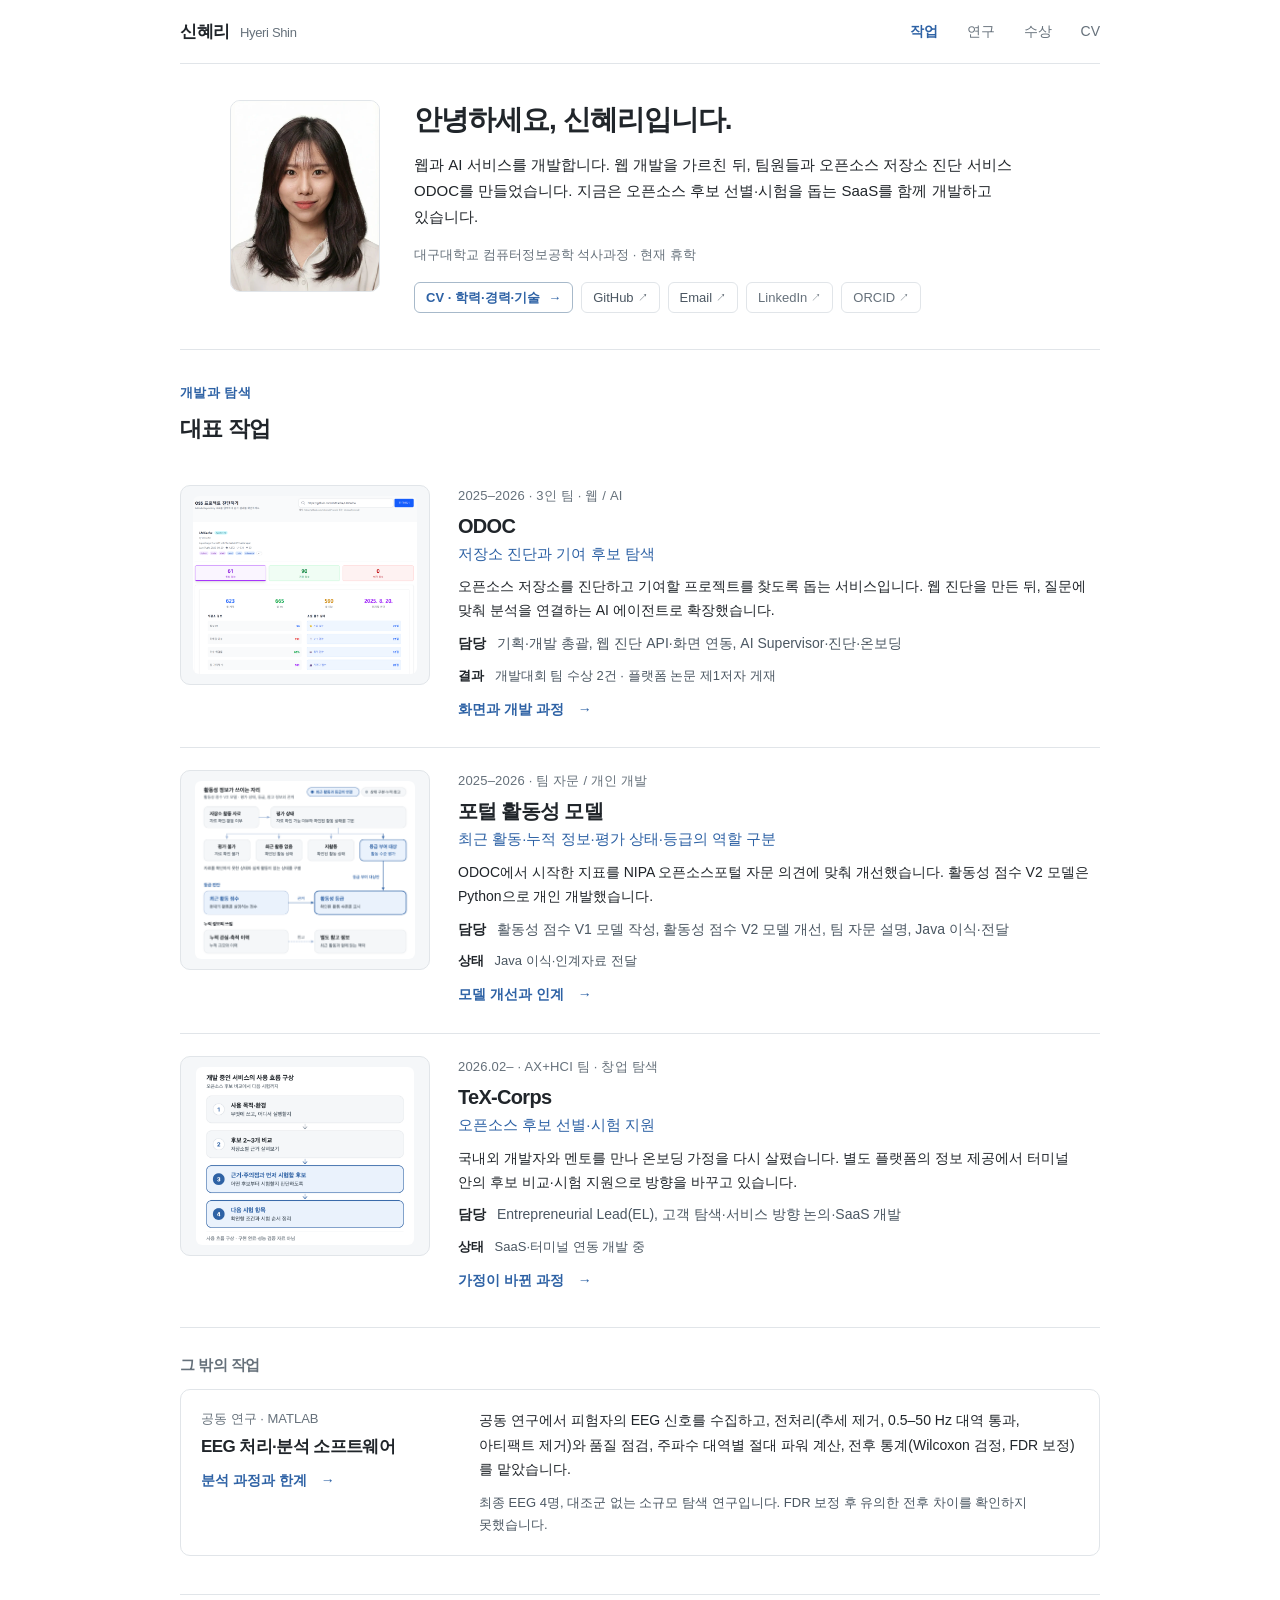
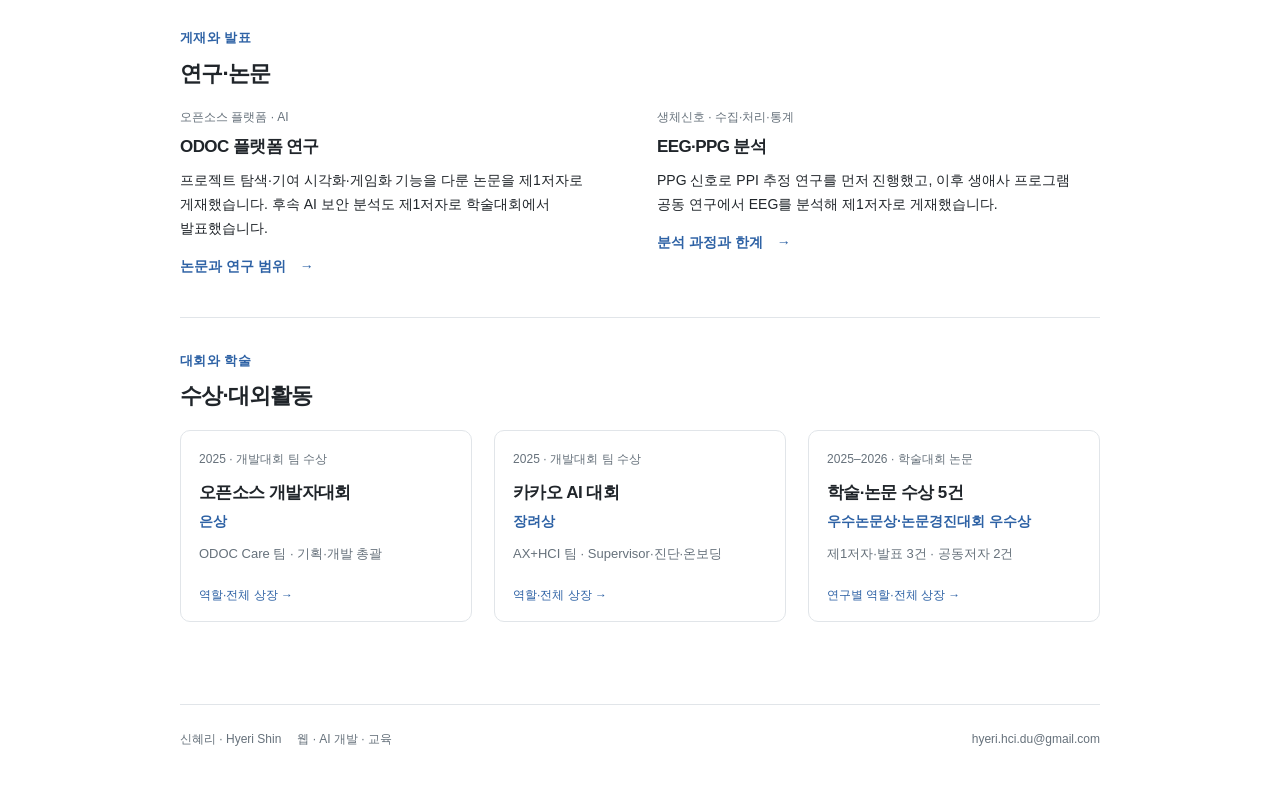
<file: index.html>
<!doctype html>
<html lang="ko">
<head>
<meta charset="utf-8">
<meta name="viewport" content="width=device-width, initial-scale=1">
<meta name="description" content="ODOC의 웹 진단·상위 에이전트 개발, Java·Spring·React 기반 웹 개발 교육과 고객 탐색 기반 SaaS 개발 경험을 담은 신혜리의 포트폴리오.">
<meta name="color-scheme" content="light">
<title>신혜리 · 웹·AI 서비스를 만드는 개발자</title>
<link rel="stylesheet" href="styles.css">
</head>
<body>
<a class="skip-link" href="#main">본문으로 바로가기</a>
<header class="site-header"><div class="header-inner"><a class="brand" href="./">신혜리<span>Hyeri Shin</span></a><nav aria-label="주요 메뉴"><a href="./#work" aria-current="page">작업</a><a href="research.html">연구</a><a href="awards.html">수상</a><a href="cv.html">CV</a></nav></div></header>
<main id="main">
<section class="hero page-width">
 <img class="portrait" src="assets/profile_web.webp" width="1824" height="2336" alt="신혜리 프로필 사진">
 <div class="hero-copy"><h1>안녕하세요, 신혜리입니다.</h1><p class="intro">웹과 AI 서비스를 개발합니다. 웹 개발을 가르친 뒤, 팀원들과 오픈소스 저장소 진단 서비스 ODOC를 만들었습니다. 지금은 오픈소스 후보 선별·시험을 돕는 SaaS를 함께 개발하고 있습니다.</p><p class="current-status">대구대학교 컴퓨터정보공학 석사과정 · 현재 휴학</p><nav class="hero-actions" aria-label="이력과 연락"><a class="text-link" href="cv.html">CV · 학력·경력·기술 <span aria-hidden="true">→</span></a><a href="https://github.com/Hyeri-hci" target="_blank" rel="noopener noreferrer">GitHub<span class="external" aria-hidden="true">↗</span></a><a href="mailto:hyeri.hci.du@gmail.com" target="_blank" rel="noopener noreferrer">Email<span class="external" aria-hidden="true">↗</span></a><a class="secondary-link" href="https://www.linkedin.com/in/hyerishin1101/" target="_blank" rel="noopener noreferrer">LinkedIn<span class="external" aria-hidden="true">↗</span></a><a class="secondary-link" href="https://orcid.org/0009-0001-1684-4633" target="_blank" rel="noopener noreferrer">ORCID<span class="external" aria-hidden="true">↗</span></a></nav></div>
</section>
<section class="page-width section-block" id="work" aria-labelledby="work-heading">
 <div class="section-heading"><p class="eyebrow">개발과 탐색</p><h2 id="work-heading">대표 작업</h2></div>
 <article class="work-row"><a class="work-thumb" href="projects/odoc.html"><img src="assets/odoc-web-url-and-diagnosis.png" alt="ODOC 웹 버전의 저장소 URL 진단 화면" width="1640" height="1305" loading="lazy"></a><div class="work-copy"><p class="work-meta">2025–2026 · 3인 팀 · 웹 / AI</p><h3><a href="projects/odoc.html">ODOC</a></h3><p class="work-subtitle">저장소 진단과 기여 후보 탐색</p><p>오픈소스 저장소를 진단하고 기여할 프로젝트를 찾도록 돕는 서비스입니다. 웹 진단을 만든 뒤, 질문에 맞춰 분석을 연결하는 AI 에이전트로 확장했습니다.</p><p class="role-line"><strong>담당</strong> 기획·개발 총괄, 웹 진단 API·화면 연동, AI Supervisor·진단·온보딩</p><p class="result-line"><strong>결과</strong> 개발대회 팀 수상 2건 · 플랫폼 논문 제1저자 게재</p><a class="text-link" href="projects/odoc.html">화면과 개발 과정 <span aria-hidden="true">→</span></a></div></article>
 <article class="work-row"><a class="work-thumb workflow-thumb" href="projects/activity-model.html"><img src="assets/model_information_v3.png" alt="활동성 점수 V2 모델에서 최근 활동과 누적 정보, 평가 상태와 등급을 분리한 구조" width="1800" height="1458" loading="lazy"></a><div class="work-copy"><p class="work-meta">2025–2026 · 팀 자문 / 개인 개발</p><h3><a href="projects/activity-model.html">포털 활동성 모델</a></h3><p class="work-subtitle">최근 활동·누적 정보·평가 상태·등급의 역할 구분</p><p>ODOC에서 시작한 지표를 NIPA 오픈소스포털 자문 의견에 맞춰 개선했습니다. 활동성 점수 V2 모델은 Python으로 개인 개발했습니다.</p><p class="role-line"><strong>담당</strong> 활동성 점수 V1 모델 작성, 활동성 점수 V2 모델 개선, 팀 자문 설명, Java 이식·전달</p><p class="status-line"><strong>상태</strong> Java 이식·인계자료 전달</p><a class="text-link" href="projects/activity-model.html">모델 개선과 인계 <span aria-hidden="true">→</span></a></div></article>
 <article class="work-row"><div><a class="work-thumb workflow-thumb" href="projects/tex-corps.html"><img src="assets/tex_workflow_v3.png" alt="목적과 환경 입력부터 후보 비교, 근거와 우선 후보, 다음 시험 항목으로 이어지는 사용 흐름 구상" width="1500" height="1224" loading="lazy"></a></div><div class="work-copy"><p class="work-meta">2026.02– · AX+HCI 팀 · 창업 탐색</p><h3><a href="projects/tex-corps.html">TeX-Corps</a></h3><p class="work-subtitle">오픈소스 후보 선별·시험 지원</p><p>국내외 개발자와 멘토를 만나 온보딩 가정을 다시 살폈습니다. 별도 플랫폼의 정보 제공에서 터미널 안의 후보 비교·시험 지원으로 방향을 바꾸고 있습니다.</p><p class="role-line"><strong>담당</strong> Entrepreneurial Lead(EL), 고객 탐색·서비스 방향 논의·SaaS 개발</p><p class="status-line"><strong>상태</strong> SaaS·터미널 연동 개발 중</p><a class="text-link" href="projects/tex-corps.html">가정이 바뀐 과정 <span aria-hidden="true">→</span></a></div></article>
 <div class="other-work"><h3 class="other-work-title">그 밖의 작업</h3><article class="other-work-item"><div><p class="work-meta">공동 연구 · MATLAB</p><h4><a href="research.html#biosignals">EEG 처리·분석 소프트웨어</a></h4><a class="text-link" href="research.html#biosignals">분석 과정과 한계 <span aria-hidden="true">→</span></a></div><div><p>공동 연구에서 피험자의 EEG 신호를 수집하고, 전처리(추세 제거, 0.5–50 Hz 대역 통과, 아티팩트 제거)와 품질 점검, 주파수 대역별 절대 파워 계산, 전후 통계(Wilcoxon 검정, FDR 보정)를 맡았습니다.</p><p class="status-line">최종 EEG 4명, 대조군 없는 소규모 탐색 연구입니다. FDR 보정 후 유의한 전후 차이를 확인하지 못했습니다.</p></div></article></div>
</section>
<section class="page-width section-block" aria-labelledby="research-heading"><div class="section-heading"><p class="eyebrow">게재와 발표</p><h2 id="research-heading">연구·논문</h2></div><div class="two-column"><article class="summary-block"><p class="small-meta">오픈소스 플랫폼 · AI</p><h3><a href="research.html#odoc">ODOC 플랫폼 연구</a></h3><p>프로젝트 탐색·기여 시각화·게임화 기능을 다룬 논문을 제1저자로 게재했습니다. 후속 AI 보안 분석도 제1저자로 학술대회에서 발표했습니다.</p><a class="text-link" href="research.html#odoc">논문과 연구 범위 <span aria-hidden="true">→</span></a></article><article class="summary-block"><p class="small-meta">생체신호 · 수집·처리·통계</p><h3><a href="research.html#biosignals">EEG·PPG 분석</a></h3><p>PPG 신호로 PPI 추정 연구를 먼저 진행했고, 이후 생애사 프로그램 공동 연구에서 EEG를 분석해 제1저자로 게재했습니다.</p><a class="text-link" href="research.html#biosignals">분석 과정과 한계 <span aria-hidden="true">→</span></a></article></div></section>
<section class="page-width section-block" aria-labelledby="awards-heading"><div class="section-heading"><p class="eyebrow">대회와 학술</p><h2 id="awards-heading">수상·대외활동</h2></div><div class="award-entry-grid"><a class="award-entry" href="awards.html#oss"><span class="record-date">2025 · 개발대회 팀 수상</span><h3>오픈소스 개발자대회</h3><p class="award-name">은상</p><p>ODOC Care 팀 · 기획·개발 총괄</p><span class="entry-link">역할·전체 상장 →</span></a><a class="award-entry" href="awards.html#kakao"><span class="record-date">2025 · 개발대회 팀 수상</span><h3>카카오 AI 대회</h3><p class="award-name">장려상</p><p>AX+HCI 팀 · Supervisor·진단·온보딩</p><span class="entry-link">역할·전체 상장 →</span></a><a class="award-entry" href="awards.html#academic"><span class="record-date">2025–2026 · 학술대회 논문</span><h3>학술·논문 수상 5건</h3><p class="award-name">우수논문상·논문경진대회 우수상</p><p>제1저자·발표 3건 · 공동저자 2건</p><span class="entry-link">연구별 역할·전체 상장 →</span></a></div></section></main>
<footer class="site-footer"><div><a href="./">신혜리 · Hyeri Shin</a><span>웹 · AI 개발 · 교육</span></div><a href="mailto:hyeri.hci.du@gmail.com">hyeri.hci.du@gmail.com</a></footer>
</body>
</html>
</file>
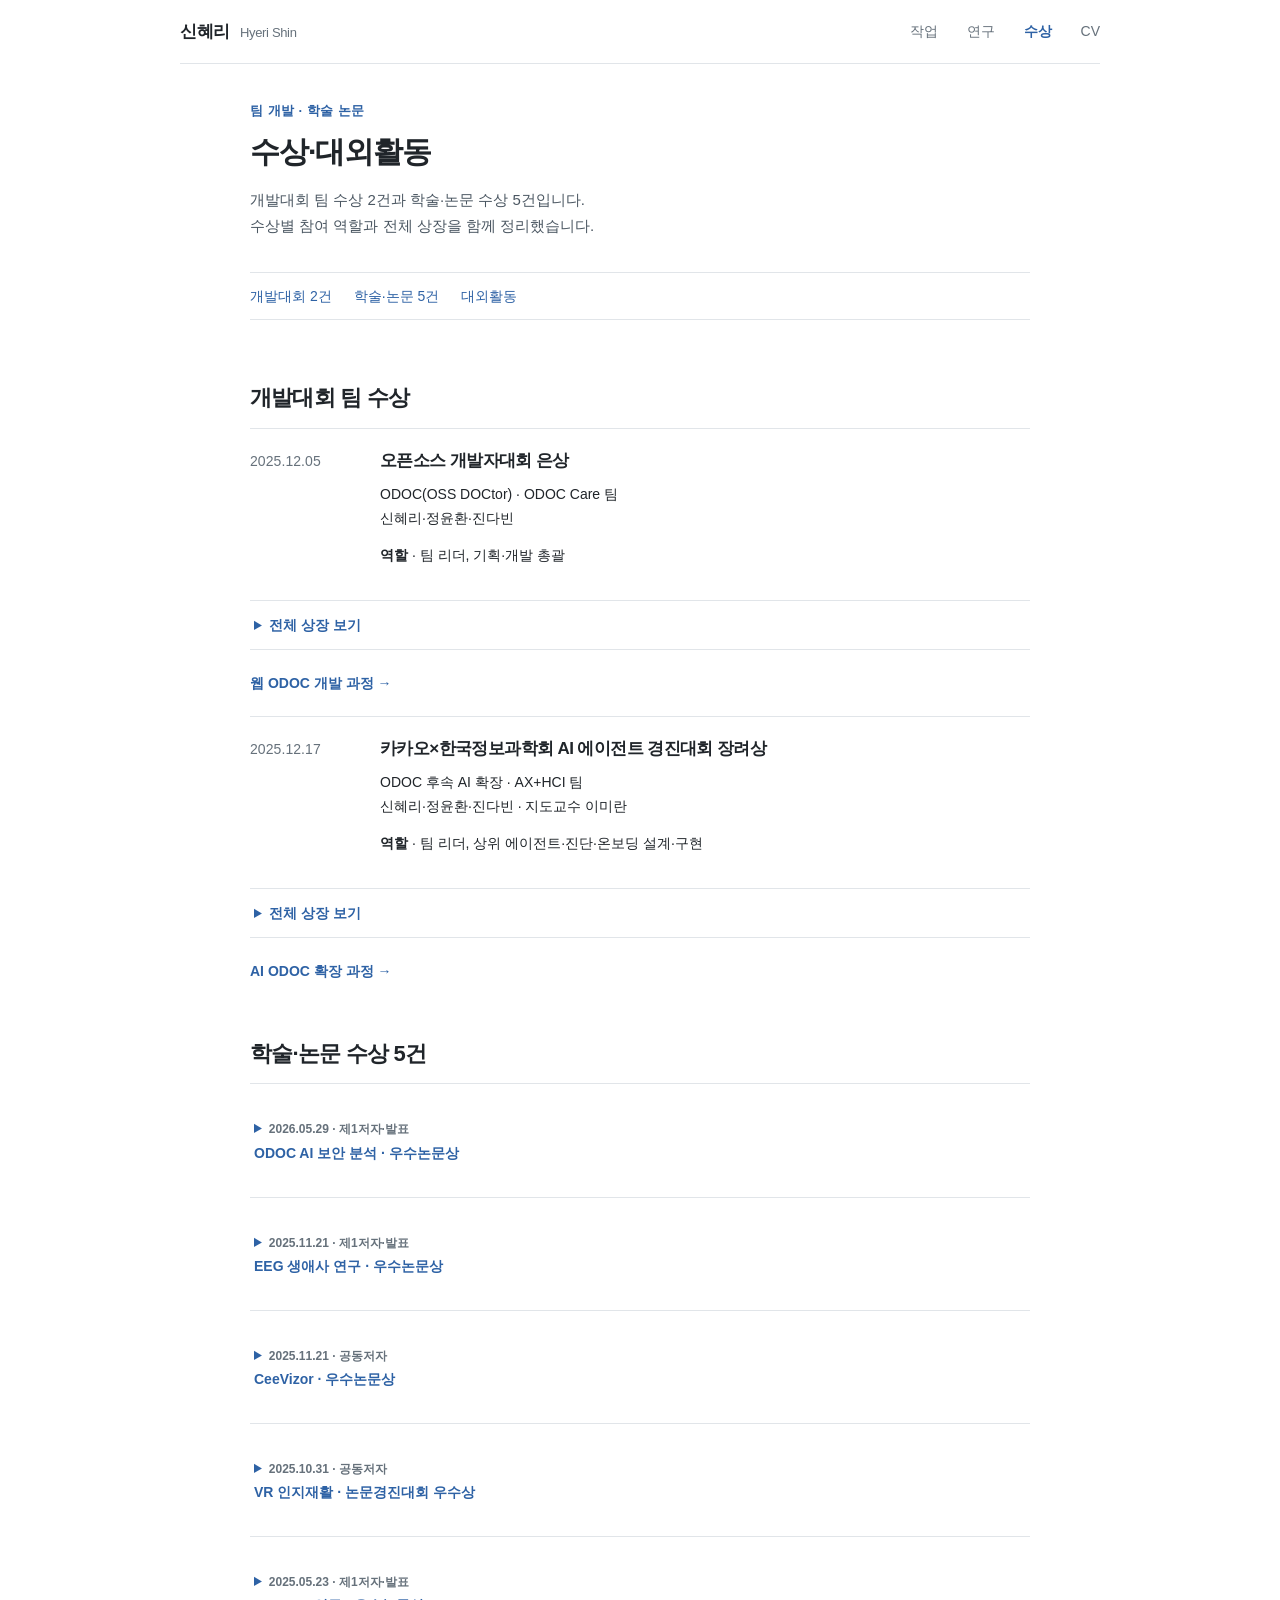
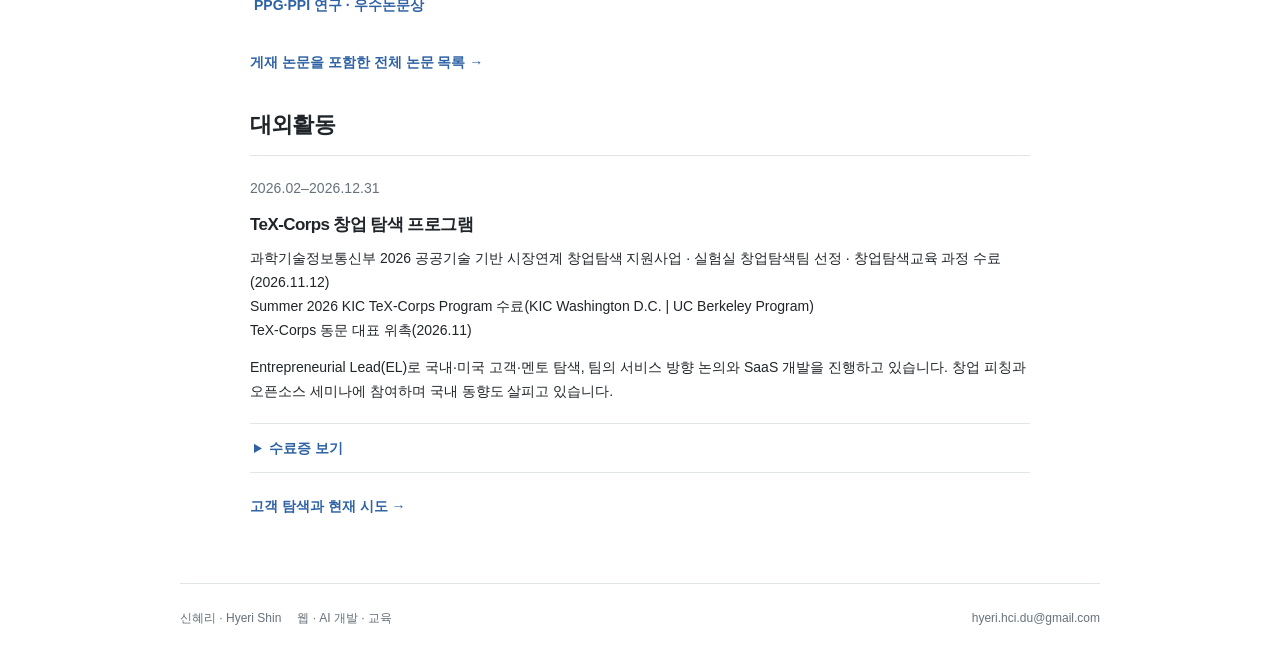
<file: awards.html>
<!doctype html>
<html lang="ko">
<head>
<meta charset="utf-8">
<meta name="viewport" content="width=device-width, initial-scale=1">
<meta name="description" content="개발대회 팀 수상 2건과 학술·논문 수상 5건, 참여 역할 및 전체 상장.">
<meta name="color-scheme" content="light">
<title>수상·대외활동 · 신혜리</title>
<link rel="stylesheet" href="styles.css">
</head>
<body>
<a class="skip-link" href="#main">본문으로 바로가기</a>
<header class="site-header"><div class="header-inner"><a class="brand" href="./">신혜리<span>Hyeri Shin</span></a><nav aria-label="주요 메뉴"><a href="./#work">작업</a><a href="research.html">연구</a><a href="awards.html" aria-current="page">수상</a><a href="cv.html">CV</a></nav></div></header>
<main id="main">
<div class="page-width document-page"><header class="page-heading"><p class="eyebrow">팀 개발 · 학술 논문</p><h1>수상·대외활동</h1><p class="lead">개발대회 팀 수상 2건과 학술·논문 수상 5건입니다.<br>수상별 참여 역할과 전체 상장을 함께 정리했습니다.</p></header><nav class="jump-links" aria-label="수상 구분"><a href="#development">개발대회 2건</a><a href="#academic">학술·논문 5건</a><a href="#activities">대외활동</a></nav>
<section class="award-group" id="development"><h2>개발대회 팀 수상</h2><article class="award-record" id="oss"><div class="award-summary"><p class="record-date">2025.12.05</p><div><h3>오픈소스 개발자대회 은상</h3><p>ODOC(OSS DOCtor) · ODOC Care 팀<br>신혜리·정윤환·진다빈</p><p><strong>역할</strong> · 팀 리더, 기획·개발 총괄</p></div></div><details><summary>전체 상장 보기</summary><div class="detail-body"><figure class="award-image"><a class="image-link" href="assets/award-20251205-oss-full.png" target="_blank" rel="noopener noreferrer" aria-label="2025 오픈소스 개발자대회 은상 원본 상장 전체 면 — 원본 이미지 열기"><img src="assets/award-20251205-oss-full.png" width="1132" height="1600" alt="2025 오픈소스 개발자대회 은상 원본 상장 전체 면" loading="lazy"></a></figure></div></details><a class="text-link" href="projects/odoc.html#web">웹 ODOC 개발 과정 →</a></article><article class="award-record" id="kakao"><div class="award-summary"><p class="record-date">2025.12.17</p><div><h3>카카오×한국정보과학회 AI 에이전트 경진대회 장려상</h3><p>ODOC 후속 AI 확장 · AX+HCI 팀<br>신혜리·정윤환·진다빈 · 지도교수 이미란</p><p><strong>역할</strong> · 팀 리더, 상위 에이전트·진단·온보딩 설계·구현</p></div></div><details><summary>전체 상장 보기</summary><div class="detail-body"><figure class="award-image"><a class="image-link" href="assets/award-20251217-kakao-full.png" target="_blank" rel="noopener noreferrer" aria-label="2025 카카오 한국정보과학회 AI 에이전트 경진대회 장려상 원본 상장 전체 면 — 원본 이미지 열기"><img src="assets/award-20251217-kakao-full.png" width="1162" height="1600" alt="2025 카카오 한국정보과학회 AI 에이전트 경진대회 장려상 원본 상장 전체 면" loading="lazy"></a></figure></div></details><a class="text-link" href="projects/odoc.html#ai">AI ODOC 확장 과정 →</a></article></section>
<section class="award-group" id="academic"><h2>학술·논문 수상 5건</h2><details class="award-record"><summary><span class="small-meta">2026.05.29 · 제1저자·발표</span><br>ODOC AI 보안 분석 · 우수논문상</summary><div class="detail-body"><p>2026 한국산업정보학회 춘계학술대회</p><h4>부분 스캔 환경에서 False-Clean 방지를 위한 ODOC AI Agent의 투명성 기반 보안 분석 아키텍처 제안</h4><p><strong>저자</strong> · 신혜리·진다빈·정윤환·이미란</p><p>관련 ODOC 프로젝트에서는 Supervisor·진단·온보딩 기능의 설계·구현을 맡았습니다. 이후 졸업논문 연구를 위해 OSV 구조를 반영해 보안 분석을 확장했습니다.</p><figure class="award-image"><a class="image-link" href="assets/award-20260529-odoc_academic-full.png" target="_blank" rel="noopener noreferrer" aria-label="ODOC AI 보안 분석 · 우수논문상 원본 상장 전체 면 — 원본 이미지 열기"><img src="assets/award-20260529-odoc_academic-full.png" width="1132" height="1600" alt="ODOC AI 보안 분석 · 우수논문상 원본 상장 전체 면" loading="lazy"></a></figure></div></details><details class="award-record"><summary><span class="small-meta">2025.11.21 · 제1저자·발표</span><br>EEG 생애사 연구 · 우수논문상</summary><div class="detail-body"><p>2025 한국산업정보학회 추계학술대회</p><h4>뇌파·심리 지표 기반 고령층 생애사 프로그램의 정서 안정 효과 분석</h4><p><strong>저자</strong> · 신혜리·전승화·성희자·이미란</p><p><strong>참여 역할</strong> · 신호 수집·소프트웨어·검증·통계 분석</p><figure class="award-image"><a class="image-link" href="assets/award-20251121-eeg-full.png" target="_blank" rel="noopener noreferrer" aria-label="EEG 생애사 연구 · 우수논문상 원본 상장 전체 면 — 원본 이미지 열기"><img src="assets/award-20251121-eeg-full.png" width="1131" height="1600" alt="EEG 생애사 연구 · 우수논문상 원본 상장 전체 면" loading="lazy"></a></figure></div></details><details class="award-record"><summary><span class="small-meta">2025.11.21 · 공동저자</span><br>CeeVizor · 우수논문상</summary><div class="detail-body"><p>2025 한국산업정보학회 추계학술대회</p><h4>CeeVizor: C언어 메모리 구조의 시각화를 통한 교육 지원 도구 개발</h4><p><strong>저자</strong> · 김현송·신혜리·김병모·허준혁·최강우·이미란</p><figure class="award-image"><a class="image-link" href="assets/award-20251121-ceevizor-full.png" target="_blank" rel="noopener noreferrer" aria-label="CeeVizor · 우수논문상 원본 상장 전체 면 — 원본 이미지 열기"><img src="assets/award-20251121-ceevizor-full.png" width="1131" height="1600" alt="CeeVizor · 우수논문상 원본 상장 전체 면" loading="lazy"></a></figure></div></details><details class="award-record"><summary><span class="small-meta">2025.10.31 · 공동저자</span><br>VR 인지재활 · 논문경진대회 우수상</summary><div class="detail-body"><p>한국재활복지공학회 제19회 정기학술대회 학부생논문경진대회</p><h4>컴퓨터기반 인지 재활의 생태학적 효용성 문제를 해결하기 위한 VR 인지재활</h4><p><strong>저자</strong> · 정윤환·진다빈·신혜리·이미란</p><figure class="award-image"><a class="image-link" href="assets/award-20251031-vr-full.png" target="_blank" rel="noopener noreferrer" aria-label="VR 인지재활 · 논문경진대회 우수상 원본 상장 전체 면 — 원본 이미지 열기"><img src="assets/award-20251031-vr-full.png" width="1124" height="1600" alt="VR 인지재활 · 논문경진대회 우수상 원본 상장 전체 면" loading="lazy"></a></figure></div></details><details class="award-record"><summary><span class="small-meta">2025.05.23 · 제1저자·발표</span><br>PPG·PPI 연구 · 우수논문상</summary><div class="detail-body"><p>2025 한국산업정보학회 춘계학술대회</p><h4>통계적 방법 기반의 PPG 신호 이상치 탐지 및 제거를 통한 안정적인 PPI 추정 연구</h4><p><strong>저자</strong> · 신혜리·이미란</p><figure class="award-image"><a class="image-link" href="assets/award-20250523-ppg-full.png" target="_blank" rel="noopener noreferrer" aria-label="PPG·PPI 연구 · 우수논문상 원본 상장 전체 면 — 원본 이미지 열기"><img src="assets/award-20250523-ppg-full.png" width="1131" height="1600" alt="PPG·PPI 연구 · 우수논문상 원본 상장 전체 면" loading="lazy"></a></figure></div></details><a class="text-link" href="cv.html#publications">게재 논문을 포함한 전체 논문 목록 →</a></section><section class="award-group" id="activities"><h2>대외활동</h2><article class="award-record" id="texcorps"><p class="record-date">2026.02–2026.12.31</p><h3>TeX-Corps 창업 탐색 프로그램</h3><p>과학기술정보통신부 2026 공공기술 기반 시장연계 창업탐색 지원사업 · 실험실 창업탐색팀 선정 · 창업탐색교육 과정 수료(2026.11.12)<br>Summer 2026 KIC TeX-Corps Program 수료(KIC Washington D.C. | UC Berkeley Program)<br>TeX-Corps 동문 대표 위촉(2026.11)</p><p>Entrepreneurial Lead(EL)로 국내·미국 고객·멘토 탐색, 팀의 서비스 방향 논의와 SaaS 개발을 진행하고 있습니다. 창업 피칭과 오픈소스 세미나에 참여하며 국내 동향도 살피고 있습니다.</p><details><summary>수료증 보기</summary><div class="detail-body"><figure class="award-image"><a class="image-link" href="assets/certificate-20261112-texcorps-full.png" target="_blank" rel="noopener noreferrer" aria-label="2026 공공기술 기반 시장연계 창업탐색 지원사업 창업탐색교육 과정 수료증 — 원본 이미지 열기"><img src="assets/certificate-20261112-texcorps-full.png" width="1150" height="1600" alt="2026 공공기술 기반 시장연계 창업탐색 지원사업 창업탐색교육 과정 수료증" loading="lazy"></a></figure><figure class="award-image"><a class="image-link" href="assets/certificate-2026summer-kic-texcorps-full.png" target="_blank" rel="noopener noreferrer" aria-label="Summer 2026 KIC TeX-Corps Program 수료증 — 원본 이미지 열기"><img src="assets/certificate-2026summer-kic-texcorps-full.png" width="1840" height="1350" alt="Summer 2026 KIC TeX-Corps Program 수료증" loading="lazy"></a></figure></div></details><a class="text-link" href="projects/tex-corps.html">고객 탐색과 현재 시도 →</a></article></section></div></main>
<footer class="site-footer"><div><a href="./">신혜리 · Hyeri Shin</a><span>웹 · AI 개발 · 교육</span></div><a href="mailto:hyeri.hci.du@gmail.com">hyeri.hci.du@gmail.com</a></footer>
</body>
</html>
</file>
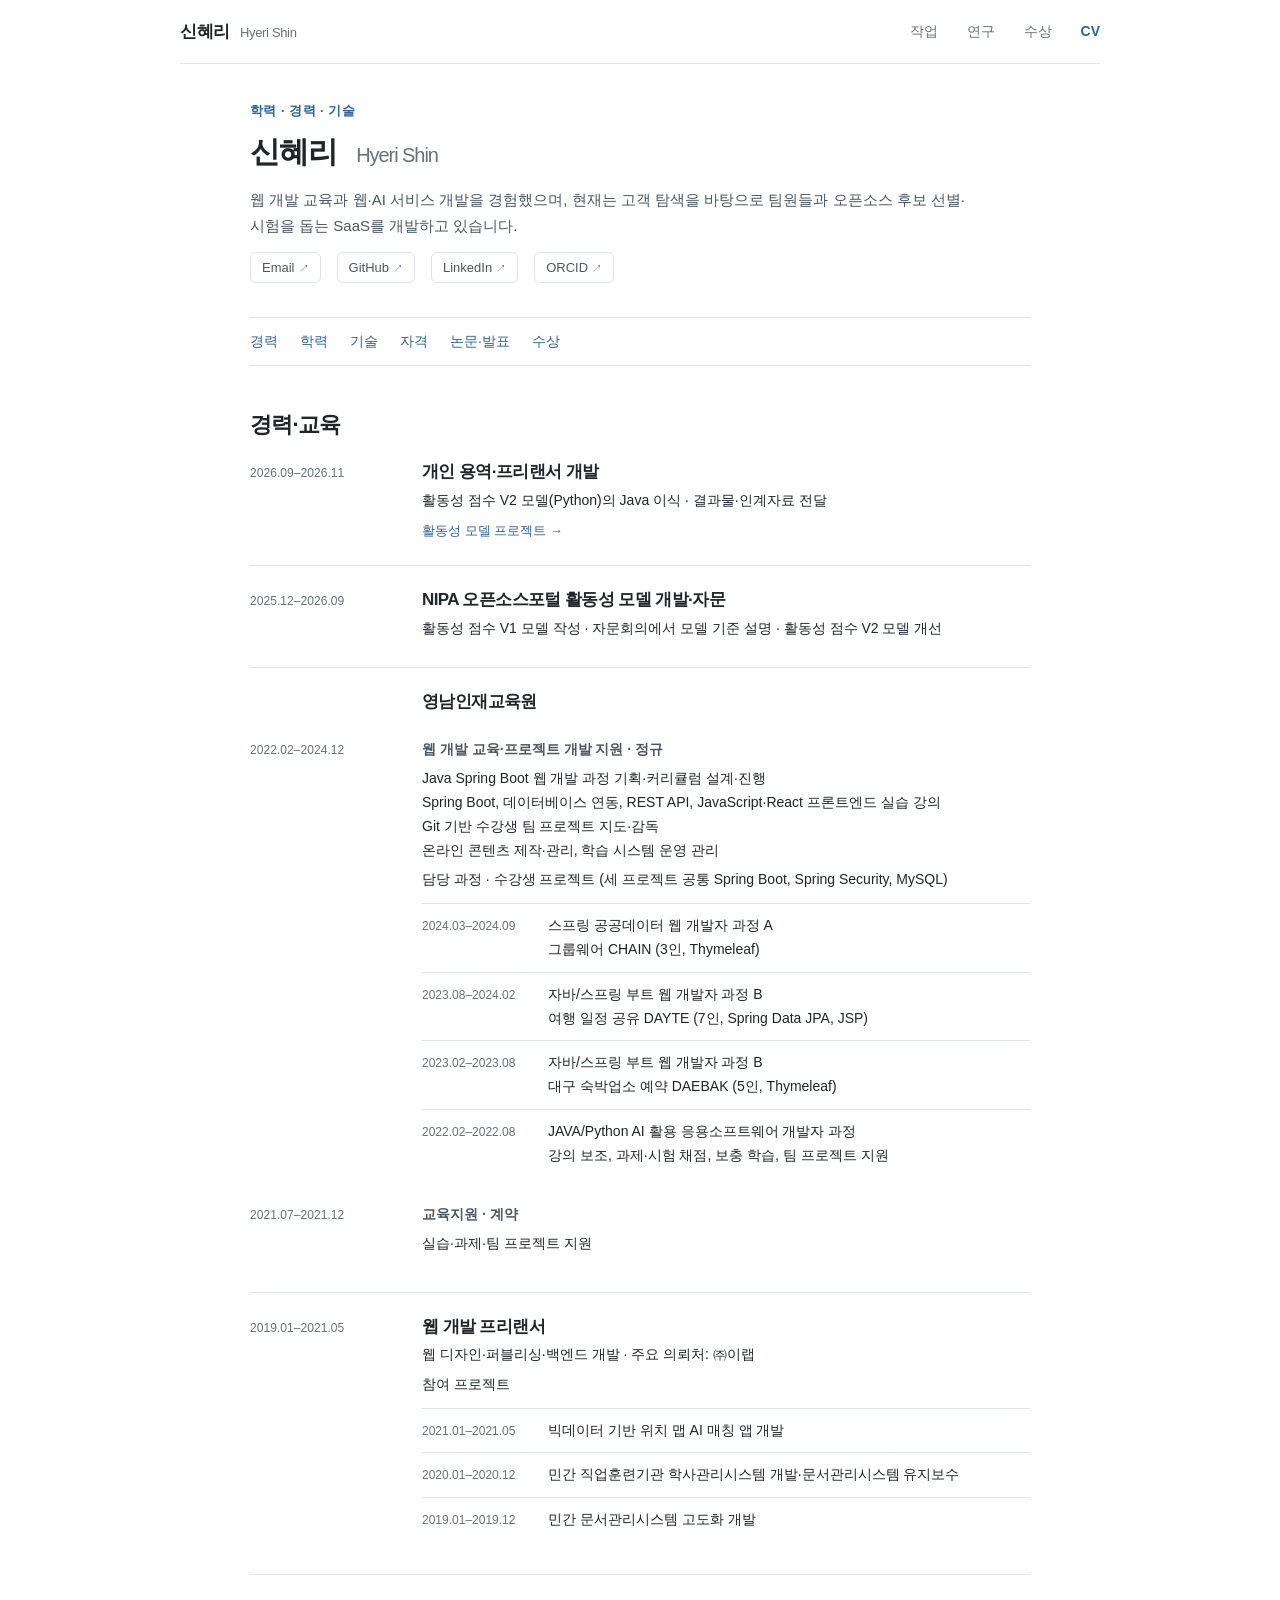
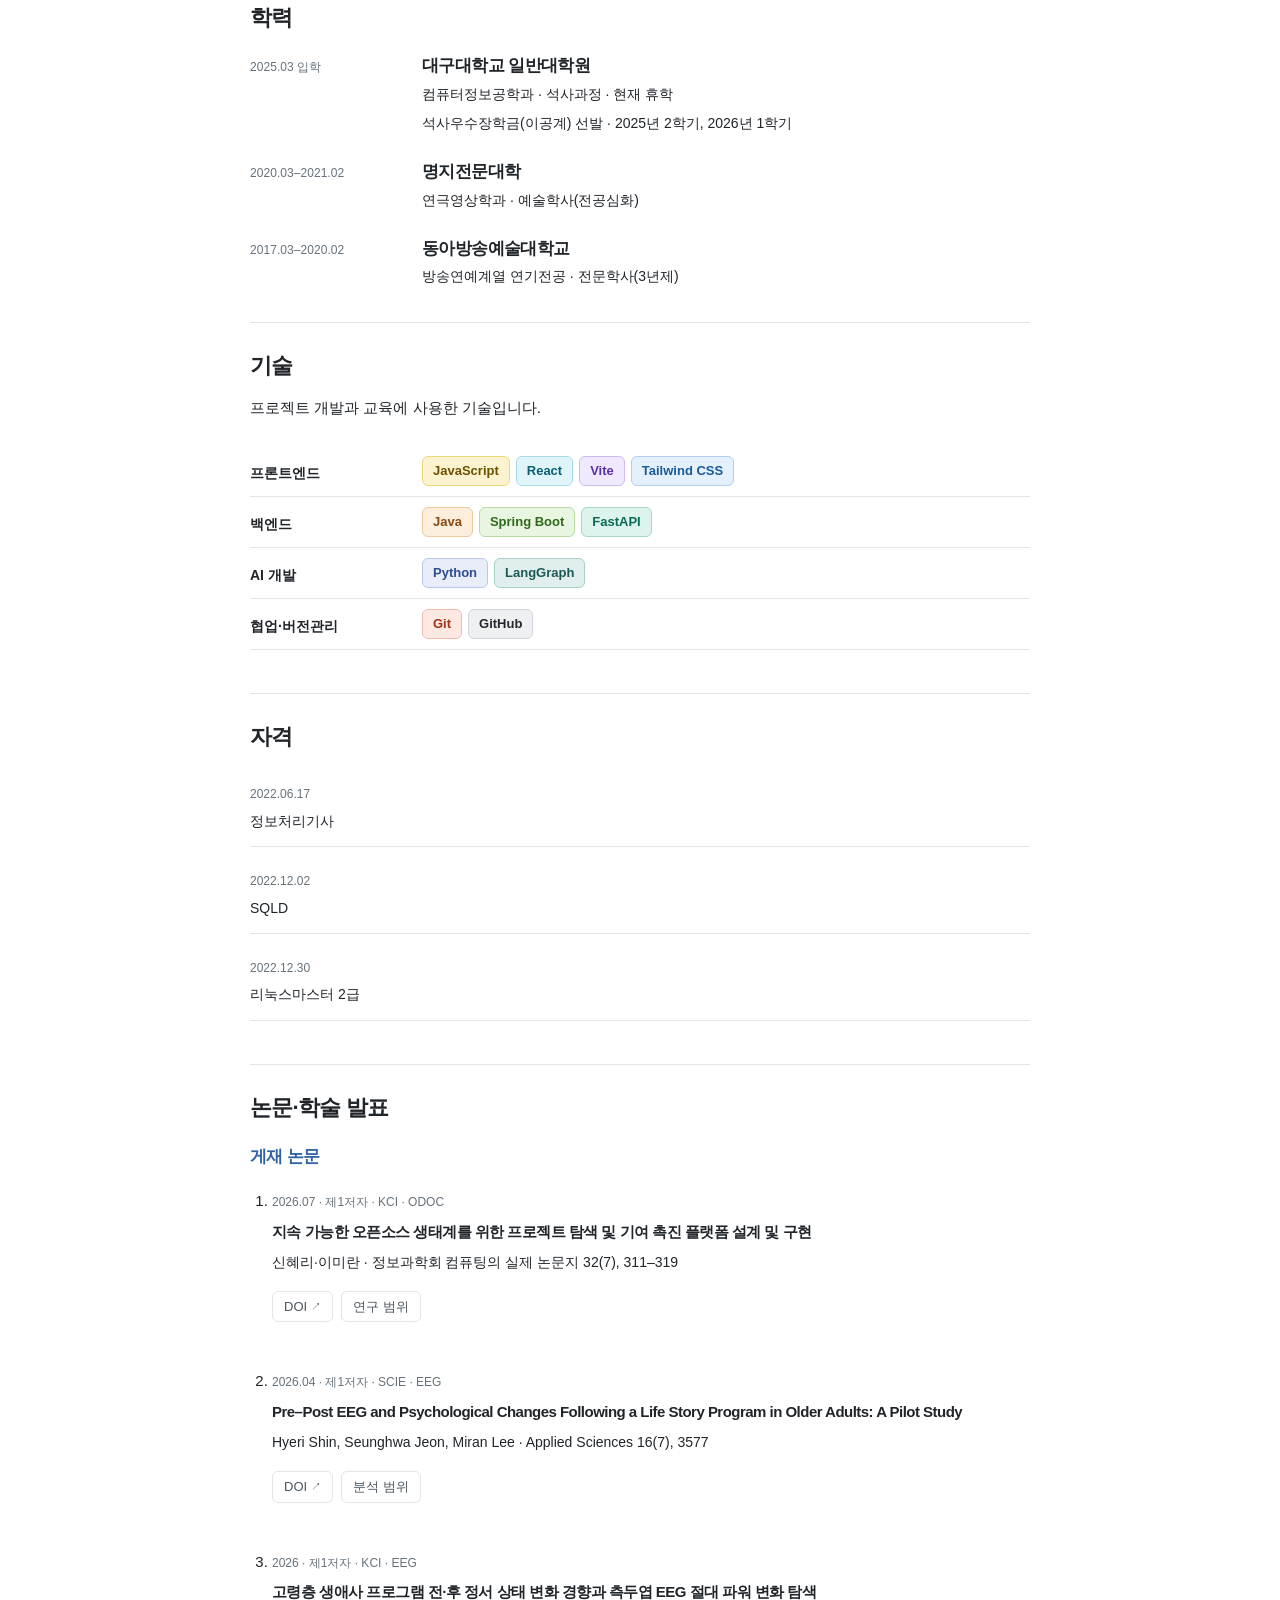
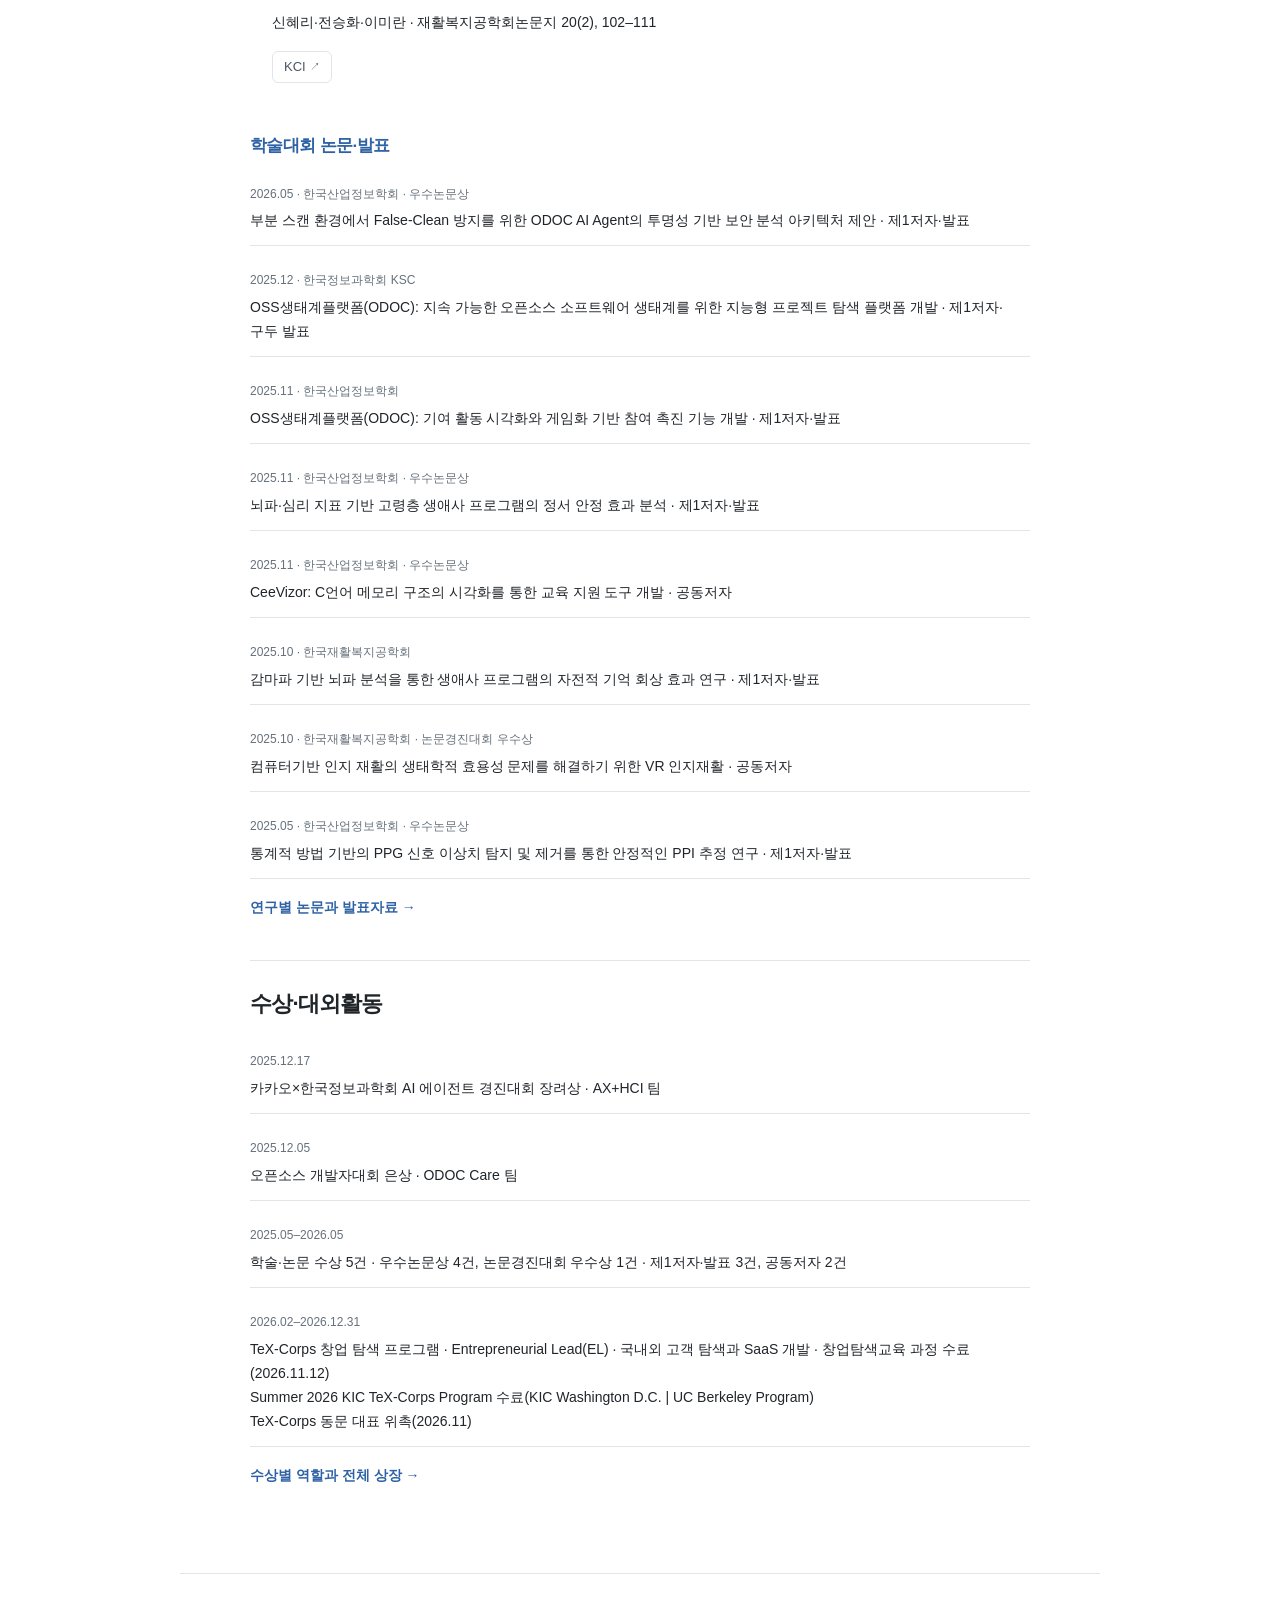
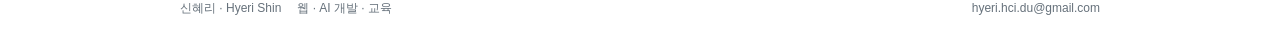
<file: cv.html>
<!doctype html>
<html lang="ko">
<head>
<meta charset="utf-8">
<meta name="viewport" content="width=device-width, initial-scale=1">
<meta name="description" content="신혜리의 경력·학력·기술·논문과 수상 기록.">
<meta name="color-scheme" content="light">
<title>CV · 신혜리</title>
<link rel="stylesheet" href="styles.css">
</head>
<body>
<a class="skip-link" href="#main">본문으로 바로가기</a>
<header class="site-header"><div class="header-inner"><a class="brand" href="./">신혜리<span>Hyeri Shin</span></a><nav aria-label="주요 메뉴"><a href="./#work">작업</a><a href="research.html">연구</a><a href="awards.html">수상</a><a href="cv.html" aria-current="page">CV</a></nav></div></header>
<main id="main">
<div class="page-width document-page"><header class="page-heading"><p class="eyebrow">학력 · 경력 · 기술</p><h1>신혜리 <span class="latin-name">Hyeri Shin</span></h1><p class="lead">웹 개발 교육과 웹·AI 서비스 개발을 경험했으며, 현재는 고객 탐색을 바탕으로 팀원들과 오픈소스 후보 선별·시험을 돕는 SaaS를 개발하고 있습니다.</p><div class="contact-links"><a href="mailto:hyeri.hci.du@gmail.com" target="_blank" rel="noopener noreferrer">Email<span class="external" aria-hidden="true">↗</span></a> · <a href="https://github.com/Hyeri-hci" target="_blank" rel="noopener noreferrer">GitHub<span class="external" aria-hidden="true">↗</span></a> · <a href="https://www.linkedin.com/in/hyerishin1101/" target="_blank" rel="noopener noreferrer">LinkedIn<span class="external" aria-hidden="true">↗</span></a> · <a href="https://orcid.org/0009-0001-1684-4633" target="_blank" rel="noopener noreferrer">ORCID<span class="external" aria-hidden="true">↗</span></a></div></header>
<nav class="jump-links" aria-label="CV 내용"><a href="#experience">경력</a><a href="#education">학력</a><a href="#skills">기술</a><a href="#certifications">자격</a><a href="#publications">논문·발표</a><a href="#awards">수상</a></nav>
<section class="cv-section" id="experience"><h2>경력·교육</h2><div class="cv-record"><p class="record-date">2026.09–2026.11</p><div><h3>개인 용역·프리랜서 개발</h3><p>활동성 점수 V2 모델(Python)의 Java 이식 · 결과물·인계자료 전달</p><a href="projects/activity-model.html">활동성 모델 프로젝트 →</a></div></div><div class="cv-record"><p class="record-date">2025.12–2026.09</p><div><h3>NIPA 오픈소스포털 활동성 모델 개발·자문</h3><p>활동성 점수 V1 모델 작성 · 자문회의에서 모델 기준 설명 · 활동성 점수 V2 모델 개선</p></div></div><div class="cv-institution"><h3>영남인재교육원</h3><div class="cv-role-row"><p class="record-date">2022.02–2024.12</p><div><p class="position">웹 개발 교육·프로젝트 개발 지원 · 정규</p><p>Java Spring Boot 웹 개발 과정 기획·커리큘럼 설계·진행<br>Spring Boot, 데이터베이스 연동, REST API, JavaScript·React 프론트엔드 실습 강의<br>Git 기반 수강생 팀 프로젝트 지도·감독<br>온라인 콘텐츠 제작·관리, 학습 시스템 운영 관리</p><p>담당 과정 · 수강생 프로젝트 (세 프로젝트 공통 Spring&nbsp;Boot, Spring&nbsp;Security, MySQL)</p><ul class="course-list"><li><span>2024.03–2024.09</span><p>스프링 공공데이터 웹 개발자 과정 A<br>그룹웨어 CHAIN (3인, Thymeleaf)</p></li><li><span>2023.08–2024.02</span><p>자바/스프링 부트 웹 개발자 과정 B<br>여행 일정 공유 DAYTE (7인, Spring&nbsp;Data&nbsp;JPA, JSP)</p></li><li><span>2023.02–2023.08</span><p>자바/스프링 부트 웹 개발자 과정 B<br>대구 숙박업소 예약 DAEBAK (5인, Thymeleaf)</p></li><li><span>2022.02–2022.08</span><p>JAVA/Python AI 활용 응용소프트웨어 개발자 과정<br>강의 보조, 과제·시험 채점, 보충 학습, 팀 프로젝트 지원</p></li></ul></div></div><div class="cv-role-row"><p class="record-date">2021.07–2021.12</p><div><p class="position">교육지원 · 계약</p><p>실습·과제·팀 프로젝트 지원</p></div></div></div><div class="cv-record"><p class="record-date">2019.01–2021.05</p><div><h3>웹 개발 프리랜서</h3><p>웹 디자인·퍼블리싱·백엔드 개발 · 주요 의뢰처: ㈜이랩</p><p>참여 프로젝트</p><ul class="course-list"><li><span>2021.01–2021.05</span><p>빅데이터 기반 위치 맵 AI 매칭 앱 개발</p></li><li><span>2020.01–2020.12</span><p>민간 직업훈련기관 학사관리시스템 개발·문서관리시스템 유지보수</p></li><li><span>2019.01–2019.12</span><p>민간 문서관리시스템 고도화 개발</p></li></ul></div></div></section>
<section class="cv-section" id="education"><h2>학력</h2><div class="cv-record"><p class="record-date">2025.03 입학</p><div><h3>대구대학교 일반대학원</h3><p>컴퓨터정보공학과 · 석사과정 · 현재 휴학</p><p>석사우수장학금(이공계) 선발 · 2025년&nbsp;2학기, 2026년&nbsp;1학기</p></div></div><div class="cv-record"><p class="record-date">2020.03–2021.02</p><div><h3>명지전문대학</h3><p>연극영상학과 · 예술학사(전공심화)</p></div></div><div class="cv-record"><p class="record-date">2017.03–2020.02</p><div><h3>동아방송예술대학교</h3><p>방송연예계열 연기전공 · 전문학사(3년제)</p></div></div></section>
<section class="cv-section" id="skills"><h2>기술</h2><p>프로젝트 개발과 교육에 사용한 기술입니다.</p><dl class="skill-list"><div><dt>프론트엔드</dt><dd class="tech-badges"><span class="tech-badge tb-js">JavaScript</span><span class="tech-badge tb-react">React</span><span class="tech-badge tb-vite">Vite</span><span class="tech-badge tb-tailwind">Tailwind CSS</span></dd></div><div><dt>백엔드</dt><dd class="tech-badges"><span class="tech-badge tb-java">Java</span><span class="tech-badge tb-spring">Spring Boot</span><span class="tech-badge tb-fastapi">FastAPI</span></dd></div><div><dt>AI 개발</dt><dd class="tech-badges"><span class="tech-badge tb-python">Python</span><span class="tech-badge tb-langgraph">LangGraph</span></dd></div><div><dt>협업·버전관리</dt><dd class="tech-badges"><span class="tech-badge tb-git">Git</span><span class="tech-badge tb-github">GitHub</span></dd></div></dl></section>
<section class="cv-section" id="certifications"><h2>자격</h2><ul class="plain-records"><li><span>2022.06.17</span><p>정보처리기사</p></li><li><span>2022.12.02</span><p>SQLD</p></li><li><span>2022.12.30</span><p>리눅스마스터 2급</p></li></ul></section><section class="cv-section" id="publications"><h2>논문·학술 발표</h2><h3 class="subsection-title">게재 논문</h3><ol class="publication-list"><li><p class="record-meta">2026.07 · 제1저자 · KCI · ODOC</p><h4>지속 가능한 오픈소스 생태계를 위한 프로젝트 탐색 및 기여 촉진 플랫폼 설계 및 구현</h4><p>신혜리·이미란 · 정보과학회 컴퓨팅의 실제 논문지 32(7), 311–319</p><div class="resource-links"><a href="https://doi.org/10.5626/KTCP.2026.32.7.311" target="_blank" rel="noopener noreferrer">DOI<span class="external" aria-hidden="true">↗</span></a><a href="research.html#odoc">연구 범위</a></div></li><li><p class="record-meta">2026.04 · 제1저자 · SCIE · EEG</p><h4>Pre–Post EEG and Psychological Changes Following a Life Story Program in Older Adults: A Pilot Study</h4><p>Hyeri Shin, Seunghwa Jeon, Miran Lee · Applied Sciences 16(7), 3577</p><div class="resource-links"><a href="https://doi.org/10.3390/app16073577" target="_blank" rel="noopener noreferrer">DOI<span class="external" aria-hidden="true">↗</span></a><a href="research.html#biosignals">분석 범위</a></div></li><li><p class="record-meta">2026 · 제1저자 · KCI · EEG</p><h4>고령층 생애사 프로그램 전·후 정서 상태 변화 경향과 측두엽 EEG 절대 파워 변화 탐색</h4><p>신혜리·전승화·이미란 · 재활복지공학회논문지 20(2), 102–111</p><div class="resource-links"><a href="https://www.kci.go.kr/kciportal/ci/sereArticleSearch/ciSereArtiView.kci?sereArticleSearchBean.artiId=ART003340624" target="_blank" rel="noopener noreferrer">KCI<span class="external" aria-hidden="true">↗</span></a></div></li></ol><h3 class="subsection-title">학술대회 논문·발표</h3><ul class="plain-records"><li><span>2026.05 · 한국산업정보학회 · 우수논문상</span><p>부분 스캔 환경에서 False-Clean 방지를 위한 ODOC AI Agent의 투명성 기반 보안 분석 아키텍처 제안 · 제1저자·발표</p></li><li><span>2025.12 · 한국정보과학회 KSC</span><p>OSS생태계플랫폼(ODOC): 지속 가능한 오픈소스 소프트웨어 생태계를 위한 지능형 프로젝트 탐색 플랫폼 개발 · 제1저자·구두 발표</p></li><li><span>2025.11 · 한국산업정보학회</span><p>OSS생태계플랫폼(ODOC): 기여 활동 시각화와 게임화 기반 참여 촉진 기능 개발 · 제1저자·발표</p></li><li><span>2025.11 · 한국산업정보학회 · 우수논문상</span><p>뇌파·심리 지표 기반 고령층 생애사 프로그램의 정서 안정 효과 분석 · 제1저자·발표</p></li><li><span>2025.11 · 한국산업정보학회 · 우수논문상</span><p>CeeVizor: C언어 메모리 구조의 시각화를 통한 교육 지원 도구 개발 · 공동저자</p></li><li><span>2025.10 · 한국재활복지공학회</span><p>감마파 기반 뇌파 분석을 통한 생애사 프로그램의 자전적 기억 회상 효과 연구 · 제1저자·발표</p></li><li><span>2025.10 · 한국재활복지공학회 · 논문경진대회 우수상</span><p>컴퓨터기반 인지 재활의 생태학적 효용성 문제를 해결하기 위한 VR 인지재활 · 공동저자</p></li><li><span>2025.05 · 한국산업정보학회 · 우수논문상</span><p>통계적 방법 기반의 PPG 신호 이상치 탐지 및 제거를 통한 안정적인 PPI 추정 연구 · 제1저자·발표</p></li></ul><p><a href="research.html">연구별 논문과 발표자료 →</a></p></section>
<section class="cv-section" id="awards"><h2>수상·대외활동</h2><ul class="plain-records"><li><span>2025.12.17</span><p>카카오×한국정보과학회 AI 에이전트 경진대회 장려상 · AX+HCI 팀</p></li><li><span>2025.12.05</span><p>오픈소스 개발자대회 은상 · ODOC Care 팀</p></li><li><span>2025.05–2026.05</span><p>학술·논문 수상 5건 · 우수논문상 4건, 논문경진대회 우수상 1건 · 제1저자·발표 3건, 공동저자 2건</p></li><li><span>2026.02–2026.12.31</span><p>TeX-Corps 창업 탐색 프로그램 · Entrepreneurial Lead(EL) · 국내외 고객 탐색과 SaaS 개발 · 창업탐색교육 과정 수료(2026.11.12)<br>Summer 2026 KIC TeX-Corps Program 수료(KIC Washington D.C. | UC Berkeley Program)<br>TeX-Corps 동문 대표 위촉(2026.11)</p></li></ul><p><a href="awards.html">수상별 역할과 전체 상장 →</a></p></section></div></main>
<footer class="site-footer"><div><a href="./">신혜리 · Hyeri Shin</a><span>웹 · AI 개발 · 교육</span></div><a href="mailto:hyeri.hci.du@gmail.com">hyeri.hci.du@gmail.com</a></footer>
</body>
</html>
</file>
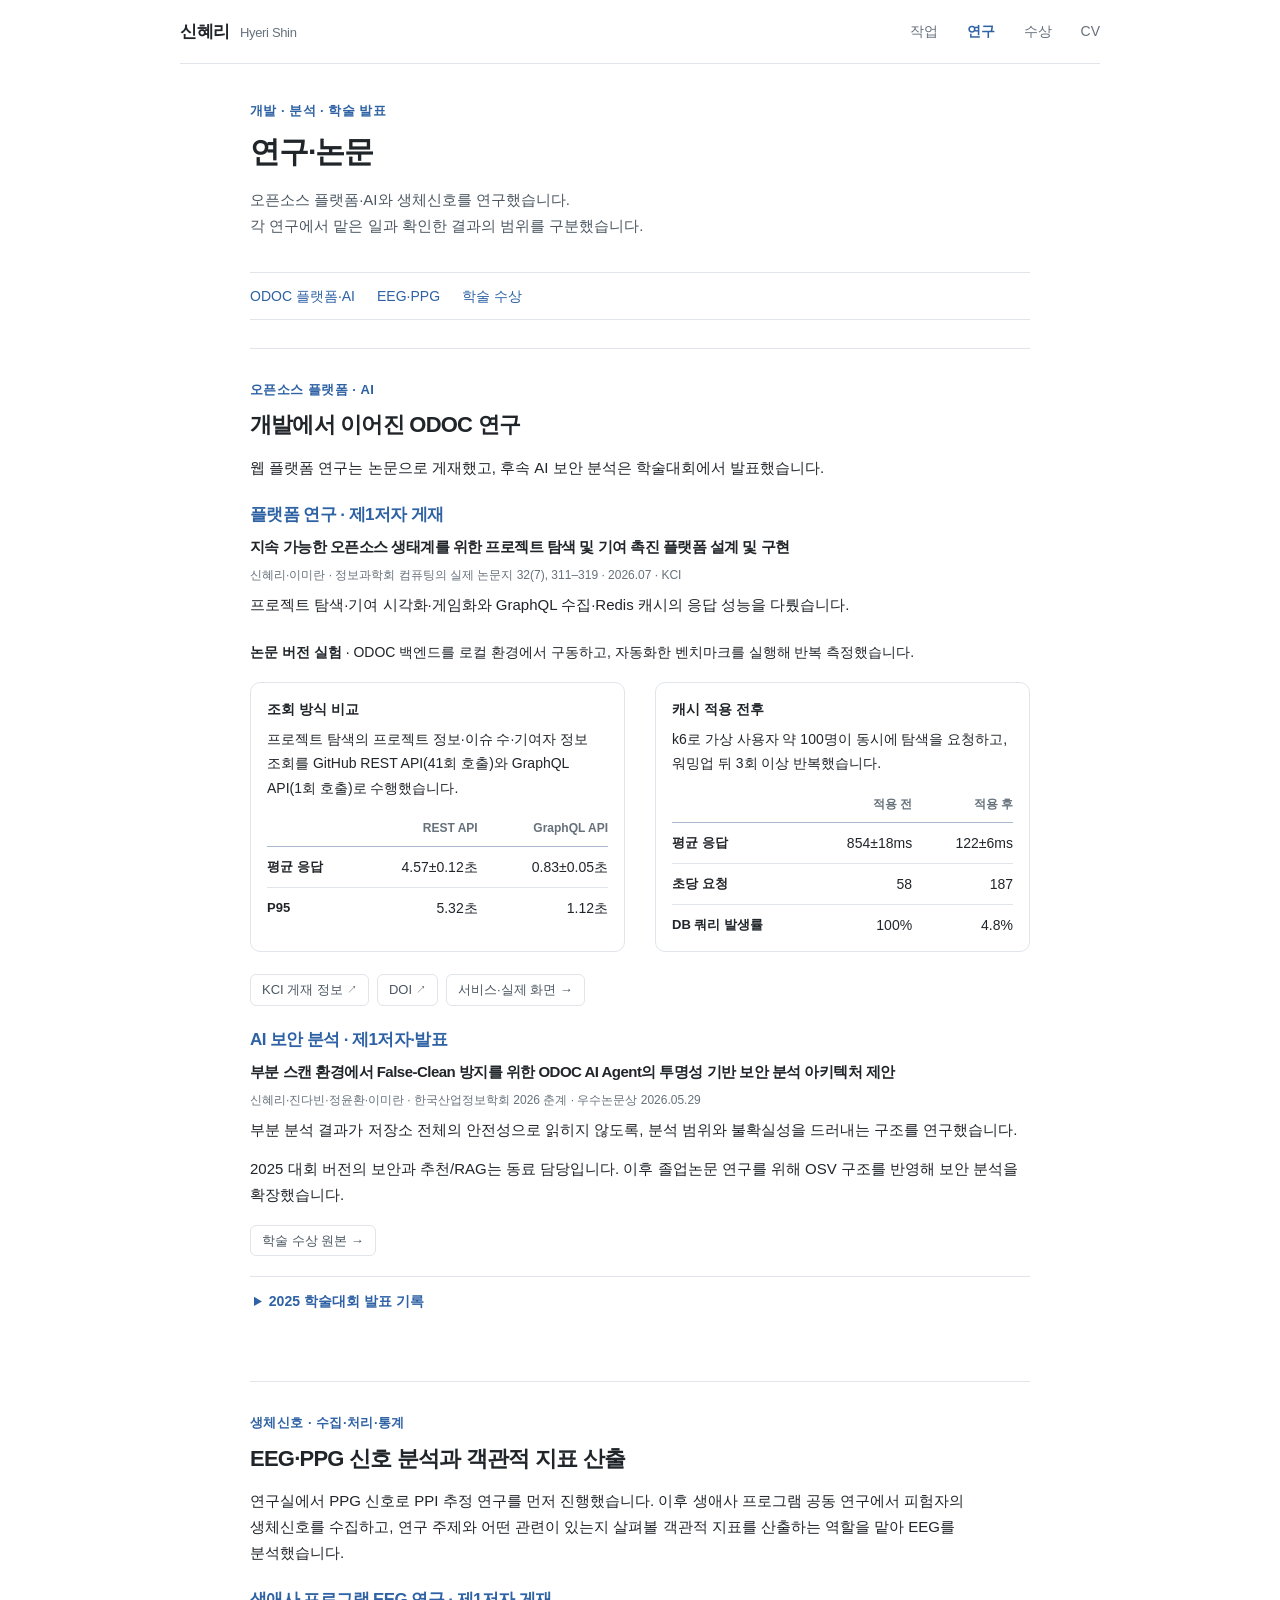
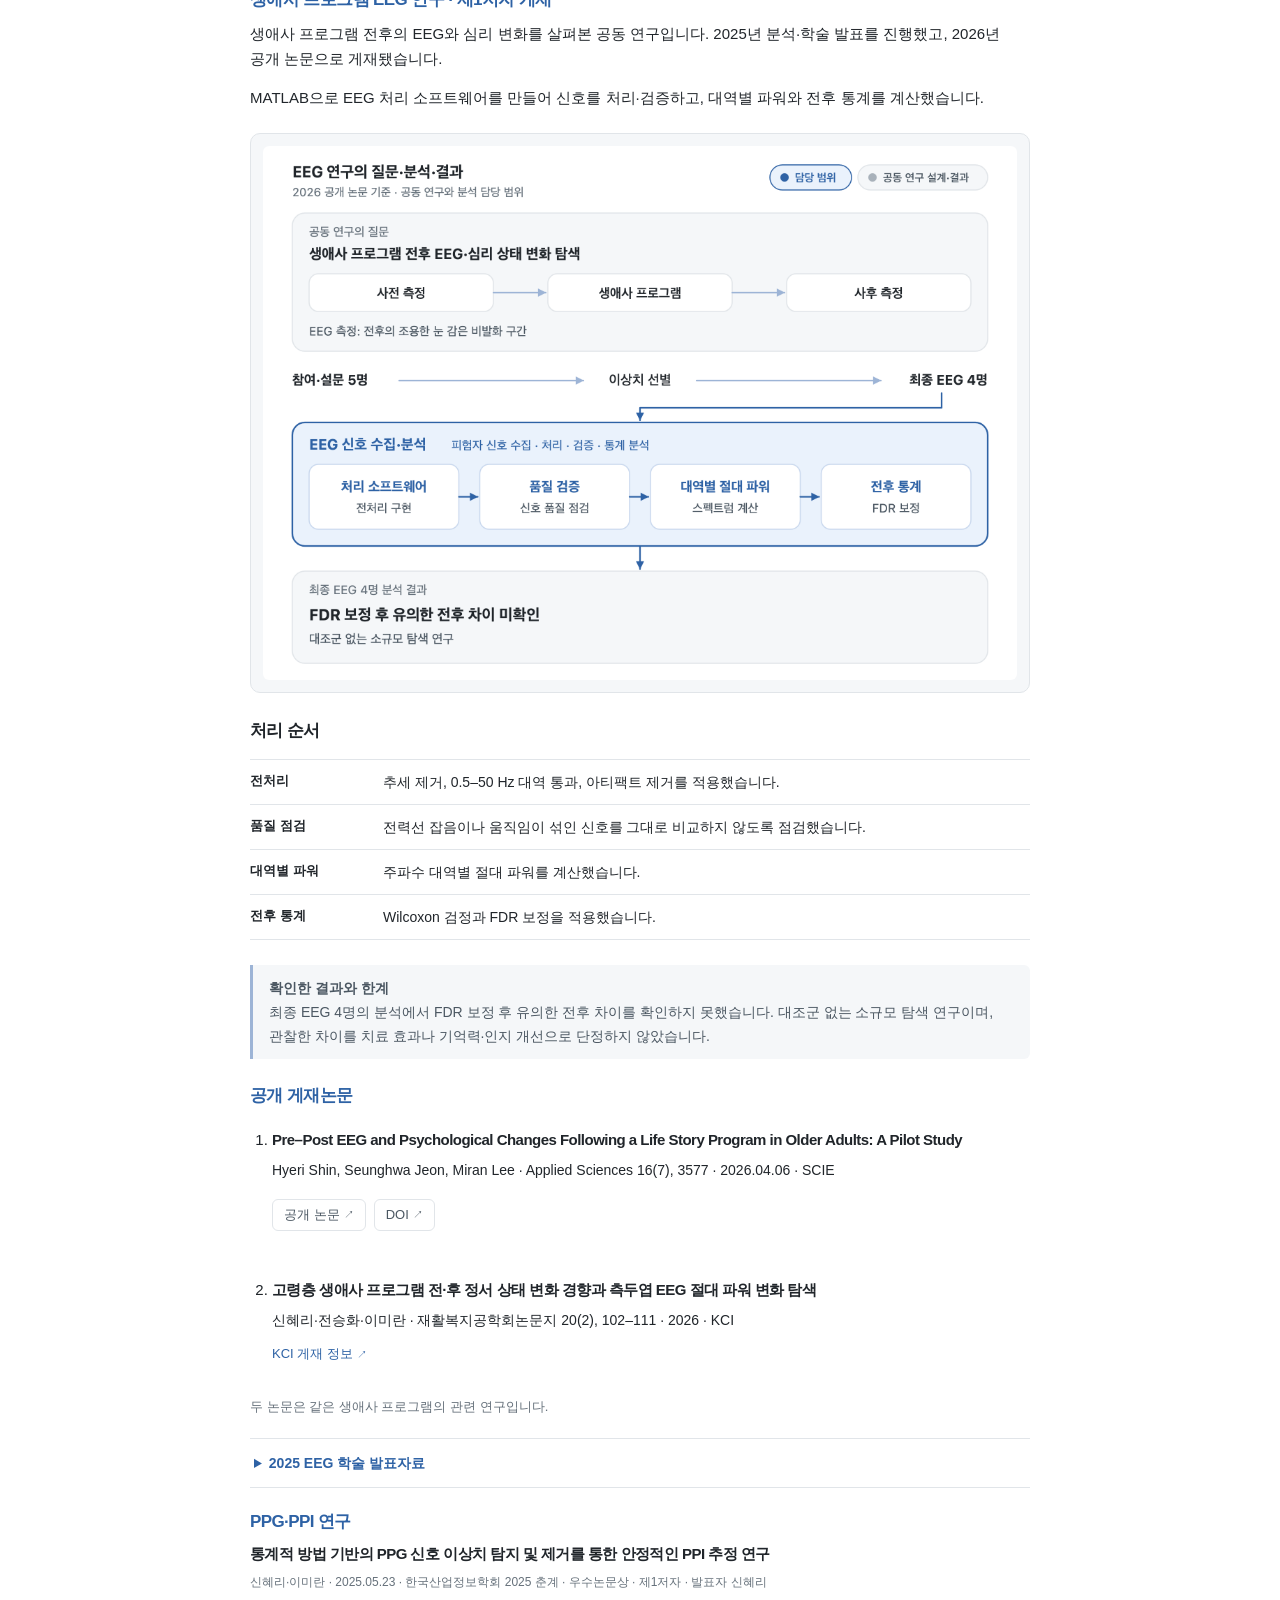
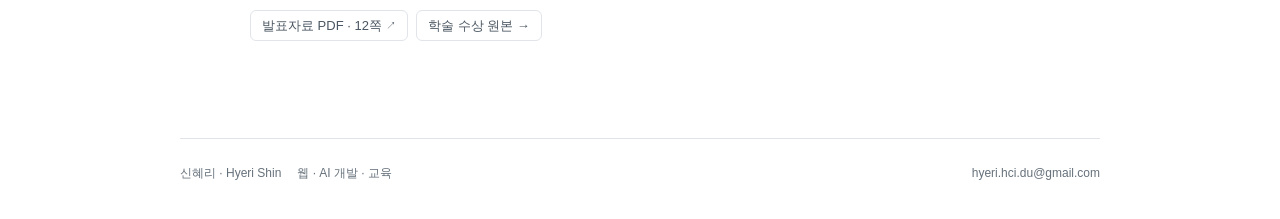
<file: research.html>
<!doctype html>
<html lang="ko">
<head>
<meta charset="utf-8">
<meta name="viewport" content="width=device-width, initial-scale=1">
<meta name="description" content="ODOC 플랫폼·AI와 EEG·PPG 연구의 역할, 논문, 발표자료와 해석의 범위.">
<meta name="color-scheme" content="light">
<title>연구·논문 · 신혜리</title>
<link rel="stylesheet" href="styles.css">
</head>
<body>
<a class="skip-link" href="#main">본문으로 바로가기</a>
<header class="site-header"><div class="header-inner"><a class="brand" href="./">신혜리<span>Hyeri Shin</span></a><nav aria-label="주요 메뉴"><a href="./#work">작업</a><a href="research.html" aria-current="page">연구</a><a href="awards.html">수상</a><a href="cv.html">CV</a></nav></div></header>
<main id="main">
<div class="page-width document-page"><header class="page-heading"><p class="eyebrow">개발 · 분석 · 학술 발표</p><h1>연구·논문</h1><p class="lead">오픈소스 플랫폼·AI와 생체신호를 연구했습니다.<br>각 연구에서 맡은 일과 확인한 결과의 범위를 구분했습니다.</p></header><nav class="jump-links" aria-label="연구 분야"><a href="#odoc">ODOC 플랫폼·AI</a><a href="#biosignals">EEG·PPG</a><a href="awards.html#academic">학술 수상</a></nav>
<section class="research-block" id="odoc"><p class="eyebrow">오픈소스 플랫폼 · AI</p><h2>개발에서 이어진 ODOC 연구</h2><p class="research-intro">웹 플랫폼 연구는 논문으로 게재했고, 후속 AI 보안 분석은 학술대회에서 발표했습니다.</p><h3 class="subsection-title">플랫폼 연구 · 제1저자 게재</h3><h4>지속 가능한 오픈소스 생태계를 위한 프로젝트 탐색 및 기여 촉진 플랫폼 설계 및 구현</h4><p class="record-meta">신혜리·이미란 · 정보과학회 컴퓨팅의 실제 논문지 32(7), 311–319 · 2026.07 · KCI</p><p>프로젝트 탐색·기여 시각화·게임화와 GraphQL 수집·Redis 캐시의 응답 성능을 다뤘습니다.</p><div class="experiment"><p><strong>논문 버전 실험</strong> · ODOC 백엔드를 로컬 환경에서 구동하고, 자동화한 벤치마크를 실행해 반복 측정했습니다.</p><div class="experiment-grid"><div class="experiment-item"><p><strong>조회 방식 비교</strong></p><p>프로젝트 탐색의 프로젝트 정보·이슈 수·기여자 정보 조회를 GitHub REST API(41회 호출)와 GraphQL API(1회 호출)로 수행했습니다.</p><table class="mini-table"><thead><tr><th scope="col"><span class="sr-only">항목</span></th><th scope="col">REST API</th><th scope="col">GraphQL API</th></tr></thead><tbody><tr><th scope="row">평균 응답</th><td>4.57±0.12초</td><td>0.83±0.05초</td></tr><tr><th scope="row">P95</th><td>5.32초</td><td>1.12초</td></tr></tbody></table></div><div class="experiment-item"><p><strong>캐시 적용 전후</strong></p><p>k6로 가상 사용자 약 100명이 동시에 탐색을 요청하고, 워밍업 뒤 3회 이상 반복했습니다.</p><table class="mini-table"><thead><tr><th scope="col"><span class="sr-only">항목</span></th><th scope="col">적용 전</th><th scope="col">적용 후</th></tr></thead><tbody><tr><th scope="row">평균 응답</th><td>854±18ms</td><td>122±6ms</td></tr><tr><th scope="row">초당 요청</th><td>58</td><td>187</td></tr><tr><th scope="row">DB 쿼리 발생률</th><td>100%</td><td>4.8%</td></tr></tbody></table></div></div></div><div class="resource-links"><a href="https://www.kci.go.kr/kciportal/ci/sereArticleSearch/ciSereArtiView.kci?sereArticleSearchBean.artiId=ART003361597" target="_blank" rel="noopener noreferrer">KCI 게재 정보<span class="external" aria-hidden="true">↗</span></a><a href="https://doi.org/10.5626/KTCP.2026.32.7.311" target="_blank" rel="noopener noreferrer">DOI<span class="external" aria-hidden="true">↗</span></a><a href="projects/odoc.html">서비스·실제 화면 →</a></div><h3 class="subsection-title">AI 보안 분석 · 제1저자·발표</h3><h4>부분 스캔 환경에서 False-Clean 방지를 위한 ODOC AI Agent의 투명성 기반 보안 분석 아키텍처 제안</h4><p class="record-meta">신혜리·진다빈·정윤환·이미란 · 한국산업정보학회 2026 춘계 · 우수논문상 2026.05.29</p><p>부분 분석 결과가 저장소 전체의 안전성으로 읽히지 않도록, 분석 범위와 불확실성을 드러내는 구조를 연구했습니다.</p><p>2025 대회 버전의 보안과 추천/RAG는 동료 담당입니다. 이후 졸업논문 연구를 위해 OSV 구조를 반영해 보안 분석을 확장했습니다.</p><div class="resource-links"><a href="awards.html#academic">학술 수상 원본 →</a></div><details><summary>2025 학술대회 발표 기록</summary><div class="detail-body"><ul class="plain-records"><li><span>신혜리·정윤환·진다빈·이미란 · KSC 2025 · 2025.12.18 · 구두발표 프로그램 18A-O8-04 · 제1저자 · 발표자 신혜리</span><p>OSS생태계플랫폼(ODOC): 지속 가능한 오픈소스 소프트웨어 생태계를 위한 지능형 프로젝트 탐색 플랫폼 개발</p></li><li><span>신혜리·정윤환·진다빈·이미란 · 한국산업정보학회 2025 추계 · 제1저자 · 발표자 신혜리</span><p>OSS생태계플랫폼(ODOC): 기여 활동 시각화와 게임화 기반 참여 촉진 기능 개발</p><div class="resource-links"><a href="assets/presentations/odoc_2025_industry_autumn.pdf" target="_blank" rel="noopener noreferrer">발표자료 PDF · 12쪽<span class="external" aria-hidden="true">↗</span></a></div></li></ul></div></details></section>
<section class="research-block" id="biosignals"><p class="eyebrow">생체신호 · 수집·처리·통계</p><h2>EEG·PPG 신호 분석과 객관적 지표 산출</h2><p class="research-intro">연구실에서 PPG 신호로 PPI 추정 연구를 먼저 진행했습니다. 이후 생애사 프로그램 공동 연구에서 피험자의 생체신호를 수집하고, 연구 주제와 어떤 관련이 있는지 살펴볼 객관적 지표를 산출하는 역할을 맡아 EEG를 분석했습니다.</p><h3 class="subsection-title">생애사 프로그램 EEG 연구 · 제1저자 게재</h3><p>생애사 프로그램 전후의 EEG와 심리 변화를 살펴본 공동 연구입니다. 2025년 분석·학술 발표를 진행했고, 2026년 공개 논문으로 게재됐습니다.</p><p>MATLAB으로 EEG 처리 소프트웨어를 만들어 신호를 처리·검증하고, 대역별 파워와 전후 통계를 계산했습니다.</p><figure class="diagram"><a class="image-link" href="assets/eeg_research_v6.png" target="_blank" rel="noopener noreferrer" aria-label="생애사 프로그램 전후 EEG 신호 처리와 통계 분석의 과정 — 원본 이미지 열기"><img src="assets/eeg_research_v6.png" width="2160" height="1530" alt="생애사 프로그램 전후 EEG 신호 처리와 통계 분석의 과정" loading="lazy"></a></figure><h3>처리 순서</h3><ul class="feature-list"><li><strong>전처리</strong><span>추세 제거, 0.5–50 Hz 대역 통과, 아티팩트 제거를 적용했습니다.</span></li><li><strong>품질 점검</strong><span>전력선 잡음이나 움직임이 섞인 신호를 그대로 비교하지 않도록 점검했습니다.</span></li><li><strong>대역별 파워</strong><span>주파수 대역별 절대 파워를 계산했습니다.</span></li><li><strong>전후 통계</strong><span>Wilcoxon 검정과 FDR 보정을 적용했습니다.</span></li></ul><div class="boundary"><strong>확인한 결과와 한계</strong><br>최종 EEG 4명의 분석에서 FDR 보정 후 유의한 전후 차이를 확인하지 못했습니다. 대조군 없는 소규모 탐색 연구이며, 관찰한 차이를 치료 효과나 기억력·인지 개선으로 단정하지 않았습니다.</div><h3 class="subsection-title">공개 게재논문</h3><ol class="publication-list"><li><h4>Pre–Post EEG and Psychological Changes Following a Life Story Program in Older Adults: A Pilot Study</h4><p>Hyeri Shin, Seunghwa Jeon, Miran Lee · Applied Sciences 16(7), 3577 · 2026.04.06 · SCIE</p><div class="resource-links"><a href="https://www.mdpi.com/2076-3417/16/7/3577" target="_blank" rel="noopener noreferrer">공개 논문<span class="external" aria-hidden="true">↗</span></a><a href="https://doi.org/10.3390/app16073577" target="_blank" rel="noopener noreferrer">DOI<span class="external" aria-hidden="true">↗</span></a></div></li><li><h4>고령층 생애사 프로그램 전·후 정서 상태 변화 경향과 측두엽 EEG 절대 파워 변화 탐색</h4><p>신혜리·전승화·이미란 · 재활복지공학회논문지 20(2), 102–111 · 2026 · KCI</p><a href="https://www.kci.go.kr/kciportal/ci/sereArticleSearch/ciSereArtiView.kci?sereArticleSearchBean.artiId=ART003340624" target="_blank" rel="noopener noreferrer">KCI 게재 정보<span class="external" aria-hidden="true">↗</span></a></li></ol><p class="note">두 논문은 같은 생애사 프로그램의 관련 연구입니다.</p><details><summary>2025 EEG 학술 발표자료</summary><div class="detail-body"><ul class="plain-records"><li><span>2025.10.31 · 한국재활복지공학회</span><p>감마파 기반 뇌파 분석을 통한 생애사 프로그램의 자전적 기억 회상 효과 연구 · 제1저자 · 발표자 신혜리</p></li><li><span>2025.11.21 · 한국산업정보학회 추계 · 우수논문상</span><p>뇌파·심리 지표 기반 고령층 생애사 프로그램의 정서 안정 효과 분석 · 제1저자 · 발표자 신혜리</p><div class="resource-links"><a href="assets/presentations/eeg_industry_autumn_20251121.pdf" target="_blank" rel="noopener noreferrer">발표자료 PDF · 11쪽<span class="external" aria-hidden="true">↗</span></a></div></li></ul></div></details><h3 class="subsection-title">PPG·PPI 연구</h3><h4>통계적 방법 기반의 PPG 신호 이상치 탐지 및 제거를 통한 안정적인 PPI 추정 연구</h4><p class="record-meta">신혜리·이미란 · 2025.05.23 · 한국산업정보학회 2025 춘계 · 우수논문상 · 제1저자 · 발표자 신혜리</p><div class="resource-links"><a href="assets/presentations/ppg_industry_spring_20250523.pdf" target="_blank" rel="noopener noreferrer">발표자료 PDF · 12쪽<span class="external" aria-hidden="true">↗</span></a><a href="awards.html#academic">학술 수상 원본 →</a></div></section></div></main>
<footer class="site-footer"><div><a href="./">신혜리 · Hyeri Shin</a><span>웹 · AI 개발 · 교육</span></div><a href="mailto:hyeri.hci.du@gmail.com">hyeri.hci.du@gmail.com</a></footer>
</body>
</html>
</file>
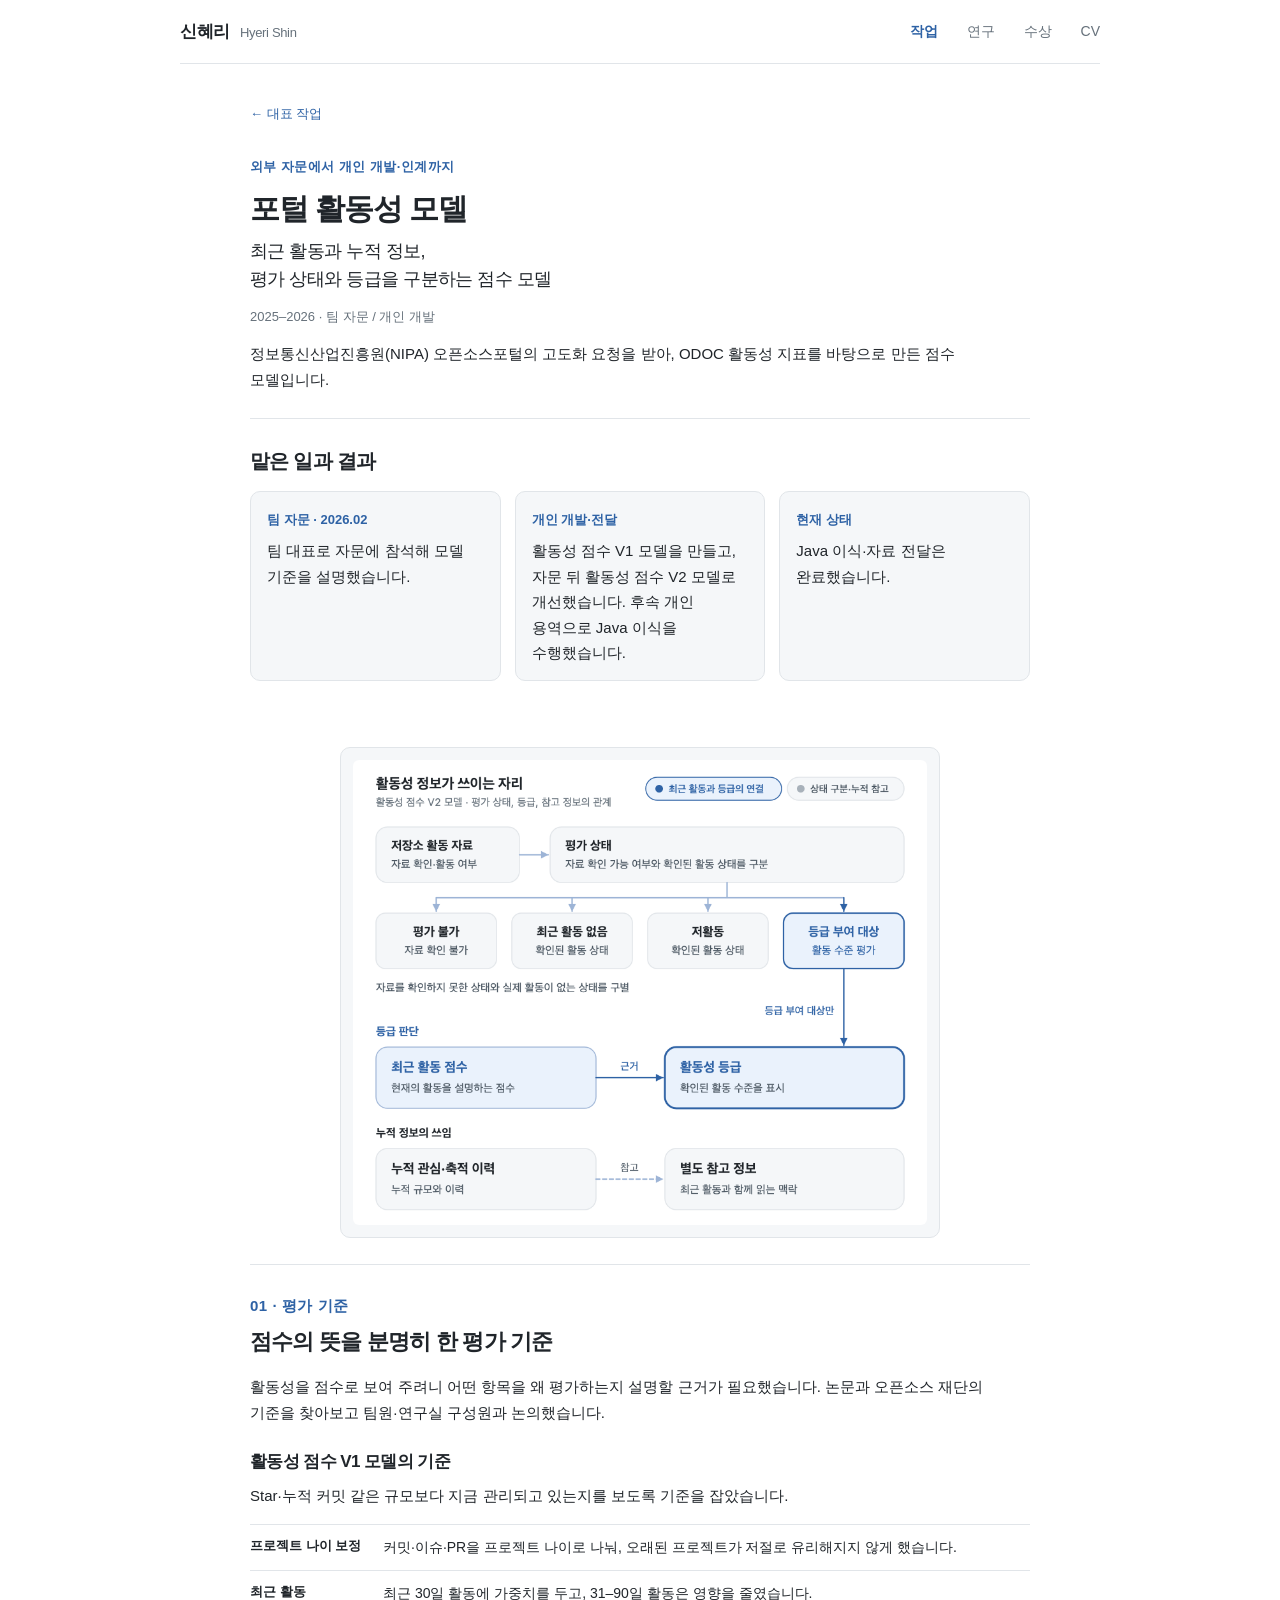
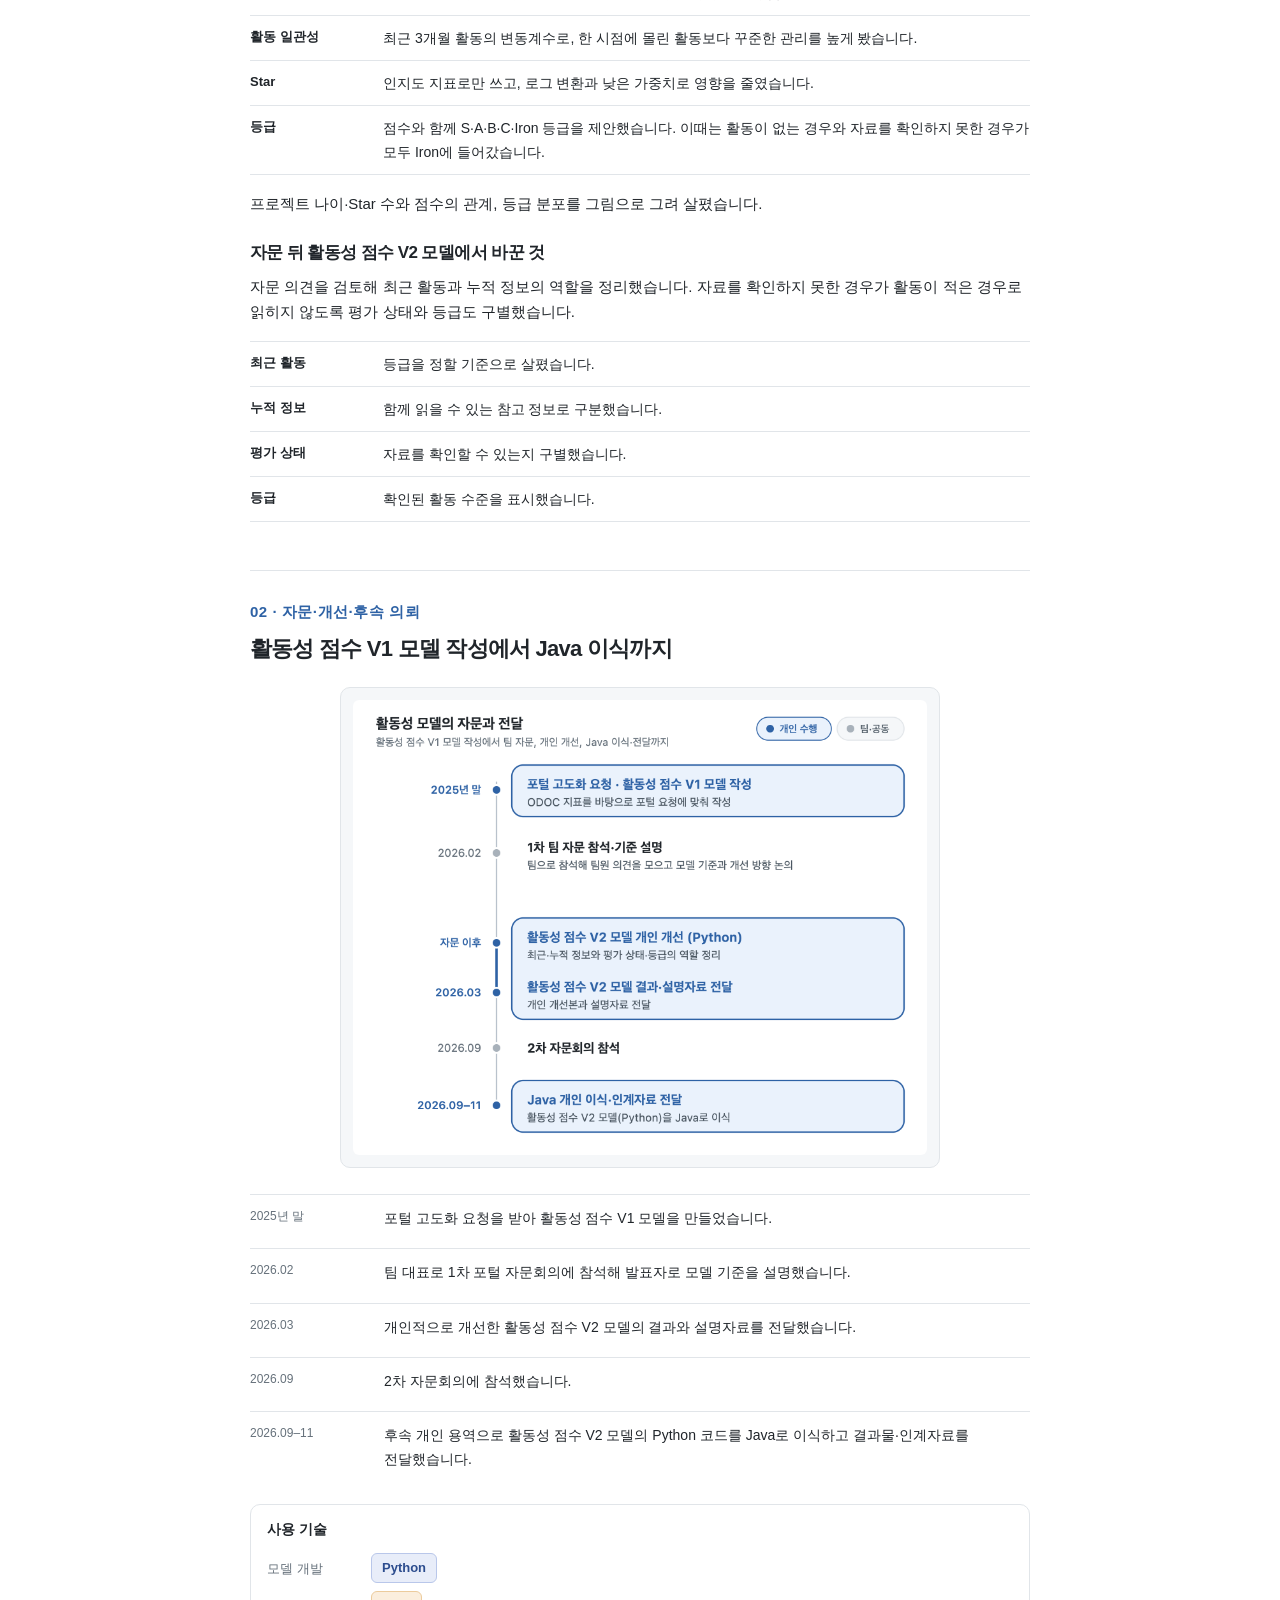
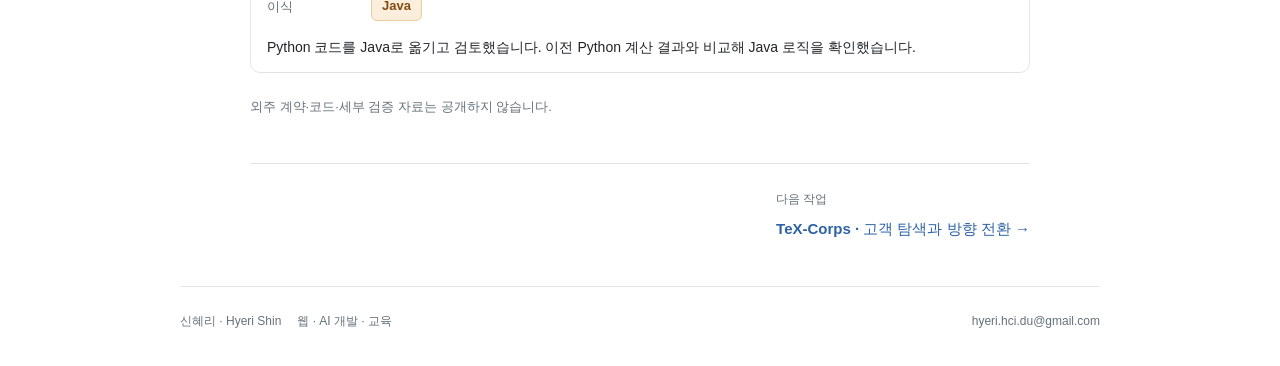
<file: projects/activity-model.html>
<!doctype html>
<html lang="ko">
<head>
<meta charset="utf-8">
<meta name="viewport" content="width=device-width, initial-scale=1">
<meta name="description" content="포털 자문을 바탕으로 활동성 점수 V2 모델을 개인 개선하고 후속 Java 이식·인계까지 수행한 경험.">
<meta name="color-scheme" content="light">
<title>포털 활동성 모델 · 신혜리</title>
<link rel="stylesheet" href="../styles.css">
</head>
<body>
<a class="skip-link" href="#main">본문으로 바로가기</a>
<header class="site-header"><div class="header-inner"><a class="brand" href="../">신혜리<span>Hyeri Shin</span></a><nav aria-label="주요 메뉴"><a href="../#work" aria-current="page">작업</a><a href="../research.html">연구</a><a href="../awards.html">수상</a><a href="../cv.html">CV</a></nav></div></header>
<main id="main">
<article class="project-page page-width"><header class="project-heading"><a class="back-link" href="../#work">← 대표 작업</a><p class="eyebrow">외부 자문에서 개인 개발·인계까지</p><h1>포털 활동성 모델</h1><p class="project-deck">최근 활동과 누적 정보,<br>평가 상태와 등급을 구분하는 점수 모델</p><p class="project-meta">2025–2026 · 팀 자문 / 개인 개발</p><p>정보통신산업진흥원(NIPA) 오픈소스포털의 고도화 요청을 받아, ODOC 활동성 지표를 바탕으로 만든 점수 모델입니다.</p></header>
<section class="project-section project-summary"><div class="section-heading"><h2>맡은 일과 결과</h2></div><div class="role-grid"><div><span>팀 자문 · 2026.02</span><p>팀 대표로 자문에 참석해 모델 기준을 설명했습니다.</p></div><div><span>개인 개발·전달</span><p>활동성 점수 V1 모델을 만들고, 자문 뒤 활동성 점수 V2 모델로 개선했습니다. 후속 개인 용역으로 Java 이식을 수행했습니다.</p></div><div><span>현재 상태</span><p>Java 이식·자료 전달은 완료했습니다.</p></div></div></section>
<figure class="diagram diagram--medium"><a class="image-link" href="../assets/model_information_v3.png" target="_blank" rel="noopener noreferrer" aria-label="활동성 점수 V2 모델에서 최근 활동과 누적 정보, 평가 상태와 등급이 맡는 역할 — 원본 이미지 열기"><img src="../assets/model_information_v3.png" width="1800" height="1458" alt="활동성 점수 V2 모델에서 최근 활동과 누적 정보, 평가 상태와 등급이 맡는 역할" loading="lazy"></a></figure>
<section class="project-section"><div class="section-heading"><p class="eyebrow">01 · 평가 기준</p><h2>점수의 뜻을 분명히 한 평가 기준</h2></div><p>활동성을 점수로 보여 주려니 어떤 항목을 왜 평가하는지 설명할 근거가 필요했습니다. 논문과 오픈소스 재단의 기준을 찾아보고 팀원·연구실 구성원과 논의했습니다.</p><h3>활동성 점수 V1 모델의 기준</h3><p>Star·누적 커밋 같은 규모보다 지금 관리되고 있는지를 보도록 기준을 잡았습니다.</p><ul class="feature-list"><li><strong>프로젝트 나이 보정</strong><span>커밋·이슈·PR을 프로젝트 나이로 나눠, 오래된 프로젝트가 저절로 유리해지지 않게 했습니다.</span></li><li><strong>최근 활동</strong><span>최근 30일 활동에 가중치를 두고, 31–90일 활동은 영향을 줄였습니다.</span></li><li><strong>활동 일관성</strong><span>최근 3개월 활동의 변동계수로, 한 시점에 몰린 활동보다 꾸준한 관리를 높게 봤습니다.</span></li><li><strong>Star</strong><span>인지도 지표로만 쓰고, 로그 변환과 낮은 가중치로 영향을 줄였습니다.</span></li><li><strong>등급</strong><span>점수와 함께 S·A·B·C·Iron 등급을 제안했습니다. 이때는 활동이 없는 경우와 자료를 확인하지 못한 경우가 모두 Iron에 들어갔습니다.</span></li></ul><p>프로젝트 나이·Star 수와 점수의 관계, 등급 분포를 그림으로 그려 살폈습니다.</p><h3>자문 뒤 활동성 점수 V2 모델에서 바꾼 것</h3><p>자문 의견을 검토해 최근 활동과 누적 정보의 역할을 정리했습니다. 자료를 확인하지 못한 경우가 활동이 적은 경우로 읽히지 않도록 평가 상태와 등급도 구별했습니다.</p><ul class="feature-list"><li><strong>최근 활동</strong><span>등급을 정할 기준으로 살폈습니다.</span></li><li><strong>누적 정보</strong><span>함께 읽을 수 있는 참고 정보로 구분했습니다.</span></li><li><strong>평가 상태</strong><span>자료를 확인할 수 있는지 구별했습니다.</span></li><li><strong>등급</strong><span>확인된 활동 수준을 표시했습니다.</span></li></ul></section>
<section class="project-section"><div class="section-heading"><p class="eyebrow">02 · 자문·개선·후속 의뢰</p><h2>활동성 점수 V1 모델 작성에서 Java 이식까지</h2></div><figure class="diagram diagram--medium"><a class="image-link" href="../assets/model_timeline_v8.png" target="_blank" rel="noopener noreferrer" aria-label="포털 고도화 요청과 활동성 점수 V1 모델 작성에서 팀 자문, 활동성 점수 V2 모델 개인 개선, 2차 자문회의, Java 이식과 인계로 이어진 시점 — 원본 이미지 열기"><img src="../assets/model_timeline_v8.png" width="1800" height="1428" alt="포털 고도화 요청과 활동성 점수 V1 모델 작성에서 팀 자문, 활동성 점수 V2 모델 개인 개선, 2차 자문회의, Java 이식과 인계로 이어진 시점" loading="lazy"></a></figure><ul class="timeline-list"><li><span>2025년 말</span><p>포털 고도화 요청을 받아 활동성 점수 V1 모델을 만들었습니다.</p></li><li><span>2026.02</span><p>팀 대표로 1차 포털 자문회의에 참석해 발표자로 모델 기준을 설명했습니다.</p></li><li><span>2026.03</span><p>개인적으로 개선한 활동성 점수 V2 모델의 결과와 설명자료를 전달했습니다.</p></li><li><span>2026.09</span><p>2차 자문회의에 참석했습니다.</p></li><li><span>2026.09–11</span><p>후속 개인 용역으로 활동성 점수 V2 모델의 Python 코드를 Java로 이식하고 결과물·인계자료를 전달했습니다.</p></li></ul><div class="tech-note"><p class="tech-note-title"><strong>사용 기술</strong></p><dl class="tech-rows"><div><dt>모델 개발</dt><dd class="tech-badges"><span class="tech-badge tb-python">Python</span></dd></div><div><dt>이식</dt><dd class="tech-badges"><span class="tech-badge tb-java">Java</span></dd></div></dl><p>Python 코드를 Java로 옮기고 검토했습니다. 이전 Python 계산 결과와 비교해 Java 로직을 확인했습니다.</p></div><p class="note">외주 계약·코드·세부 검증 자료는 공개하지 않습니다.</p></section><nav class="project-next" aria-label="다른 프로젝트"><a href="tex-corps.html"><span>다음 작업</span><strong>TeX-Corps · 고객 탐색과 방향 전환 →</strong></a></nav></article></main>
<footer class="site-footer"><div><a href="../">신혜리 · Hyeri Shin</a><span>웹 · AI 개발 · 교육</span></div><a href="mailto:hyeri.hci.du@gmail.com">hyeri.hci.du@gmail.com</a></footer>
</body>
</html>
</file>
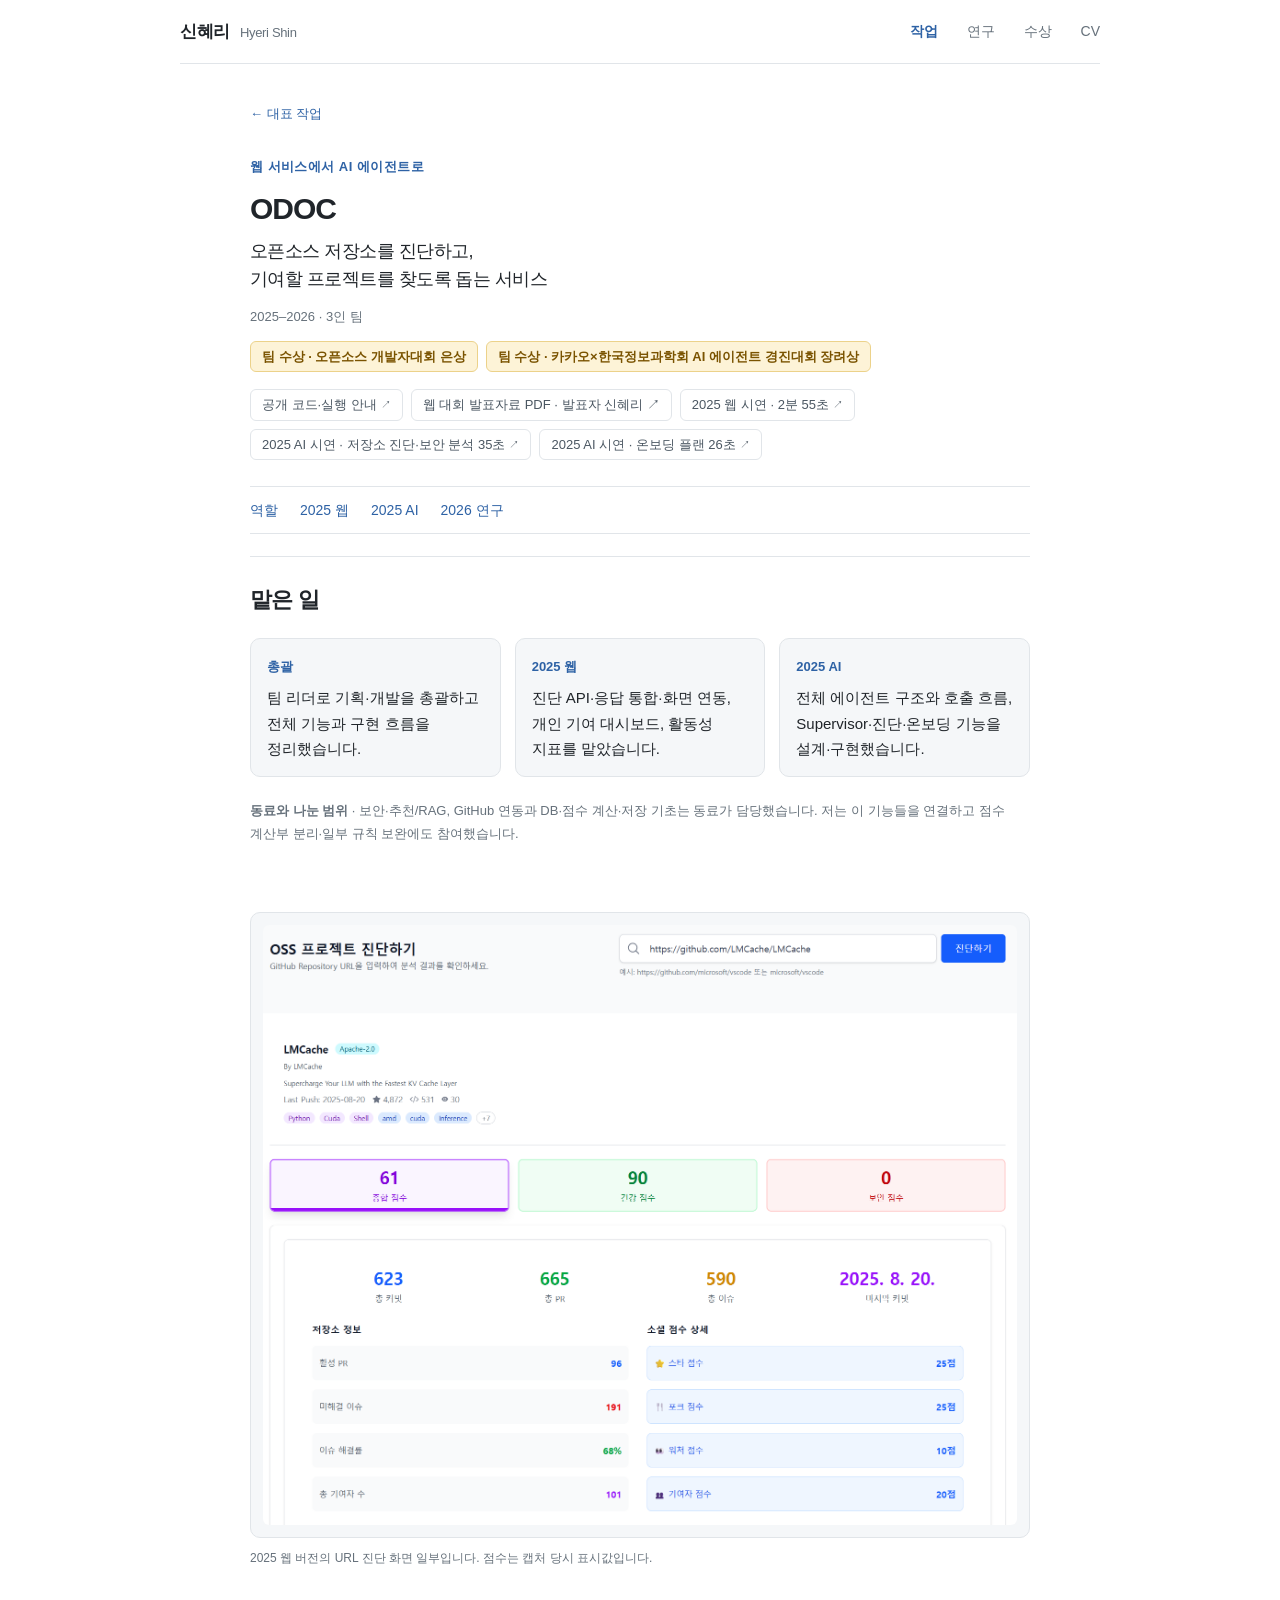
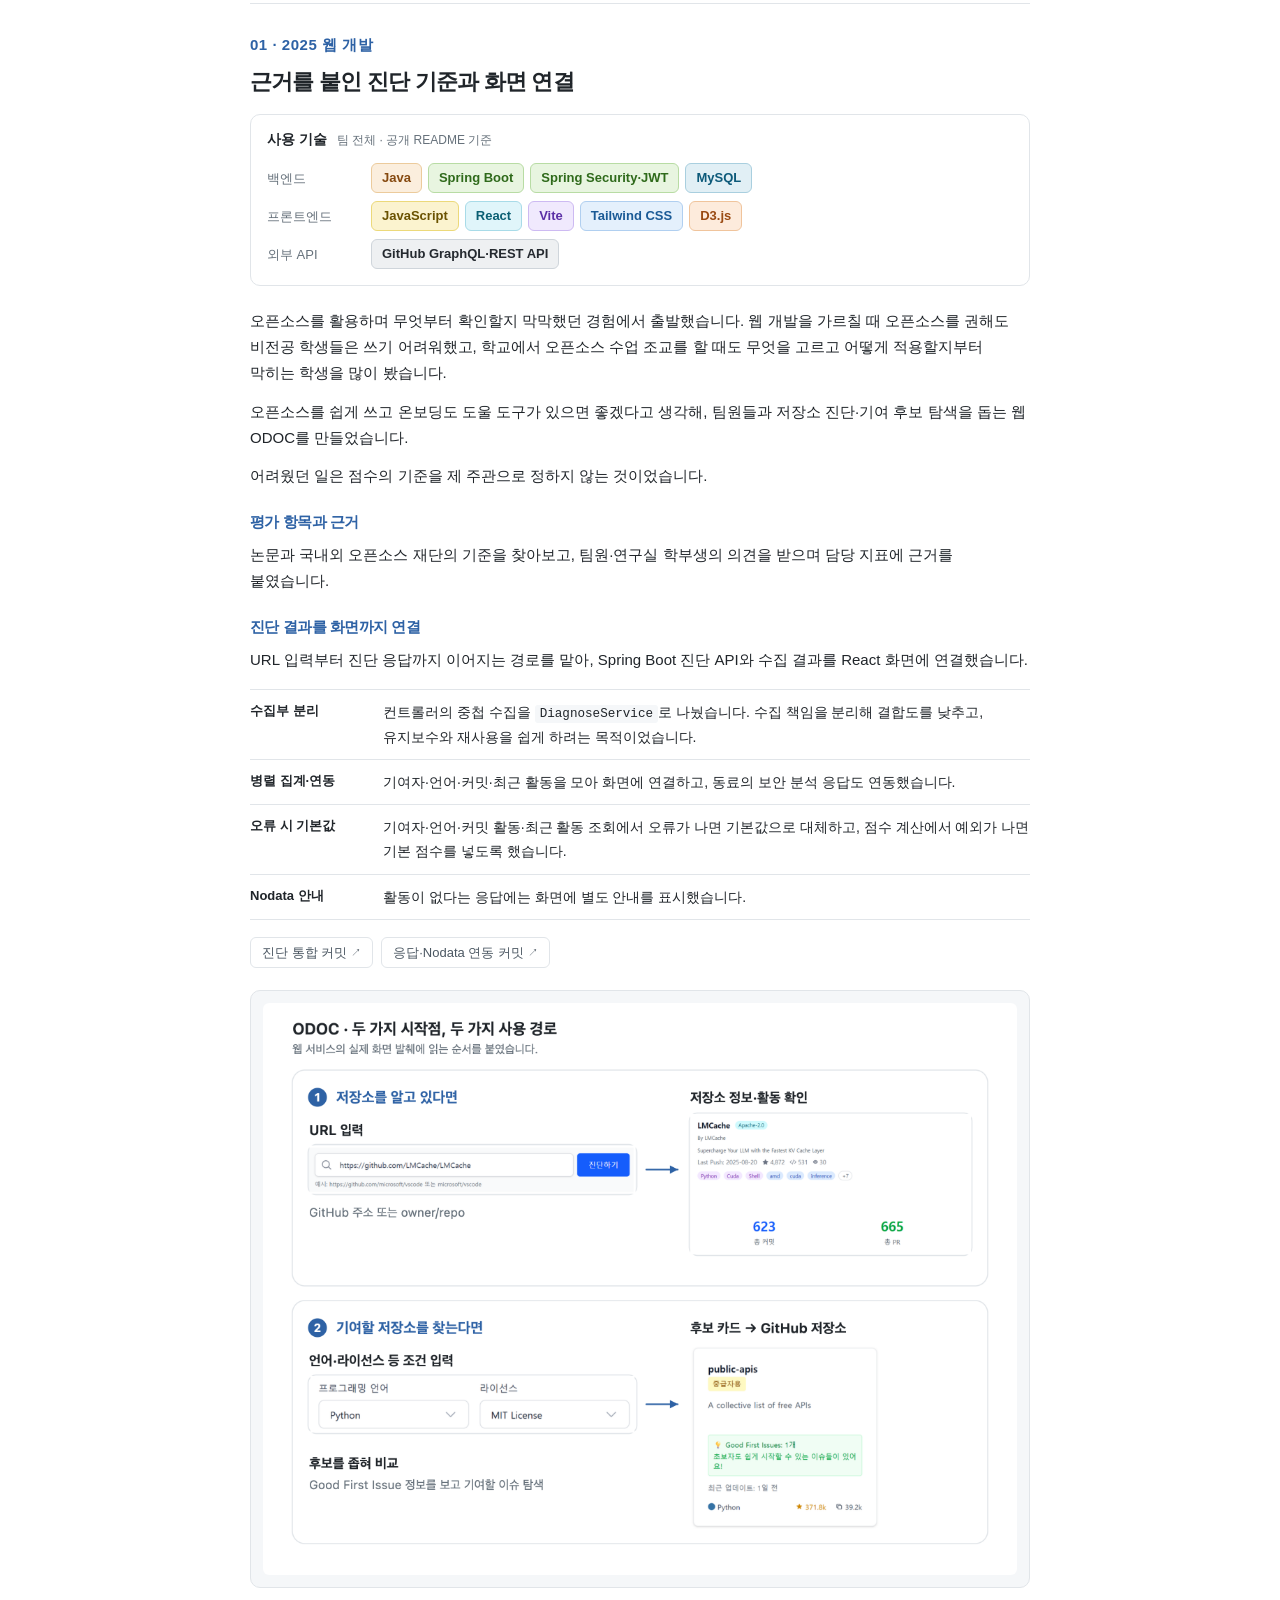
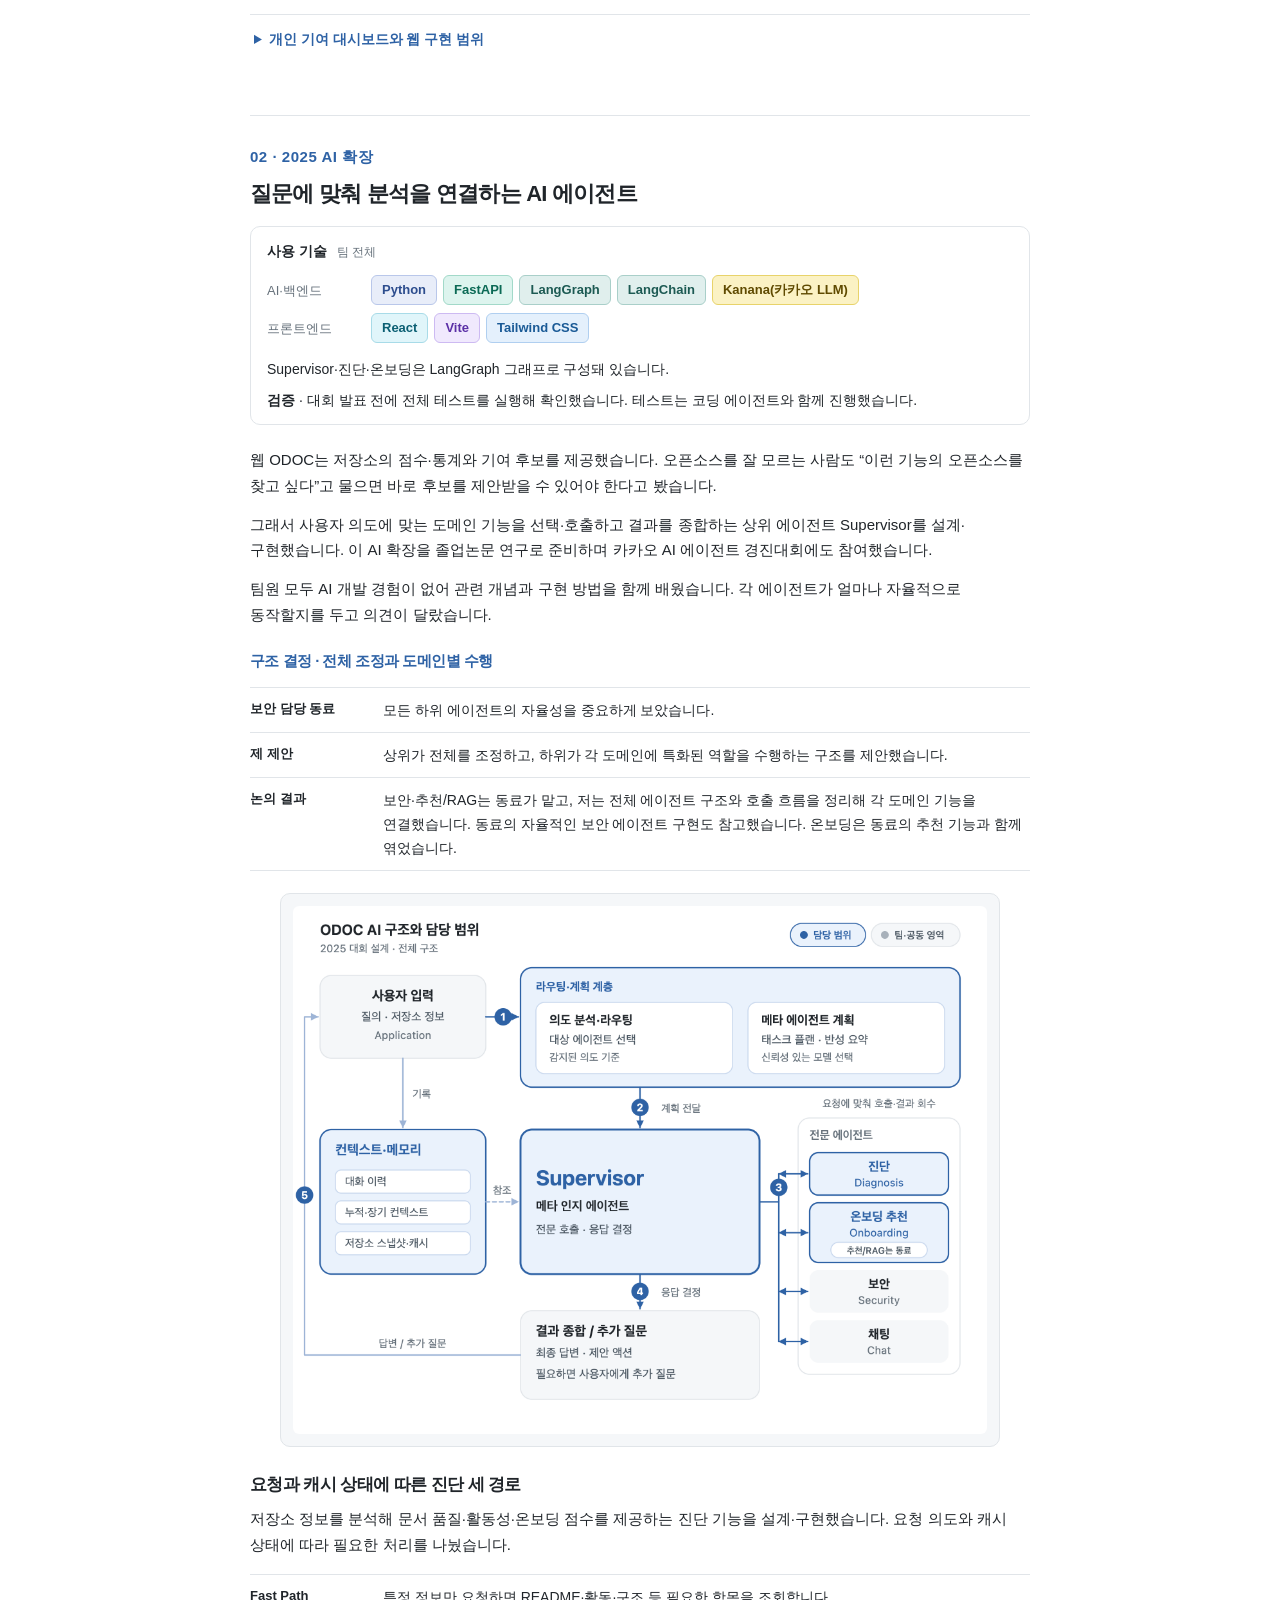
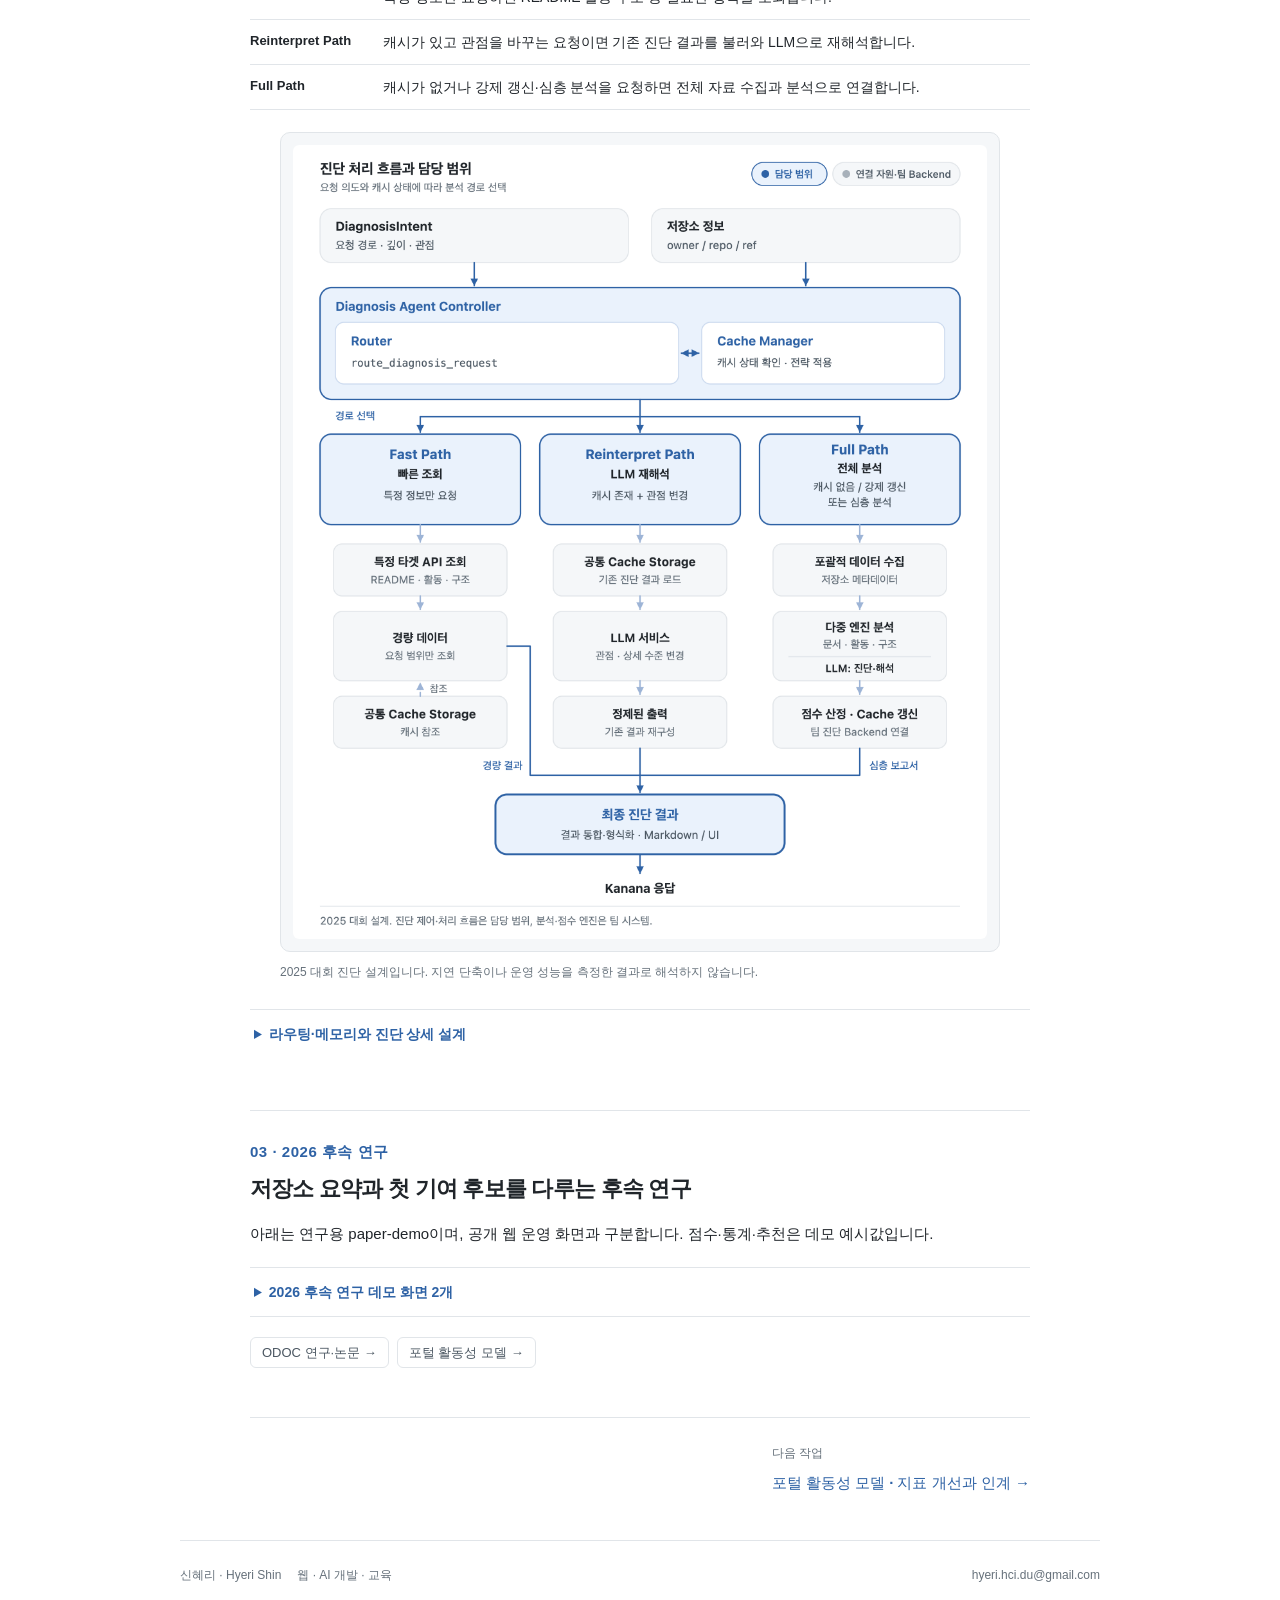
<file: projects/odoc.html>
<!doctype html>
<html lang="ko">
<head>
<meta charset="utf-8">
<meta name="viewport" content="width=device-width, initial-scale=1">
<meta name="description" content="오픈소스 진단 웹에서 AI Supervisor·진단·온보딩으로 확장한 개발 과정과 맡은 역할.">
<meta name="color-scheme" content="light">
<title>ODOC · 신혜리</title>
<link rel="stylesheet" href="../styles.css">
</head>
<body>
<a class="skip-link" href="#main">본문으로 바로가기</a>
<header class="site-header"><div class="header-inner"><a class="brand" href="../">신혜리<span>Hyeri Shin</span></a><nav aria-label="주요 메뉴"><a href="../#work" aria-current="page">작업</a><a href="../research.html">연구</a><a href="../awards.html">수상</a><a href="../cv.html">CV</a></nav></div></header>
<main id="main">
<article class="project-page page-width"><header class="project-heading"><a class="back-link" href="../#work">← 대표 작업</a><p class="eyebrow">웹 서비스에서 AI 에이전트로</p><h1>ODOC</h1><p class="project-deck">오픈소스 저장소를 진단하고,<br>기여할 프로젝트를 찾도록 돕는 서비스</p><p class="project-meta">2025–2026 · 3인 팀</p><p class="award-chips"><a class="award-chip" href="../awards.html#oss">팀 수상 · 오픈소스 개발자대회 은상</a><a class="award-chip" href="../awards.html#kakao">팀 수상 · 카카오×한국정보과학회 AI 에이전트 경진대회 장려상</a></p><div class="resource-links"><a href="https://github.com/Hyeri-hci/OSSDoctor/blob/5ca281b490a3b0cb6faf33c52cc6ac1b9c41dceb/README.md" target="_blank" rel="noopener noreferrer">공개 코드·실행 안내<span class="external" aria-hidden="true">↗</span></a><a href="../assets/ODOC_2025_오픈소스개발자대회_발표자료.pdf" target="_blank" rel="noopener noreferrer">웹 대회 발표자료 PDF · 발표자 신혜리 ↗</a><a href="https://www.youtube.com/watch?v=DX4OoAcOn24" target="_blank" rel="noopener noreferrer">2025 웹 시연 · 2분 55초<span class="external" aria-hidden="true">↗</span></a><a href="https://www.youtube.com/watch?v=YasWuDWFpmk" target="_blank" rel="noopener noreferrer">2025 AI 시연 · 저장소 진단·보안 분석 35초<span class="external" aria-hidden="true">↗</span></a><a href="https://www.youtube.com/watch?v=p04vue1cwmE" target="_blank" rel="noopener noreferrer">2025 AI 시연 · 온보딩 플랜 26초<span class="external" aria-hidden="true">↗</span></a></div></header>
<nav class="jump-links project-jump" aria-label="ODOC 내용"><a href="#odoc-role">역할</a><a href="#web">2025 웹</a><a href="#ai">2025 AI</a><a href="#follow-up">2026 연구</a></nav>
<section class="project-section" aria-labelledby="odoc-role"><div class="section-heading"><h2 id="odoc-role">맡은 일</h2></div><div class="role-grid"><div><span>총괄</span><p>팀 리더로 기획·개발을 총괄하고 전체 기능과 구현 흐름을 정리했습니다.</p></div><div><span>2025 웹</span><p>진단 API·응답 통합·화면 연동, 개인 기여 대시보드, 활동성 지표를 맡았습니다.</p></div><div><span>2025 AI</span><p>전체 에이전트 구조와 호출 흐름, Supervisor·진단·온보딩 기능을 설계·구현했습니다.</p></div></div><p class="note"><strong>동료와 나눈 범위</strong> · 보안·추천/RAG, GitHub 연동과 DB·점수 계산·저장 기초는 동료가 담당했습니다. 저는 이 기능들을 연결하고 점수 계산부 분리·일부 규칙 보완에도 참여했습니다.</p></section>
<figure class="project-cover"><a class="image-link" href="../assets/odoc-web-url-and-diagnosis.png" target="_blank" rel="noopener noreferrer" aria-label="2025 웹 ODOC의 URL 입력과 저장소 진단 결과 화면 — 원본 이미지 열기"><img src="../assets/odoc-web-url-and-diagnosis.png" width="1640" height="1305" alt="2025 웹 ODOC의 URL 입력과 저장소 진단 결과 화면" loading="lazy"></a><figcaption>2025 웹 버전의 URL 진단 화면 일부입니다. 점수는 캡처 당시 표시값입니다.</figcaption></figure>

<section class="project-section" id="web"><div class="section-heading"><p class="eyebrow">01 · 2025 웹 개발</p><h2>근거를 붙인 진단 기준과 화면 연결</h2></div><div class="tech-note"><p class="tech-note-title"><strong>사용 기술</strong><span>팀 전체 · 공개 README 기준</span></p><dl class="tech-rows"><div><dt>백엔드</dt><dd class="tech-badges"><span class="tech-badge tb-java">Java</span><span class="tech-badge tb-spring">Spring Boot</span><span class="tech-badge tb-spring">Spring Security·JWT</span><span class="tech-badge tb-mysql">MySQL</span></dd></div><div><dt>프론트엔드</dt><dd class="tech-badges"><span class="tech-badge tb-js">JavaScript</span><span class="tech-badge tb-react">React</span><span class="tech-badge tb-vite">Vite</span><span class="tech-badge tb-tailwind">Tailwind CSS</span><span class="tech-badge tb-d3">D3.js</span></dd></div><div><dt>외부 API</dt><dd class="tech-badges"><span class="tech-badge tb-github">GitHub GraphQL·REST API</span></dd></div></dl></div><p>오픈소스를 활용하며 무엇부터 확인할지 막막했던 경험에서 출발했습니다. 웹 개발을 가르칠 때 오픈소스를 권해도 비전공 학생들은 쓰기 어려워했고, 학교에서 오픈소스 수업 조교를 할 때도 무엇을 고르고 어떻게 적용할지부터 막히는 학생을 많이 봤습니다.</p><p>오픈소스를 쉽게 쓰고 온보딩도 도울 도구가 있으면 좋겠다고 생각해, 팀원들과 저장소 진단·기여 후보 탐색을 돕는 웹 ODOC를 만들었습니다.</p><p>어려웠던 일은 점수의 기준을 제 주관으로 정하지 않는 것이었습니다.</p><div class="decision"><h3>평가 항목과 근거</h3><p>논문과 국내외 오픈소스 재단의 기준을 찾아보고, 팀원·연구실 학부생의 의견을 받으며 담당 지표에 근거를 붙였습니다.</p></div><div class="decision"><h3>진단 결과를 화면까지 연결</h3><p>URL 입력부터 진단 응답까지 이어지는 경로를 맡아, Spring Boot 진단 API와 수집 결과를 React 화면에 연결했습니다.</p><ul class="feature-list"><li><strong>수집부 분리</strong><span>컨트롤러의 중첩 수집을 <code>DiagnoseService</code>로 나눴습니다. 수집 책임을 분리해 결합도를 낮추고, 유지보수와 재사용을 쉽게 하려는 목적이었습니다.</span></li><li><strong>병렬 집계·연동</strong><span>기여자·언어·커밋·최근 활동을 모아 화면에 연결하고, 동료의 보안 분석 응답도 연동했습니다.</span></li><li><strong>오류 시 기본값</strong><span>기여자·언어·커밋 활동·최근 활동 조회에서 오류가 나면 기본값으로 대체하고, 점수 계산에서 예외가 나면 기본 점수를 넣도록 했습니다.</span></li><li><strong>Nodata 안내</strong><span>활동이 없다는 응답에는 화면에 별도 안내를 표시했습니다.</span></li></ul><div class="resource-links"><a href="https://github.com/Hyeri-hci/OSSDoctor/commit/fdc6a3985dbca81d40cd44b46ecc9bc1fc13cf7f" target="_blank" rel="noopener noreferrer">진단 통합 커밋<span class="external" aria-hidden="true">↗</span></a><a href="https://github.com/Hyeri-hci/OSSDoctor/commit/c3f55765b920206ad023fe1a5b6b7b3f77007a3e" target="_blank" rel="noopener noreferrer">응답·Nodata 연동 커밋<span class="external" aria-hidden="true">↗</span></a></div></div>
<figure class=""><a class="image-link" href="../assets/odoc_web_service_map_v6.png" target="_blank" rel="noopener noreferrer" aria-label="URL 진단과 기여 후보 탐색, 별도 개인 기여 통계 화면의 관계 — 원본 이미지 열기"><img src="../assets/odoc_web_service_map_v6.png" width="2160" height="1638" alt="URL 진단과 기여 후보 탐색, 별도 개인 기여 통계 화면의 관계" loading="lazy"></a></figure>
<details><summary>개인 기여 대시보드와 웹 구현 범위</summary><div class="detail-body"><p>개인의 기여 통계·활동 이력·레벨·배지를 보여 주는 대시보드를 React와 D3.js 차트로 구현했습니다. 저장소 진단과는 별도 경로입니다.</p><figure class=""><a class="image-link" href="../assets/odoc-myactivity-source-excerpt-2025.png" target="_blank" rel="noopener noreferrer" aria-label="2025 웹 개인 기여 대시보드의 기여 유형, 월별 추이, 배지 화면 — 원본 이미지 열기"><img src="../assets/odoc-myactivity-source-excerpt-2025.png" width="1469" height="1946" alt="2025 웹 개인 기여 대시보드의 기여 유형, 월별 추이, 배지 화면" loading="lazy"></a></figure><p class="note">웹 점수 계산은 별도의 활동성 점수 V2 모델·AI 진단 점수와 구분됩니다.</p><a href="https://github.com/Hyeri-hci/OSSDoctor/blob/5ca281b490a3b0cb6faf33c52cc6ac1b9c41dceb/README.md#L496-L500" target="_blank" rel="noopener noreferrer">웹 팀 역할표<span class="external" aria-hidden="true">↗</span></a></div></details></section>
<section class="project-section" id="ai"><div class="section-heading"><p class="eyebrow">02 · 2025 AI 확장</p><h2>질문에 맞춰 분석을 연결하는 AI 에이전트</h2></div><div class="tech-note"><p class="tech-note-title"><strong>사용 기술</strong><span>팀 전체</span></p><dl class="tech-rows"><div><dt>AI·백엔드</dt><dd class="tech-badges"><span class="tech-badge tb-python">Python</span><span class="tech-badge tb-fastapi">FastAPI</span><span class="tech-badge tb-langgraph">LangGraph</span><span class="tech-badge tb-langgraph">LangChain</span><span class="tech-badge tb-kanana">Kanana(카카오 LLM)</span></dd></div><div><dt>프론트엔드</dt><dd class="tech-badges"><span class="tech-badge tb-react">React</span><span class="tech-badge tb-vite">Vite</span><span class="tech-badge tb-tailwind">Tailwind CSS</span></dd></div></dl><p>Supervisor·진단·온보딩은 LangGraph 그래프로 구성돼 있습니다.</p><p><strong>검증</strong> · 대회 발표 전에 전체 테스트를 실행해 확인했습니다. 테스트는 코딩 에이전트와 함께 진행했습니다.</p></div><p>웹 ODOC는 저장소의 점수·통계와 기여 후보를 제공했습니다. 오픈소스를 잘 모르는 사람도 “이런 기능의 오픈소스를 찾고 싶다”고 물으면 바로 후보를 제안받을 수 있어야 한다고 봤습니다.</p><p>그래서 사용자 의도에 맞는 도메인 기능을 선택·호출하고 결과를 종합하는 상위 에이전트 Supervisor를 설계·구현했습니다. 이 AI 확장을 졸업논문 연구로 준비하며 카카오 AI 에이전트 경진대회에도 참여했습니다.</p><p>팀원 모두 AI 개발 경험이 없어 관련 개념과 구현 방법을 함께 배웠습니다. 각 에이전트가 얼마나 자율적으로 동작할지를 두고 의견이 달랐습니다.</p><div class="decision"><h3>구조 결정 · 전체 조정과 도메인별 수행</h3><ul class="feature-list"><li><strong>보안 담당 동료</strong><span>모든 하위 에이전트의 자율성을 중요하게 보았습니다.</span></li><li><strong>제 제안</strong><span>상위가 전체를 조정하고, 하위가 각 도메인에 특화된 역할을 수행하는 구조를 제안했습니다.</span></li><li><strong>논의 결과</strong><span>보안·추천/RAG는 동료가 맡고, 저는 전체 에이전트 구조와 호출 흐름을 정리해 각 도메인 기능을 연결했습니다. 동료의 자율적인 보안 에이전트 구현도 참고했습니다. 온보딩은 동료의 추천 기능과 함께 엮었습니다.</span></li></ul></div>
<figure class="diagram diagram--technical"><a class="image-link" href="../assets/odoc_ai_scope_v3.png" target="_blank" rel="noopener noreferrer" aria-label="상위 Supervisor가 도메인별 진단, 추천, 보안, 채팅 에이전트를 연결하는 전체 구조 — 원본 이미지 열기"><img src="../assets/odoc_ai_scope_v3.png" width="2160" height="1644" alt="상위 Supervisor가 도메인별 진단, 추천, 보안, 채팅 에이전트를 연결하는 전체 구조" loading="lazy"></a></figure>
<h3>요청과 캐시 상태에 따른 진단 세 경로</h3><p>저장소 정보를 분석해 문서 품질·활동성·온보딩 점수를 제공하는 진단 기능을 설계·구현했습니다. 요청 의도와 캐시 상태에 따라 필요한 처리를 나눴습니다.</p><ul class="feature-list"><li><strong>Fast Path</strong><span>특정 정보만 요청하면 README·활동·구조 등 필요한 항목을 조회합니다.</span></li><li><strong>Reinterpret Path</strong><span>캐시가 있고 관점을 바꾸는 요청이면 기존 진단 결과를 불러와 LLM으로 재해석합니다.</span></li><li><strong>Full Path</strong><span>캐시가 없거나 강제 갱신·심층 분석을 요청하면 전체 자료 수집과 분석으로 연결합니다.</span></li></ul>
<figure class="diagram diagram--technical"><a class="image-link" href="../assets/odoc_diagnosis_paths_v3.png" target="_blank" rel="noopener noreferrer" aria-label="특정 정보 조회, 캐시 재해석, 전체 분석으로 나뉘는 진단 경로 — 원본 이미지 열기"><img src="../assets/odoc_diagnosis_paths_v3.png" width="2160" height="2472" alt="특정 정보 조회, 캐시 재해석, 전체 분석으로 나뉘는 진단 경로" loading="lazy"></a><figcaption>2025 대회 진단 설계입니다. 지연 단축이나 운영 성능을 측정한 결과로 해석하지 않습니다.</figcaption></figure>
<details><summary>라우팅·메모리와 진단 상세 설계</summary><div class="detail-body"><p><strong>라우팅·계획</strong> · 의도 분석, 대상 선택, 메타 계획, 태스크 플랜, 반성 요약, 모델 선택</p><p><strong>컨텍스트·메모리</strong> · 대화 이력, 장기 맥락, 스냅샷, 캐시</p><figure class="diagram diagram--dense"><a class="image-link" href="../assets/odoc-diagnosis-2025-full_v6.png" target="_blank" rel="noopener noreferrer" aria-label="2025 AI 진단 기능의 전체 상세 설계 — 원본 이미지 열기"><img src="../assets/odoc-diagnosis-2025-full_v6.png" width="2600" height="1463" alt="2025 AI 진단 기능의 전체 상세 설계" loading="lazy"></a></figure></div></details></section>
<section class="project-section" id="follow-up"><div class="section-heading"><p class="eyebrow">03 · 2026 후속 연구</p><h2>저장소 요약과 첫 기여 후보를 다루는 후속 연구</h2></div><p>아래는 연구용 paper-demo이며, 공개 웹 운영 화면과 구분합니다. 점수·통계·추천은 데모 예시값입니다.</p><details><summary>2026 후속 연구 데모 화면 2개</summary><div class="detail-body"><div class="figure-pair research-demo-pair"><figure class=""><a class="image-link" href="../assets/odoc-demo-diagnosis.png" target="_blank" rel="noopener noreferrer" aria-label="2026 후속 연구의 저장소 요약과 진단 화면 — 원본 이미지 열기"><img src="../assets/odoc-demo-diagnosis.png" width="888" height="430" alt="2026 후속 연구의 저장소 요약과 진단 화면" loading="lazy"></a></figure><figure class=""><a class="image-link" href="../assets/odoc-demo-contribution.png" target="_blank" rel="noopener noreferrer" aria-label="2026 후속 연구의 첫 기여 후보 화면 — 원본 이미지 열기"><img src="../assets/odoc-demo-contribution.png" width="888" height="638" alt="2026 후속 연구의 첫 기여 후보 화면" loading="lazy"></a></figure></div></div></details><div class="resource-links"><a href="../research.html#odoc">ODOC 연구·논문 →</a><a href="activity-model.html">포털 활동성 모델 →</a></div></section>

<nav class="project-next" aria-label="다른 프로젝트"><a href="activity-model.html"><span>다음 작업</span><strong>포털 활동성 모델 · 지표 개선과 인계 →</strong></a></nav></article></main>
<footer class="site-footer"><div><a href="../">신혜리 · Hyeri Shin</a><span>웹 · AI 개발 · 교육</span></div><a href="mailto:hyeri.hci.du@gmail.com">hyeri.hci.du@gmail.com</a></footer>
</body>
</html>
</file>
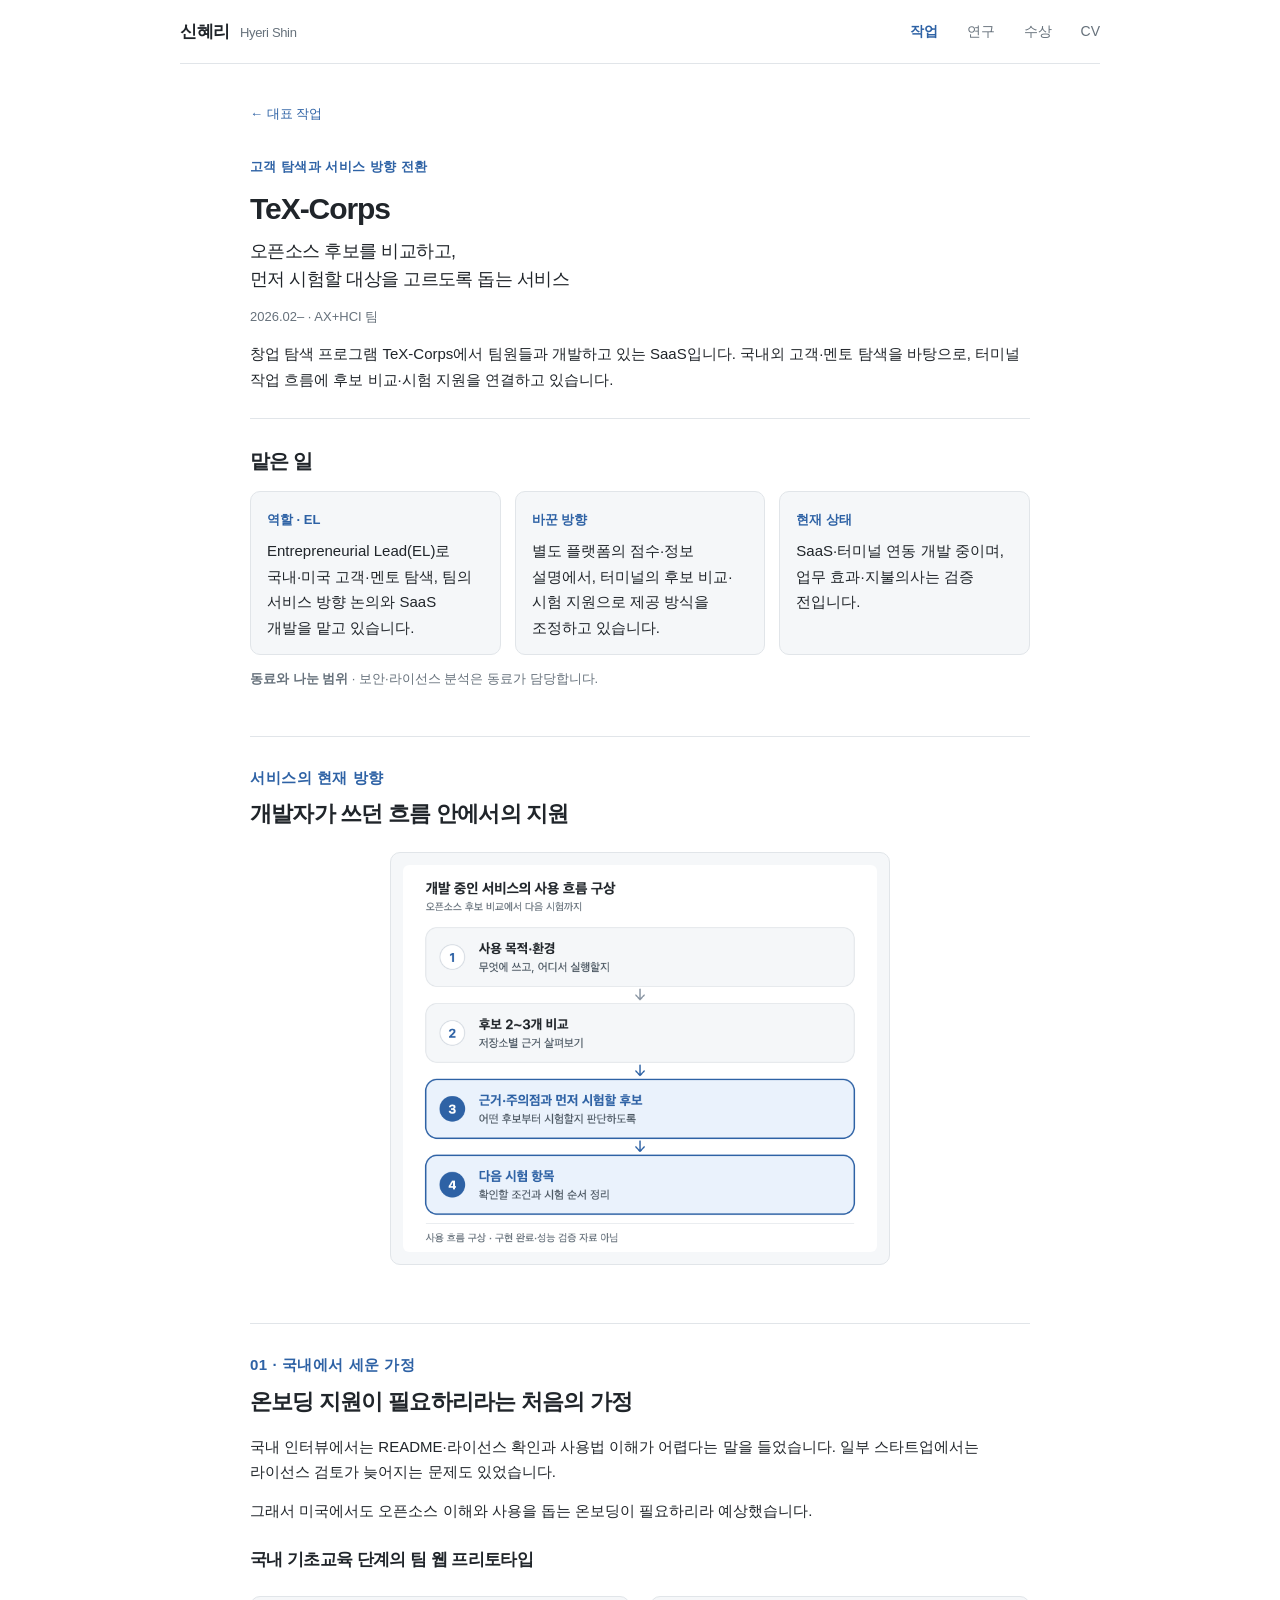
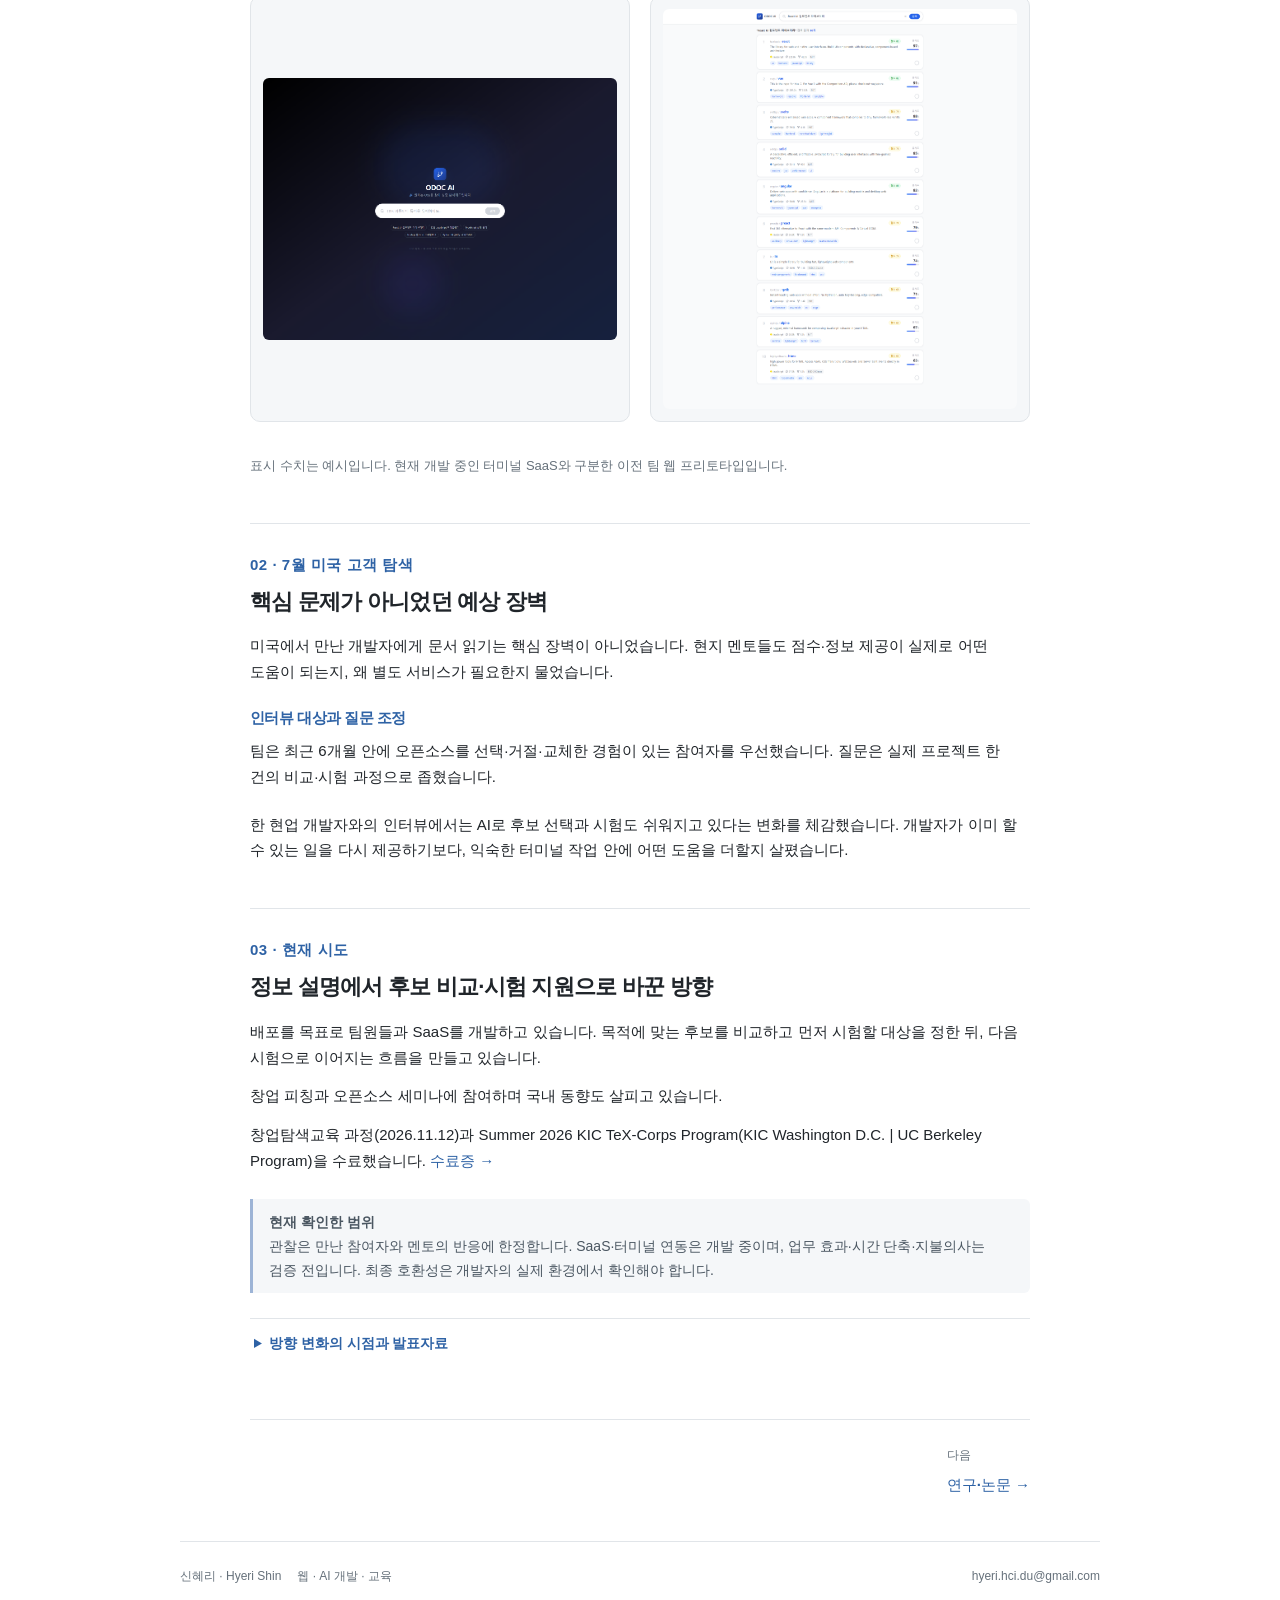
<file: projects/tex-corps.html>
<!doctype html>
<html lang="ko">
<head>
<meta charset="utf-8">
<meta name="viewport" content="width=device-width, initial-scale=1">
<meta name="description" content="국내외 고객 탐색을 바탕으로 OSS 온보딩 가정을 바꾸고 터미널 SaaS를 개발하는 과정.">
<meta name="color-scheme" content="light">
<title>TeX-Corps · 신혜리</title>
<link rel="stylesheet" href="../styles.css">
</head>
<body>
<a class="skip-link" href="#main">본문으로 바로가기</a>
<header class="site-header"><div class="header-inner"><a class="brand" href="../">신혜리<span>Hyeri Shin</span></a><nav aria-label="주요 메뉴"><a href="../#work" aria-current="page">작업</a><a href="../research.html">연구</a><a href="../awards.html">수상</a><a href="../cv.html">CV</a></nav></div></header>
<main id="main">
<article class="project-page page-width"><header class="project-heading"><a class="back-link" href="../#work">← 대표 작업</a><p class="eyebrow">고객 탐색과 서비스 방향 전환</p><h1>TeX-Corps</h1><p class="project-deck">오픈소스 후보를 비교하고,<br>먼저 시험할 대상을 고르도록 돕는 서비스</p><p class="project-meta">2026.02– · AX+HCI 팀</p><p>창업 탐색 프로그램 TeX-Corps에서 팀원들과 개발하고 있는 SaaS입니다. 국내외 고객·멘토 탐색을 바탕으로, 터미널 작업 흐름에 후보 비교·시험 지원을 연결하고 있습니다.</p></header>
<section class="project-section project-summary"><div class="section-heading"><h2>맡은 일</h2></div><div class="role-grid"><div><span>역할 · EL</span><p>Entrepreneurial Lead(EL)로 국내·미국 고객·멘토 탐색, 팀의 서비스 방향 논의와 SaaS 개발을 맡고 있습니다.</p></div><div><span>바꾼 방향</span><p>별도 플랫폼의 점수·정보 설명에서, 터미널의 후보 비교·시험 지원으로 제공 방식을 조정하고 있습니다.</p></div><div><span>현재 상태</span><p>SaaS·터미널 연동 개발 중이며, 업무 효과·지불의사는 검증 전입니다.</p></div></div><p class="note"><strong>동료와 나눈 범위</strong> · 보안·라이선스 분석은 동료가 담당합니다.</p></section>
<section class="project-section"><div class="section-heading"><p class="eyebrow">서비스의 현재 방향</p><h2>개발자가 쓰던 흐름 안에서의 지원</h2></div><figure class="diagram diagram--compact"><a class="image-link" href="../assets/tex_workflow_v3.png" target="_blank" rel="noopener noreferrer" aria-label="목적과 환경 입력부터 후보 비교, 근거와 우선 후보, 다음 시험 항목으로 이어지는 사용 흐름 구상 — 원본 이미지 열기"><img src="../assets/tex_workflow_v3.png" width="1500" height="1224" alt="목적과 환경 입력부터 후보 비교, 근거와 우선 후보, 다음 시험 항목으로 이어지는 사용 흐름 구상" loading="lazy"></a></figure></section>
<section class="project-section"><div class="section-heading"><p class="eyebrow">01 · 국내에서 세운 가정</p><h2>온보딩 지원이 필요하리라는 처음의 가정</h2></div><p>국내 인터뷰에서는 README·라이선스 확인과 사용법 이해가 어렵다는 말을 들었습니다. 일부 스타트업에서는 라이선스 검토가 늦어지는 문제도 있었습니다.</p><p>그래서 미국에서도 오픈소스 이해와 사용을 돕는 온보딩이 필요하리라 예상했습니다.</p><h3>국내 기초교육 단계의 팀 웹 프리토타입</h3><div class="figure-pair"><figure class=""><a class="image-link" href="../assets/tex_pretotype_search_original.png" target="_blank" rel="noopener noreferrer" aria-label="국내 기초교육 단계 팀 웹 프리토타입의 검색 화면 — 원본 이미지 열기"><img src="../assets/tex_pretotype_search_original.png" width="1718" height="1270" alt="국내 기초교육 단계 팀 웹 프리토타입의 검색 화면" loading="lazy"></a></figure><figure class=""><a class="image-link" href="../assets/tex_pretotype_candidates_original.png" target="_blank" rel="noopener noreferrer" aria-label="국내 기초교육 단계 팀 웹 프리토타입의 후보 목록 화면 — 원본 이미지 열기"><img src="../assets/tex_pretotype_candidates_original.png" width="1718" height="1944" alt="국내 기초교육 단계 팀 웹 프리토타입의 후보 목록 화면" loading="lazy"></a></figure></div><p class="note">표시 수치는 예시입니다. 현재 개발 중인 터미널 SaaS와 구분한 이전 팀 웹 프리토타입입니다.</p></section>
<section class="project-section"><div class="section-heading"><p class="eyebrow">02 · 7월 미국 고객 탐색</p><h2>핵심 문제가 아니었던 예상 장벽</h2></div><p>미국에서 만난 개발자에게 문서 읽기는 핵심 장벽이 아니었습니다. 현지 멘토들도 점수·정보 제공이 실제로 어떤 도움이 되는지, 왜 별도 서비스가 필요한지 물었습니다.</p><div class="decision"><h3>인터뷰 대상과 질문 조정</h3><p>팀은 최근 6개월 안에 오픈소스를 선택·거절·교체한 경험이 있는 참여자를 우선했습니다. 질문은 실제 프로젝트 한 건의 비교·시험 과정으로 좁혔습니다.</p></div><p>한 현업 개발자와의 인터뷰에서는 AI로 후보 선택과 시험도 쉬워지고 있다는 변화를 체감했습니다. 개발자가 이미 할 수 있는 일을 다시 제공하기보다, 익숙한 터미널 작업 안에 어떤 도움을 더할지 살폈습니다.</p></section>
<section class="project-section"><div class="section-heading"><p class="eyebrow">03 · 현재 시도</p><h2>정보 설명에서 후보 비교·시험 지원으로 바꾼 방향</h2></div><p>배포를 목표로 팀원들과 SaaS를 개발하고 있습니다. 목적에 맞는 후보를 비교하고 먼저 시험할 대상을 정한 뒤, 다음 시험으로 이어지는 흐름을 만들고 있습니다.</p><p>창업 피칭과 오픈소스 세미나에 참여하며 국내 동향도 살피고 있습니다.</p><p>창업탐색교육 과정(2026.11.12)과 Summer 2026 KIC TeX-Corps Program(KIC Washington D.C. | UC Berkeley Program)을 수료했습니다. <a href="../awards.html#texcorps">수료증 →</a></p><div class="boundary"><strong>현재 확인한 범위</strong><br>관찰은 만난 참여자와 멘토의 반응에 한정합니다. SaaS·터미널 연동은 개발 중이며, 업무 효과·시간 단축·지불의사는 검증 전입니다. 최종 호환성은 개발자의 실제 환경에서 확인해야 합니다.</div><details><summary>방향 변화의 시점과 발표자료</summary><div class="detail-body"><ul class="timeline-list"><li><span>2026.06.22</span><p>보고서만으로 고객 환경의 최종 호환성을 보장하기 어렵다고 보고, 후보 사전 선별·시험 우선순위로 범위를 조정했습니다.</p></li><li><span>2026.07</span><p>미국 고객·멘토의 반응을 통해 기존 문서·AI 도구에 더할 가치를 재검토했습니다.</p></li><li><span>2026.07.22</span><p>작업 환경 안에서 후보를 비교하고 다음 시험을 제안하는 방향을 발표했습니다.</p></li></ul><p class="note">후속 고객은 OSS 도입을 판단하는 Tech Lead·Senior Engineer 등을 가정했으며, 실제 구매자는 확인이 필요합니다.</p><p class="note">발표자료의 사업모델·고객퍼널·비용 구조는 당시의 가설·예상치입니다.</p><ul class="plain-records"><li><a href="../assets/presentations/tex_corps_20260722.pdf" target="_blank" rel="noopener noreferrer">2026.07.22 발표자료 PDF · 발표자 신혜리 · 13쪽<span class="external" aria-hidden="true">↗</span></a><p>5쪽 전후 비교, 13쪽 Keep/Change/Test Next</p></li><li><a href="../assets/presentations/tex_overseas_lesson2_source.pdf" target="_blank" rel="noopener noreferrer">해외교육 2차 발표자료 PDF · 발표자 신혜리 · 7쪽<span class="external" aria-hidden="true">↗</span></a><p>2–3쪽 인터뷰 방법</p></li></ul></div></details></section><nav class="project-next" aria-label="다음 페이지"><a href="../research.html"><span>다음</span><strong>연구·논문 →</strong></a></nav></article></main>
<footer class="site-footer"><div><a href="../">신혜리 · Hyeri Shin</a><span>웹 · AI 개발 · 교육</span></div><a href="mailto:hyeri.hci.du@gmail.com">hyeri.hci.du@gmail.com</a></footer>
</body>
</html>
</file>
<file: styles.css>
:root{--ink:#20252a;--muted:#66717b;--accent:#315b84;--line:#e1e5e9;--soft:#f5f7f9;--width:1060px;--reading:840px}
*{box-sizing:border-box}
html{scroll-padding-top:32px}
body{margin:0;background:#fff;color:var(--ink);font:16px/1.78 -apple-system,BlinkMacSystemFont,"Apple SD Gothic Neo","Noto Sans KR","Malgun Gothic",sans-serif;word-break:keep-all;overflow-wrap:break-word;-webkit-font-smoothing:antialiased}
a{color:var(--accent);text-decoration:none;text-underline-offset:4px}
a:hover{text-decoration:underline}
a:focus-visible,summary:focus-visible{outline:2px solid var(--accent);outline-offset:5px;border-radius:2px}
img{max-width:100%;height:auto;display:block}
button,input{font:inherit}
h1,h2,h3,h4,p,figure,ul,ol,dl{margin-top:0}
h1,h2,h3,h4{color:var(--ink);line-height:1.4;letter-spacing:-.035em;font-weight:650}
h1{font-size:36px;margin-bottom:20px}
h2{font-size:27px;margin-bottom:19px}
h3{font-size:21px;margin-bottom:12px}
h4{font-size:17px;margin-bottom:8px}
p{margin-bottom:17px}
strong{font-weight:650}
code{font-size:.9em;background:var(--soft);padding:2px 5px;border-radius:3px}
ul,ol{padding-left:23px}
li+li{margin-top:7px}
.external{font-size:.8em;margin-left:4px;white-space:nowrap}
.page-width,.header-inner,.site-footer{width:min(var(--width),calc(100% - 64px));margin-inline:auto}
.skip-link{position:fixed;left:16px;top:-90px;z-index:99;background:#fff;padding:10px 16px;border:1px solid var(--accent)}
.skip-link:focus{top:12px}
.site-header{margin-bottom:52px}
.header-inner{display:flex;align-items:center;justify-content:space-between;gap:30px;min-height:92px;border-bottom:1px solid var(--line)}
.brand{font-size:18px;font-weight:650;color:var(--ink);letter-spacing:-.02em;white-space:nowrap}
.brand span{font-size:13px;font-weight:400;color:var(--muted);margin-left:10px}
.site-header nav{display:flex;gap:29px;align-items:center}
.site-header nav a{font-size:14px;color:var(--muted);padding:8px 0}
.site-header nav a[aria-current=page]{color:var(--accent);font-weight:650}
.hero{display:grid;grid-template-columns:185px 1fr;gap:47px;align-items:start;margin-bottom:56px;max-width:980px}
.portrait{width:185px;aspect-ratio:1399/1791;object-fit:cover;border:1px solid var(--line);border-radius:2px}
.hero-copy h1{font-size:31px;line-height:1.42;margin-bottom:16px}
.hero-copy .eyebrow{margin-bottom:8px}
.eyebrow{font-size:13px;color:var(--accent);font-weight:600;letter-spacing:.035em;margin-bottom:9px}
.intro{max-width:690px;font-size:16px;line-height:1.85;margin-bottom:13px}
.current-status{font-size:13px;color:var(--muted);margin-bottom:12px}
.contact-links{display:flex;gap:0;flex-wrap:wrap;font-size:14px;margin:13px 0 15px;color:#a0a8af}
.contact-links a{margin-inline:8px}
.contact-links a:first-child{margin-left:0}
.text-link{display:inline-flex;gap:14px;align-items:center;font-size:14px;font-weight:600}
.section-block{padding:42px 0 52px;border-top:1px solid var(--line)}
.section-heading{margin-bottom:26px}
.section-heading h2{margin-bottom:9px}
.section-heading>p:last-child:not(.eyebrow){color:var(--muted);font-size:15px;margin-bottom:0}
.work-row{display:grid;grid-template-columns:340px minmax(0,1fr);gap:38px;align-items:start;padding:29px 0 35px}
.work-row+.work-row{border-top:1px solid var(--line)}
.work-thumb{display:flex;min-height:196px;align-items:center;background:var(--soft);border:1px solid var(--line);padding:15px;overflow:hidden;border-radius:2px}
.work-thumb img{width:100%;height:auto;max-height:270px;object-fit:contain}
.workflow-thumb{padding:18px 23px}
.work-copy h3{font-size:24px;margin:3px 0 1px}
.work-copy h3 a{color:var(--ink)}
.work-copy>p{font-size:15px;margin-bottom:12px;line-height:1.75}
.work-copy .work-meta{font-size:12px;color:var(--muted);margin-bottom:5px;letter-spacing:.015em}
.work-copy .work-subtitle{font-size:16px;color:var(--accent);margin-bottom:13px}
.work-copy .role-line{font-size:13px;color:var(--ink-soft)}
.role-line strong{color:var(--ink);margin-right:7px}
.work-copy .result-line,.work-copy .status-line{font-size:12px;color:var(--muted);margin-bottom:12px}
.two-column{display:grid;grid-template-columns:1fr 1fr;gap:44px}
.summary-block h3{font-size:20px}
.summary-block h3 a{color:var(--ink)}
.small-meta,.record-meta{font-size:12px;color:var(--muted);margin-bottom:7px}
.summary-block>p:not(.small-meta){font-size:15px}
.recognition-list{list-style:none;padding:0;margin-bottom:23px}
.recognition-list li{display:grid;grid-template-columns:120px 1fr;gap:23px;padding:14px 0}
.recognition-list strong{font-size:16px}
.recognition-list p{font-size:14px;color:var(--muted);margin:4px 0 0}
.record-date{font-size:13px;color:var(--muted);font-variant-numeric:tabular-nums;letter-spacing:.005em}
.site-footer{border-top:1px solid var(--line);margin-top:60px;padding:24px 0 35px;display:flex;justify-content:space-between;gap:18px;font-size:12px;color:var(--muted)}
.site-footer>div{display:flex;gap:16px}
.site-footer a{color:var(--muted)}
.document-page{max-width:920px}
.page-heading{padding-bottom:27px}
.page-heading .lead{max-width:740px;font-size:17px;color:var(--ink-soft)}
.latin-name{font-size:23px;font-weight:400;margin-left:12px;color:var(--muted)}
.jump-links{display:flex;gap:25px;flex-wrap:wrap;border-block:1px solid var(--line);padding:14px 0;font-size:14px;margin-bottom:40px}
.cv-section{padding:23px 0 40px}
.cv-section+.cv-section{border-top:1px solid var(--line);padding-top:39px}
.cv-record{display:grid;grid-template-columns:175px 1fr;gap:27px;margin-top:26px}
.cv-record h3{font-size:18px;margin-bottom:4px}
.cv-record p{margin-bottom:5px;font-size:15px}
.cv-record .record-date{font-size:12px;padding-top:3px}
.cv-record .position{color:var(--muted);font-size:14px}
.cv-record a{font-size:13px}
.skill-list{margin-top:25px}
.skill-list>div{display:grid;grid-template-columns:175px 1fr;gap:27px;padding:12px 0;border-bottom:1px solid var(--line)}
.skill-list dt{font-weight:600;font-size:14px}
.skill-list dd{margin:0;font-size:15px}
.note{font-size:13px!important;color:var(--muted);line-height:1.8!important;margin-top:17px}
.subsection-title{font-size:18px;color:var(--accent);margin-top:28px}
.publication-list{padding-left:22px}
.publication-list>li{padding:14px 0 18px}
.publication-list p{font-size:14px;margin-bottom:8px}
.publication-list h4{font-size:16px}
.publication-list .record-meta{font-size:12px}
.resource-links{display:flex;gap:10px 22px;flex-wrap:wrap;font-size:13px;margin:17px 0}
.plain-records{list-style:none;padding:0}
.plain-records li{padding:13px 0;border-bottom:1px solid var(--line)}
.plain-records li>span{font-size:12px;color:var(--muted)}
.plain-records p{margin:3px 0 0;font-size:15px}
.back-link{display:inline-block;font-size:13px;margin-bottom:31px}
.project-heading{max-width:var(--reading);margin-inline:auto;margin-bottom:35px}
.project-heading h1{font-size:40px;margin-bottom:12px}
.project-deck{font-size:24px;line-height:1.55;font-weight:500;letter-spacing:-.03em;margin-bottom:19px}
.project-meta{font-size:13px;color:var(--muted)}
.project-cover{margin-bottom:46px}
figure{margin:28px auto 32px}
figure>a{display:block;border:1px solid var(--line);background:var(--soft);padding:12px;border-radius:2px}
figure>a:hover{border-color:#a7b9ca}
figure img{width:100%;object-fit:contain;max-height:900px}
figcaption{color:var(--muted);font-size:12px;line-height:1.75;margin-top:10px}
.project-section{max-width:var(--reading);margin-inline:auto;padding:38px 0 43px;border-top:1px solid var(--line)}
.project-section .section-heading{margin-bottom:24px}
.project-section p{font-size:16px}
.project-section h3{font-size:20px;margin-top:30px}
.project-section h3:first-child{margin-top:0}
.role-grid{display:grid;grid-template-columns:1fr 1fr 1fr;gap:27px;margin:22px 0}
.role-grid>div{border-top:2px solid #a7b9ca;padding-top:13px}
.role-grid span{font-size:13px;font-weight:650;color:var(--accent)}
.role-grid p{font-size:14px;margin-top:7px;margin-bottom:0;line-height:1.8}
.decision{margin:28px 0}
.decision h3{color:var(--accent);font-size:18px;margin-bottom:10px}
.feature-list{list-style:none;padding:0;margin:23px 0}
.feature-list li{display:grid;grid-template-columns:130px 1fr;gap:15px;border-top:1px solid var(--line);padding:13px 0;font-size:15px}
.feature-list li:last-child{border-bottom:1px solid var(--line)}
.feature-list strong{font-size:14px}
.feature-list li+li{margin-top:0}
.diagram{max-width:820px}
.diagram--compact{max-width:500px}
.diagram--medium{max-width:600px}
.diagram--technical{max-width:720px}
.diagram--dense{max-width:800px}
.diagram--compact img,.diagram--medium img,.diagram--technical img,.diagram--dense img{max-height:none}
details{margin:25px 0;border-block:1px solid var(--line)}
summary{padding:15px 4px;cursor:pointer;font-size:14px;font-weight:600;color:var(--accent)}
.detail-body{padding:7px 4px 20px}
.detail-body p{font-size:14px}
.detail-body figure{margin-block:17px}
.project-next{max-width:var(--reading);margin-inline:auto;border-top:1px solid var(--line);padding-top:25px;display:flex;justify-content:flex-end}
.project-next a{display:grid;gap:6px}
.project-next span{font-size:12px;color:var(--muted)}
.project-next strong{font-size:16px;font-weight:550}
.figure-pair{display:grid;grid-template-columns:1fr 1fr;gap:20px}
.figure-pair figure{min-width:0;margin:15px 0}
.figure-pair figure>a{height:100%;display:flex;align-items:center}
.timeline-list{list-style:none;padding:0;margin-top:25px}
.timeline-list li{display:grid;grid-template-columns:110px 1fr;gap:24px;padding:15px 0;border-top:1px solid var(--line)}
.timeline-list span{font-size:12px;color:var(--muted)}
.timeline-list p{font-size:15px;margin:0}
.research-block{padding:38px 0 45px;border-top:1px solid var(--line)}
.research-block>h2{margin-bottom:18px}
.research-block .research-intro{max-width:780px}
.research-block .project-section{border:0;padding:0;max-width:none}
.boundary{border-left:3px solid #a7b9ca;padding:3px 0 3px 18px;margin:25px 0;color:var(--ink-soft);font-size:14px}
.research-block figure{max-width:820px}
.award-record{padding:27px 0;border-top:1px solid var(--line)}
.award-record h3{font-size:19px}
.award-record p{font-size:14px}
.award-record .award-image{max-width:460px;margin-inline:auto}
.award-record .award-image img{max-height:640px;width:100%;object-fit:contain}
.award-group{padding-top:35px}
.award-summary{display:grid;grid-template-columns:110px 1fr;gap:20px}
@media(min-width:1400px){.site-header{margin-bottom:60px}.hero{margin-bottom:64px}}
@media(max-width:800px){.page-width,.header-inner,.site-footer{width:calc(100% - 40px)}.site-header{margin-bottom:43px}.header-inner{min-height:78px}.site-header nav{gap:20px}.brand span{display:none}.hero{grid-template-columns:145px 1fr;gap:29px;margin-bottom:52px}.portrait{width:145px}.hero-copy h1{font-size:26px}.intro{font-size:15px}.current-status{font-size:12px}.work-row{grid-template-columns:270px 1fr;gap:27px}.work-copy>p{font-size:14px}.work-copy h3{font-size:21px}.work-thumb{min-height:170px}.role-grid{gap:19px}.project-heading h1{font-size:35px}.project-deck{font-size:23px}.project-section h2{font-size:25px}.site-footer{flex-wrap:wrap}}
@media(max-width:620px){body{font-size:15px;line-height:1.8}.page-width,.header-inner,.site-footer{width:calc(100% - 36px)}.header-inner{min-height:72px;gap:15px}.site-header nav{gap:17px}.site-header nav a{font-size:13px}.brand{font-size:17px}.site-header{margin-bottom:34px}.hero{grid-template-columns:104px 1fr;column-gap:22px;row-gap:20px;align-items:start}.portrait{width:104px}.hero-copy h1{font-size:23px;line-height:1.45;margin-bottom:14px}.hero-copy .eyebrow{font-size:12px}.hero .intro,.hero .current-status,.hero .contact-links,.hero .text-link{grid-column:1/-1}.hero-copy{display:contents}.hero-copy>.eyebrow{grid-column:2;grid-row:1;align-self:start}.hero-copy>h1{grid-column:2;grid-row:1;margin-top:29px}.hero-copy .intro{margin-bottom:-6px}.current-status{margin-bottom:-7px}.contact-links{margin:3px 0 0;font-size:13px}.hero .text-link{justify-self:start;margin-top:-6px}.desktop-break{display:none}.section-block{padding:31px 0 37px}.section-heading{margin-bottom:18px}h2{font-size:24px}.work-row{display:block;padding:23px 0 30px}.work-thumb{padding:14px;min-height:170px;max-height:270px;margin-bottom:20px}.work-thumb img{max-height:225px}.workflow-thumb{padding:18px 33px}.work-copy h3{font-size:23px}.work-copy>p{font-size:15px}.work-copy .work-meta{font-size:12px}.two-column{grid-template-columns:1fr;gap:28px}.recognition-list li{grid-template-columns:82px 1fr;gap:13px;padding:12px 0}.recognition-list strong{font-size:14px}.recognition-list p{font-size:13px}.record-date{font-size:12px}.site-footer{margin-top:35px;padding-block:22px;font-size:12px}.site-footer>div{gap:11px}.page-heading h1{font-size:30px}.latin-name{font-size:19px;margin-left:8px}.page-heading .lead{font-size:16px}.jump-links{gap:23px;font-size:13px;margin-bottom:25px}.cv-section{padding-block:20px 30px}.cv-section+.cv-section{padding-top:29px}.cv-record{grid-template-columns:1fr;gap:1px;margin-top:24px}.cv-record .record-date{margin-bottom:3px}.cv-record h3{font-size:17px}.skill-list>div{grid-template-columns:100px 1fr;gap:13px}.skill-list dd{font-size:14px}.skill-list dt{font-size:13px}.publication-list{padding-left:18px}.publication-list h4{font-size:16px}.project-heading{margin-bottom:25px}.project-heading h1{font-size:34px}.project-deck{font-size:21px}.project-meta{font-size:12px}.back-link{margin-bottom:23px}.resource-links{font-size:12px;gap:9px 18px}.project-cover{margin-bottom:31px}figure>a{padding:6px}figure{margin-block:23px}figcaption{font-size:12px}.project-section{padding:29px 0 32px}.project-section h2{font-size:24px}.project-section p{font-size:15px}.project-section h3{font-size:19px}.role-grid{grid-template-columns:1fr;gap:15px}.role-grid>div{display:grid;grid-template-columns:80px 1fr;gap:12px;border-top:1px solid var(--line);padding-top:12px}.role-grid p{margin-top:0}.feature-list li{grid-template-columns:1fr;gap:3px;padding:12px 0;font-size:14px}.decision h3{font-size:18px}.note{font-size:12px!important}.figure-pair{grid-template-columns:1fr;gap:0}.timeline-list li{grid-template-columns:80px 1fr;gap:15px}.timeline-list p{font-size:14px}.project-next strong{font-size:14px}.research-block{padding-block:29px}.award-summary{grid-template-columns:85px 1fr;gap:12px}.award-record h3{font-size:18px}.award-record .award-image{max-width:100%}}
@media(prefers-reduced-motion:reduce){*{scroll-behavior:auto!important}}
@media print{.site-header,.jump-links,.back-link,.project-next{display:none}.site-footer{margin-top:30px}.page-width{width:100%}a{color:#20252a}.project-section{break-inside:auto}details:not([open])>.detail-body{display:block}.hero{display:flex}.work-row{break-inside:avoid}}

.thumb-note{font-size:12px;color:var(--muted);line-height:1.6;margin:9px 0 0}.project-cover img{max-height:540px;object-fit:contain}

/* v2: roles, reading routes, and grouped recognition */
.work-copy .work-meta{font-size:13px}
.work-copy .role-line{font-size:14px;color:var(--ink-soft)}
.work-copy .result-line,.work-copy .status-line{font-size:13px;color:var(--ink-soft)}
.result-line strong,.status-line strong{color:var(--ink);font-weight:600;margin-right:7px}
.project-jump{max-width:var(--reading);margin:0 auto 30px;gap:28px;padding-block:12px}
.award-entry-grid{display:grid;grid-template-columns:repeat(3,minmax(0,1fr));gap:22px}
.award-entry{color:var(--ink);display:flex;flex-direction:column;border:1px solid var(--line);padding:23px 21px 20px;border-radius:2px}
.award-entry:hover{border-color:#a7b9ca;text-decoration:none;background:var(--soft)}
.award-entry h3{font-size:18px;margin:11px 0 5px}
.award-entry p{font-size:13px;color:var(--muted);margin-bottom:13px}
.award-entry .award-name{font-size:14px;color:var(--accent);font-weight:600;margin-bottom:10px}
.award-entry .record-date{font-size:12px}
.entry-link{font-size:12px;color:var(--accent);margin-top:auto;padding-top:6px}
.cv-appointment{margin-top:13px}
.cv-appointment+.cv-appointment{margin-top:22px;padding-top:17px;border-top:1px solid var(--line)}
.cv-record .appointment-period{font-size:12px;color:var(--muted);font-variant-numeric:tabular-nums;margin-bottom:4px}
.research-demo-pair{align-items:start}
.research-demo-pair figure>a{height:auto;min-height:200px}
@media(max-width:800px){.award-entry-grid{gap:15px}.award-entry{padding:18px 16px}.award-entry h3{font-size:16px}}
@media(max-width:620px){.work-copy .work-meta{font-size:13px}.award-entry-grid{grid-template-columns:1fr;gap:13px}.award-entry{padding:18px 20px}.award-entry h3{font-size:18px}.project-jump{gap:17px;font-size:13px}.research-demo-pair figure>a{min-height:0}.cv-record .appointment-period{font-size:12px}.cv-appointment{margin-top:10px}}

.skill-list dt{display:flex;align-items:center;gap:10px}.skill-list dt img{width:22px;height:22px;flex:0 0 22px}.icon-credit{font-size:12px;color:var(--muted);margin-top:8px}.icon-credit a{color:var(--muted)}
@media(max-width:620px){.skill-list>div{grid-template-columns:120px 1fr}.skill-list dt{gap:8px}}

/* v3: group primary actions and align dates within one institution. */
.hero{margin-bottom:48px}
.hero-actions{display:flex;align-items:center;flex-wrap:wrap;gap:9px 20px;margin-top:16px;font-size:14px}
.hero-actions .secondary-link{font-size:13px;color:var(--muted)}
.cv-institution{margin-top:26px}
.cv-institution>h3{margin-left:202px;font-size:18px;margin-bottom:13px}
.cv-role-row{display:grid;grid-template-columns:175px 1fr;gap:27px;padding:10px 0}
.cv-role-row p{font-size:15px;margin-bottom:5px}
.cv-role-row .record-date{font-size:12px;padding-top:3px;font-variant-numeric:tabular-nums}
.cv-role-row .position{font-size:14px;font-weight:600;color:var(--ink-soft)}
@media(max-width:620px){.hero .hero-actions{grid-column:1/-1;justify-self:start;margin-top:0;font-size:13px}.hero-actions{gap:10px 18px}.hero-actions .text-link{margin-top:0}.hero-actions .secondary-link{font-size:12px}.cv-institution>h3{margin-left:0;font-size:17px}.cv-role-row{grid-template-columns:1fr;gap:0;padding-block:8px}.cv-role-row .record-date{margin-bottom:4px}}

/* Compact only the two project summaries; retain role text sizes. */
.project-summary{padding-top:22px;padding-bottom:26px}.project-summary .section-heading{margin-bottom:12px}.project-summary .section-heading h2{font-size:23px}.project-summary .role-grid{margin-top:16px;margin-bottom:12px}.project-summary .note{margin-top:12px}

/* Per-technology badges use local original logos and readable names. */
.tech-badges{display:flex;flex-wrap:wrap;gap:6px;align-items:center}
.tech-badge{display:inline-flex;align-items:center;justify-content:center;gap:6px;min-height:30px;padding:4px 8px;border:1px solid #dce4ec;border-radius:4px;background:#f3f6f9;color:var(--ink);font-size:12.5px;font-weight:600;line-height:1.4;white-space:nowrap}
.tech-badge img{display:block;width:18px;height:18px;object-fit:contain;flex:0 0 18px}
.tech-badge--name-only{padding-inline:10px}
.tech-badge--wordmark{background:#fff;padding-inline:9px}
.tech-badge--wordmark img{width:80.325px;height:17px;flex:0 0 auto}
.skill-list>div{align-items:start}
.skill-list dt{padding-top:5px}
@media(max-width:620px){.skill-list>div{grid-template-columns:1fr;gap:11px;padding-block:16px}.skill-list dt{padding-top:0;font-size:14px}}

/* v6: 사용 기술·검증·교육 과정·그 밖의 작업 표시와 모서리 손질. 배지 30px과 도식 표시폭은 v5 그대로. */
:root{--radius:10px;--radius-sm:6px}
.tech-note{margin:22px 0;padding:14px 18px;background:var(--soft);border:1px solid var(--line);border-radius:var(--radius)}
.tech-note p{font-size:14px!important;margin-bottom:6px;line-height:1.75}
.tech-note p:last-child{margin-bottom:0}
.verify-line{font-size:14px!important;color:var(--ink-soft)}
.experiment{margin:22px 0}
.experiment>p{font-size:14px}
.course-list{list-style:none;padding:0;margin:12px 0 4px}
.course-list li{display:grid;grid-template-columns:112px 1fr;gap:14px;padding:10px 0;border-top:1px solid var(--line)}
.course-list li+li{margin-top:0}
.course-list span{font-size:12px;color:var(--muted);font-variant-numeric:tabular-nums;padding-top:2px}
.course-list p{font-size:14px;margin:0;line-height:1.7}
.other-work{margin-top:8px;padding-top:26px;border-top:1px solid var(--line)}
.other-work-title{font-size:17px;color:var(--muted);margin-bottom:14px}
.other-work-item{border:1px solid var(--line);border-radius:var(--radius);padding:20px 22px;max-width:720px}
.other-work-item h4{font-size:18px;margin:2px 0 8px}
.other-work-item h4 a{color:var(--ink)}
.other-work-item p{font-size:14px;margin-bottom:10px;line-height:1.75}
.other-work-item .work-meta{font-size:13px;color:var(--muted);margin-bottom:4px}
.other-work-item .status-line{font-size:13px;color:var(--ink-soft)}
.work-thumb,figure>a,.award-entry,.portrait{border-radius:var(--radius)}
figure img,.work-thumb img{border-radius:var(--radius-sm)}
.tech-badge{border-radius:var(--radius-sm)}
.skip-link{border-radius:var(--radius-sm)}
@media(max-width:620px){.course-list li{grid-template-columns:1fr;gap:2px}.other-work-item{padding:16px 18px}}

/* v7: 기술 표기 통일(이름 배지), 실험 표, 링크 크기, 구분선, 회색 정리. 배지 높이 30px과 도식 표시폭은 그대로. */
:root{--ink-soft:#4b5762}
.nowrap{white-space:nowrap}
.sr-only{position:absolute;width:1px;height:1px;overflow:hidden;clip:rect(0 0 0 0);white-space:nowrap}
.tech-badge{padding:4px 10px;border:1px solid var(--line);background:var(--soft);color:var(--ink)}
.tb-js{background:#fbf3cf;border-color:#ecd97a;color:#6a5200}
.tb-react{background:#e0f5fa;border-color:#a8dbe8;color:#0b5f73}
.tb-vite{background:#f0e9fd;border-color:#cdbaf2;color:#5b30a6}
.tb-tailwind{background:#e4f0fc;border-color:#b0cff0;color:#1a5a96}
.tb-java{background:#fbeedd;border-color:#eccb9c;color:#86490f}
.tb-spring{background:#e8f5e0;border-color:#b8dca4;color:#2f6a1b}
.tb-fastapi{background:#ddf4ee;border-color:#a2d9c9;color:#0b6a55}
.tb-python{background:#e8edf9;border-color:#b9c7ea;color:#2d4d8e}
.tb-langgraph{background:#e0efed;border-color:#a9cfc9;color:#1c5a53}
.tb-git{background:#fde8e2;border-color:#f0bcae;color:#a2331b}
.tb-github{background:#eef0f2;border-color:#cfd5db;color:#24292f}
.tb-mysql{background:#e1eff5;border-color:#a9cfdf;color:#0d5a7a}
.tb-d3{background:#fdebdc;border-color:#f0c49c;color:#9a4a12}
.tb-kanana{background:#fbf2c4;border-color:#e8d36a;color:#5f4a00}
.tech-note{background:#fff}
.tech-note .tech-note-title{display:flex;flex-wrap:wrap;gap:4px 10px;align-items:baseline;margin-bottom:8px}
.tech-note-title span{font-size:12px;color:var(--muted)}
.tech-rows{margin:0 0 10px}
.tech-rows>div{display:grid;grid-template-columns:92px 1fr;gap:12px;padding:4px 0;align-items:start}
.tech-rows dt{font-size:13px;color:var(--muted);padding-top:5px}
.tech-rows dd{margin:0}
.project-section>.section-heading+.tech-note{margin-top:0}
.experiment-grid{display:grid;grid-template-columns:1fr 1fr;gap:30px;margin:18px 0 8px}
.experiment-item>p{font-size:14px;margin-bottom:6px}
.mini-table{width:100%;border-collapse:collapse;font-size:14px;font-variant-numeric:tabular-nums;margin-top:10px}
.mini-table th,.mini-table td{padding:8px 0 8px 14px;border-bottom:1px solid var(--line);text-align:right;white-space:nowrap}
.mini-table thead th{font-size:12px;font-weight:600;color:var(--muted);border-bottom-color:#a7b9ca}
.mini-table tbody th{font-size:13px;font-weight:600}
.mini-table th:first-child{text-align:left;padding-left:0}
main li>a,.detail-body>a{font-size:13px}
.cv-section>p>a{font-size:14px;font-weight:600}
details:last-child{border-bottom:0}
details.award-record{margin:0;border-bottom:0}
.other-work-item{max-width:none;display:grid;grid-template-columns:340px minmax(0,1fr);gap:38px;align-items:start;padding:22px 24px}
.other-work-item p:last-child{margin-bottom:0}
.project-cover{max-width:var(--reading)}
.project-cover img{max-height:600px}
@media(min-width:621px){.work-thumb{height:280px;justify-content:center}.work-thumb img{width:auto;max-width:100%;max-height:100%;margin:auto}}
@media(max-width:800px){.other-work-item{grid-template-columns:270px 1fr;gap:27px}.experiment-grid{grid-template-columns:1fr;gap:22px}}
@media(max-width:620px){.hero-copy>h1{margin-top:0}.other-work-item{display:block}.other-work-item>div+div{margin-top:12px}.tech-rows>div{grid-template-columns:1fr;gap:5px;padding:6px 0}.tech-rows dt{padding-top:0}}

/* v7 밀도: 본문 폭·글자 크기를 줄이고, 역할·링크·수상을 카드와 칩으로 묶는다. 글자 크기는 12·13·14·15·17·18·20·22·28·30px만 쓴다. */
:root{--accent:#2e62a5}
.eyebrow{font-size:13px}
.role-grid{gap:14px}
.role-grid>div{border:1px solid var(--line);background:var(--soft);border-radius:var(--radius);padding:14px 16px}
.role-grid span{font-size:13px}
.role-grid p{font-size:14px;line-height:1.7;margin-top:6px}
.resource-links{gap:8px}
.resource-links a,.hero-actions a{display:inline-flex;align-items:center;padding:5px 11px;border:1px solid var(--line);border-radius:var(--radius-sm);background:#fff;color:var(--ink-soft);font-size:13px;font-weight:500;line-height:1.5}
.resource-links a:hover,.hero-actions a:hover{border-color:var(--accent);color:var(--accent);text-decoration:none}
.hero-actions{gap:8px}
.hero-actions .text-link{gap:8px;color:var(--accent);border-color:#a7b9ca;font-weight:600}
.hero-actions .secondary-link{font-size:13px;color:var(--muted)}
.contact-links{font-size:0;gap:8px;margin:12px 0 14px}
.contact-links a,.contact-links a:first-child{margin:0;padding:5px 11px;border:1px solid var(--line);border-radius:var(--radius-sm);background:#fff;color:var(--ink-soft);font-size:13px;font-weight:500;line-height:1.5}
.contact-links a:hover{border-color:var(--accent);color:var(--accent);text-decoration:none}
.award-chips{display:flex;flex-wrap:wrap;gap:8px;margin:12px 0 14px}
.award-chip{display:inline-flex;padding:5px 11px;border:1px solid #ecd28a;border-radius:var(--radius-sm);background:#fdf3d7;color:#7a5300;font-size:13px;font-weight:600;line-height:1.5}
.award-chip:hover{border-color:#c9a23a;text-decoration:none}
.boundary{background:var(--soft);border-left:3px solid #9db4d6;border-radius:0 var(--radius-sm) var(--radius-sm) 0;padding:11px 16px;font-size:14px;color:var(--ink-soft)}
.tech-note{padding:12px 16px}
.tech-badge{font-size:13px}
.experiment-item{border:1px solid var(--line);border-radius:var(--radius);padding:14px 16px 6px}
.mini-table tbody tr:last-child th,.mini-table tbody tr:last-child td{border-bottom:0}
@media(min-width:621px){
:root{--width:920px;--reading:780px}
body{font-size:15px;line-height:1.72}
p{margin-bottom:13px}
h1{font-size:30px;margin-bottom:14px}
h2{font-size:22px;margin-bottom:14px}
h3{font-size:17px;margin-bottom:9px}
h4{font-size:15px}
.site-header{margin-bottom:36px}
.header-inner{min-height:64px}
.brand{font-size:17px}
.hero{grid-template-columns:150px 1fr;gap:34px;margin-bottom:36px;max-width:820px}
.portrait{width:150px}
.hero-copy h1{font-size:28px;margin-bottom:12px}
.intro{font-size:15px;line-height:1.75}
.section-block{padding:32px 0 38px}
.section-heading{margin-bottom:18px}
.work-row{grid-template-columns:250px minmax(0,1fr);gap:28px;padding:22px 0 26px}
.work-thumb{height:200px;min-height:0;padding:10px}
.workflow-thumb{padding:10px 14px}
.work-copy h3{font-size:20px}
.work-copy>p{font-size:14px;margin-bottom:9px;line-height:1.7}
.work-copy .work-subtitle{font-size:15px;margin-bottom:9px}
.work-copy .role-line{font-size:14px}
.work-copy .result-line,.work-copy .status-line{font-size:13px;margin-bottom:9px}
.other-work-item{grid-template-columns:250px minmax(0,1fr);gap:28px;padding:18px 20px}
.other-work-title{font-size:15px}
.other-work-item h4{font-size:17px}
.two-column{gap:34px}
.summary-block h3{font-size:17px}
.summary-block>p:not(.small-meta){font-size:14px}
.award-entry{padding:18px 18px 16px}
.award-entry h3{font-size:17px}
.document-page{max-width:780px}
.page-heading{padding-bottom:20px}
.page-heading .lead{font-size:15px}
.latin-name{font-size:20px}
.jump-links{padding:11px 0;margin-bottom:28px;gap:22px}
.cv-section{padding:16px 0 28px}
.cv-section+.cv-section{padding-top:28px}
.cv-record,.cv-role-row{grid-template-columns:150px 1fr;gap:22px}
.cv-record{margin-top:20px}
.cv-record h3,.cv-institution>h3{font-size:17px}
.cv-institution>h3{margin-left:172px}
.cv-record p,.cv-role-row p{font-size:14px}
.skill-list>div{grid-template-columns:150px 1fr;gap:22px;padding:10px 0}
.subsection-title{font-size:17px;margin-top:22px}
.publication-list h4{font-size:15px}
.publication-list>li{padding:10px 0 12px}
.plain-records p{font-size:14px}
.project-heading{margin-bottom:26px}
.project-heading h1{font-size:30px;margin-bottom:8px}
.project-deck{font-size:18px;line-height:1.55;margin-bottom:12px}
.project-jump{margin-bottom:22px}
.project-cover{margin-bottom:34px}
.project-section{padding:28px 0 32px}
.project-section .section-heading{margin-bottom:16px}
.project-section p{font-size:15px}
.project-section h2{font-size:22px}
.project-section h3{font-size:17px;margin-top:24px}
.project-summary .section-heading h2{font-size:20px}
.decision{margin:22px 0}
.decision h3{font-size:15px}
.feature-list{margin:16px 0}
.feature-list li{grid-template-columns:118px 1fr;padding:10px 0;font-size:14px}
.feature-list strong{font-size:13px}
figure{margin:22px auto 26px}
details{margin:20px 0}
summary{padding:12px 4px}
.timeline-list li{padding:11px 0}
.timeline-list p{font-size:14px}
.research-block{padding:30px 0 36px}
.research-block>h2{margin-bottom:14px}
.award-record{padding:20px 0}
.award-record h3{font-size:17px}
.project-next strong{font-size:15px}
.site-footer{margin-top:44px}
}

/* v9: 사용 기술 상자에 설명 줄이 없을 때 아래 여백을 없앤다. */
.tech-note .tech-rows:last-child{margin-bottom:0}

/* v12: CV 경력·교육의 큰 항목 사이 구분선. 과정·프로젝트 목록의 안쪽 줄은 그대로 둔다. */
#experience>div+div{border-top:1px solid var(--line);margin-top:22px;padding-top:22px}
</file>
